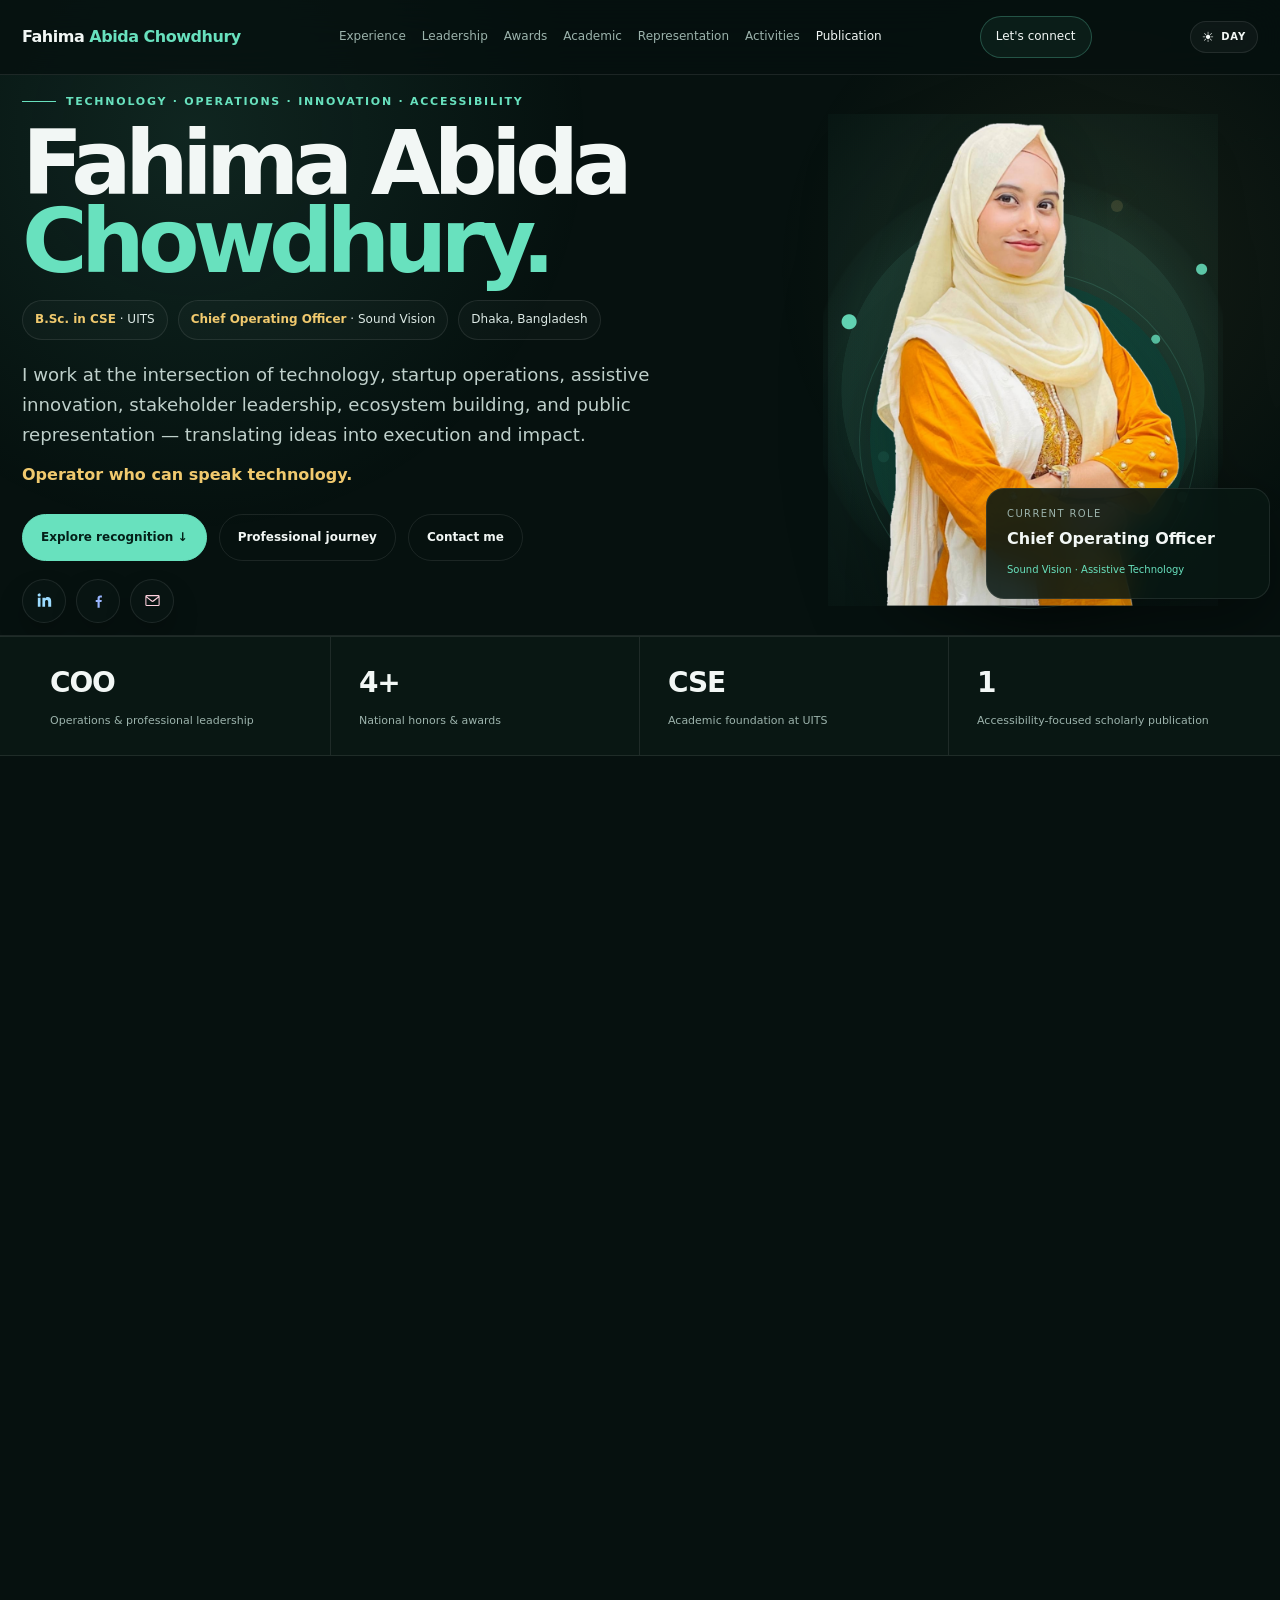
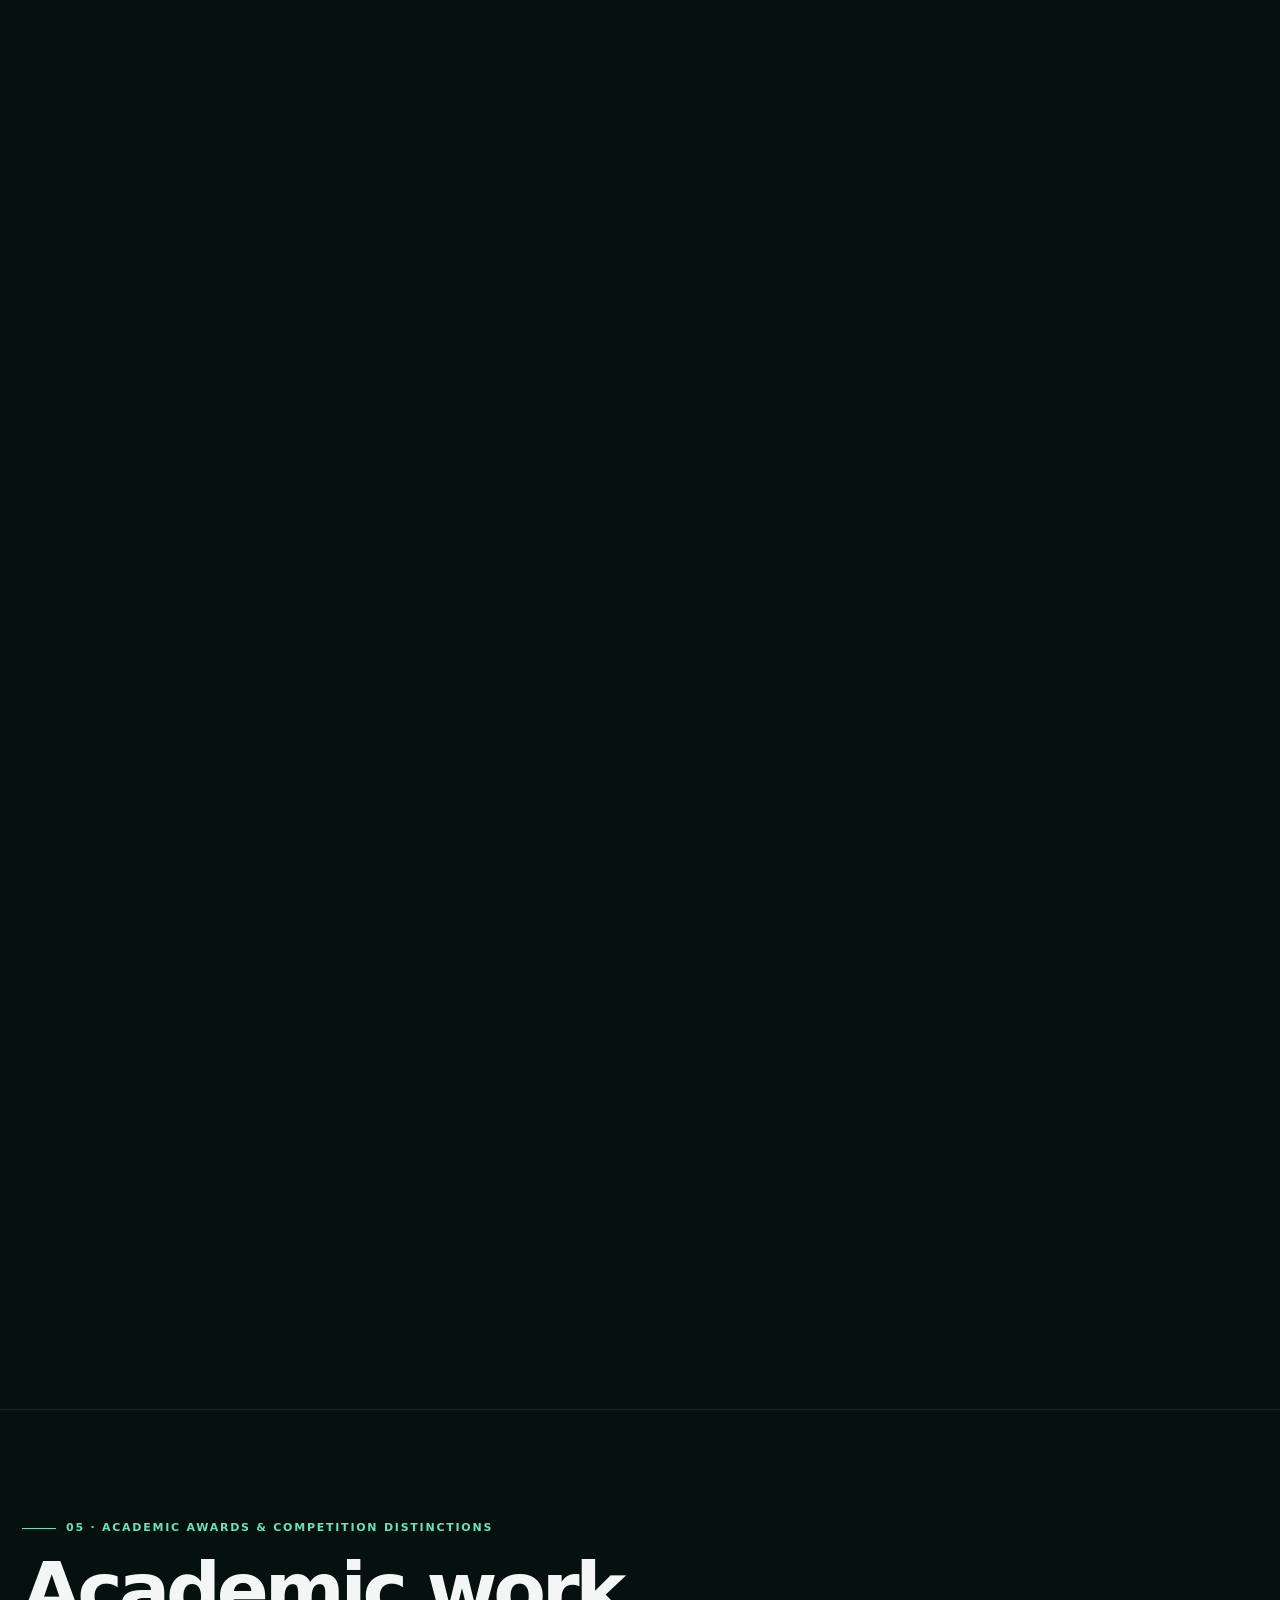
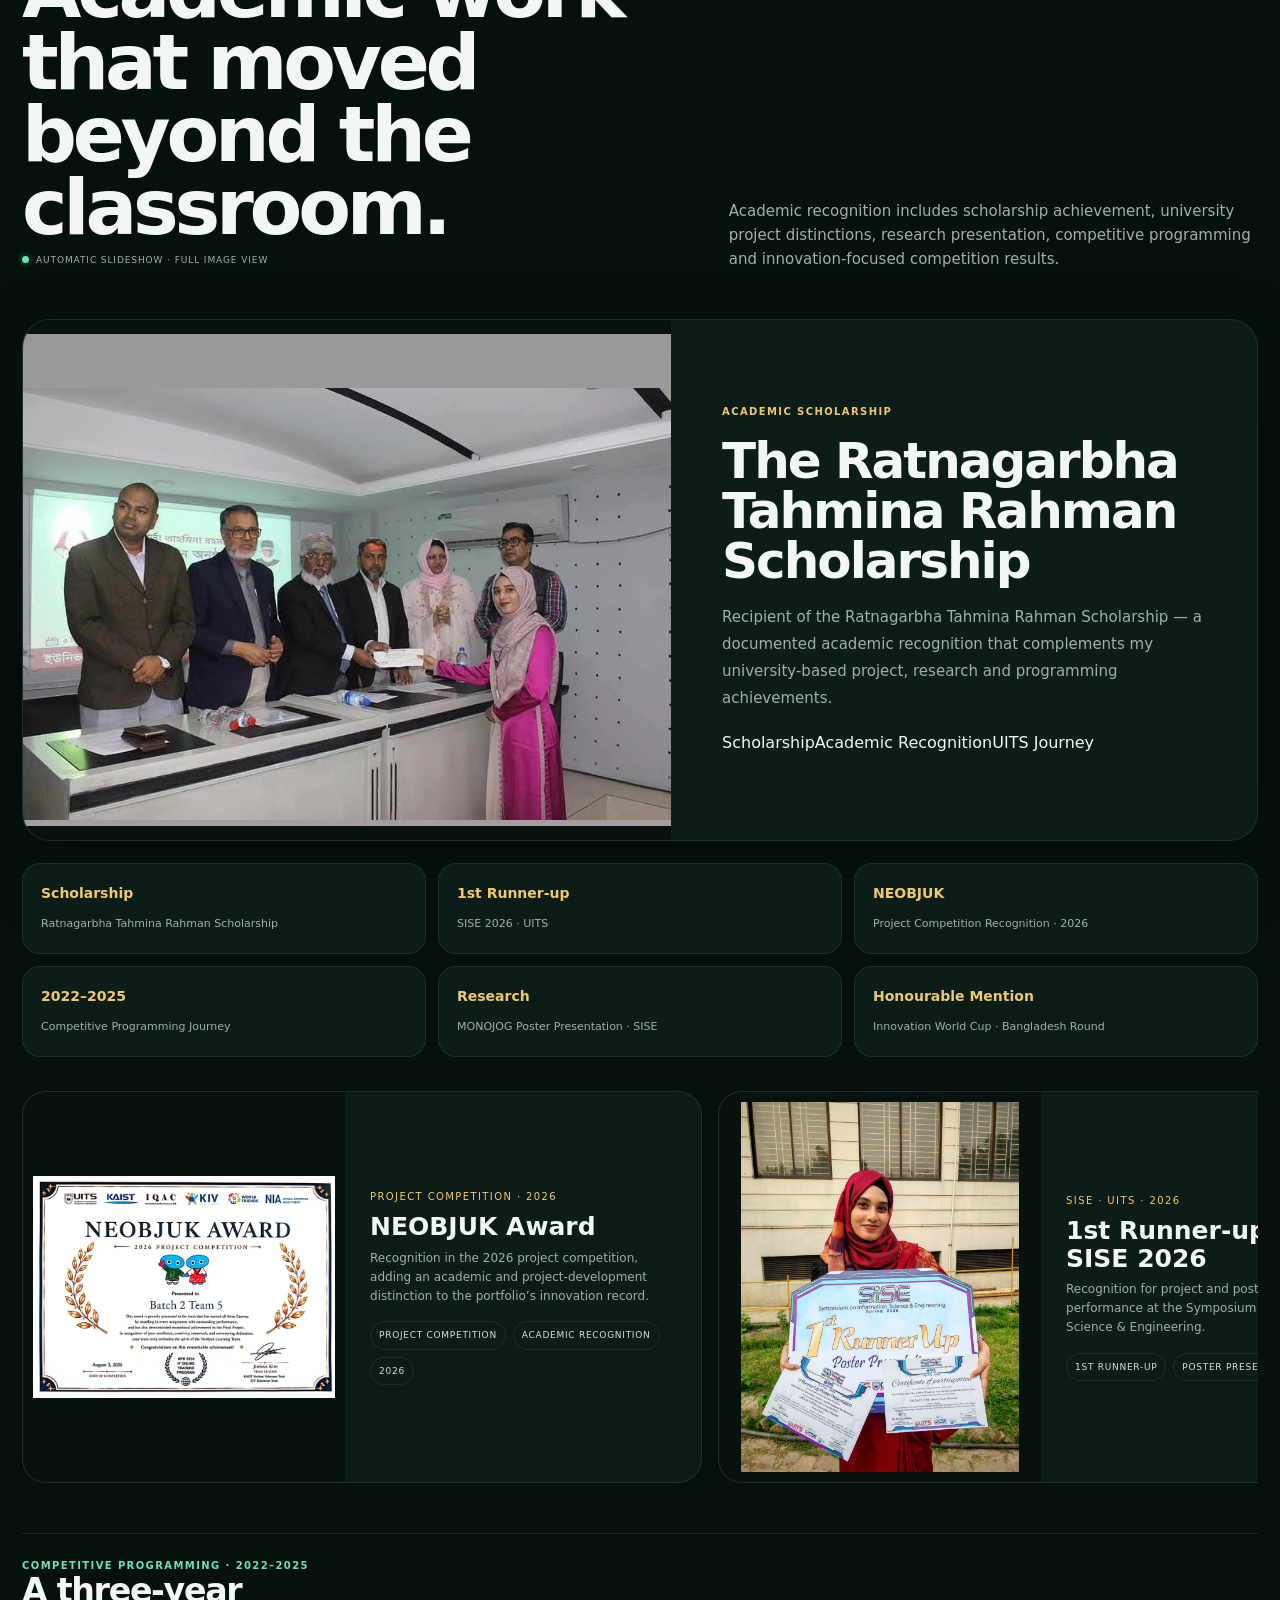
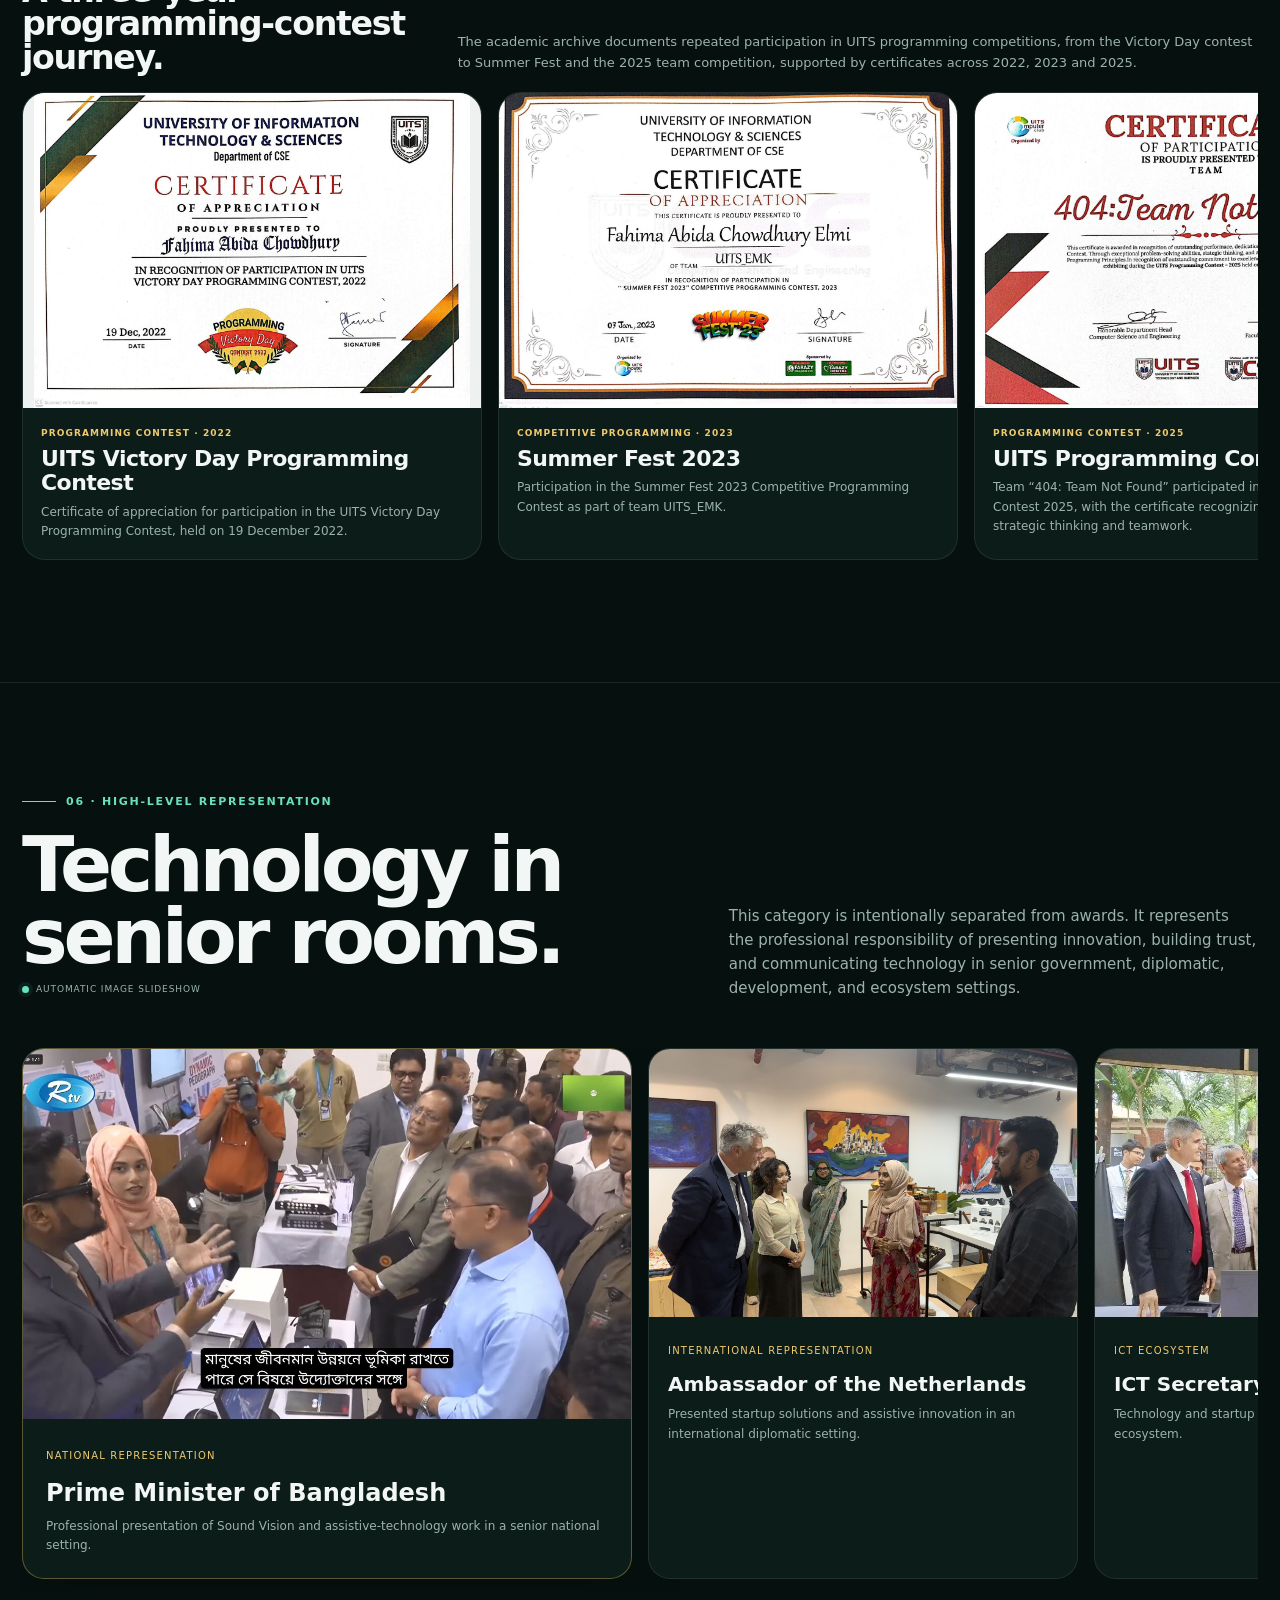
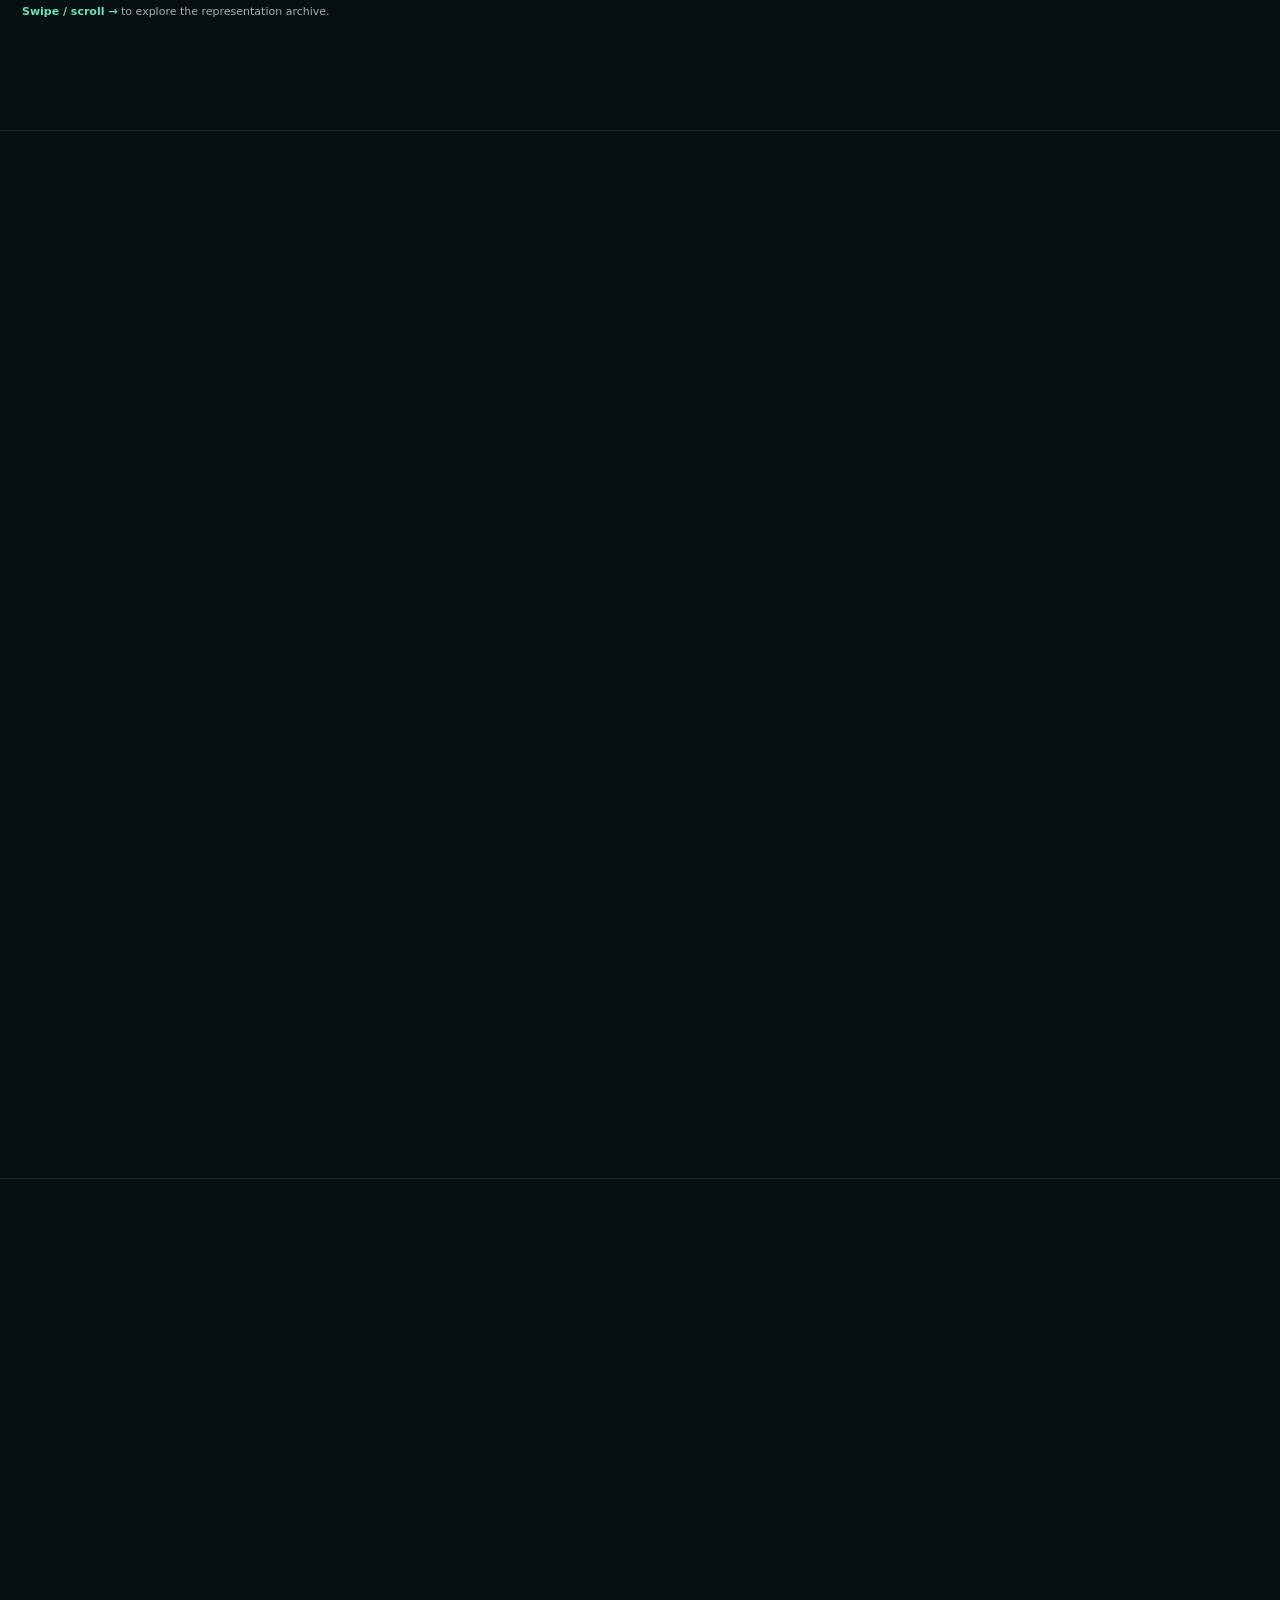
<file: index.html>
<!DOCTYPE html>

<html lang="en">
<head>
<meta charset="utf-8"/>
<meta content="width=device-width,initial-scale=1,viewport-fit=cover" name="viewport"/>
<meta content="#06110f" name="theme-color"/>
<meta name="color-scheme" content="dark light"/>
<title>Fahima Abida Chowdhury — Portfolio | COO · CSE · Innovation &amp; Accessibility</title>
<meta content="Fahima Abida Chowdhury — B.Sc. in CSE at UITS, Chief Operating Officer at Sound Vision; portfolio covering leadership, innovation awards, academic distinctions, startup programs, high-level representation, certificates and accessibility research." name="description"/>
<script>(function(){try{const saved=localStorage.getItem('fac-theme-v2');document.documentElement.dataset.theme=saved||'dark'}catch(e){document.documentElement.dataset.theme='dark'}})();</script>
<link href="styles.css" rel="stylesheet"/></head>
<body>
<div class="progress" id="progress"></div>
<header class="site-header"><div class="container nav"><a class="brand" href="#top">Fahima <span>Abida Chowdhury</span></a><nav aria-label="Primary" class="navlinks"><a href="#experience">Experience</a><a href="#ventures">Leadership</a><a href="#awards">Awards</a><a href="#academic-awards">Academic</a><a href="#representation">Representation</a><a href="#ecosystem">Activities</a><a href="#publication">Publication</a></nav><a class="nav-cta" href="#contact">Let's connect</a><button aria-label="Switch between day and night mode" class="theme-toggle" id="themeToggle" title="Day / Night mode" type="button"><span aria-hidden="true" class="theme-icon">☀</span><span class="theme-label">Day</span></button><button aria-label="Open menu" class="menu" id="menu">☰</button></div><nav class="mobile-nav" id="mobileNav"><a href="#experience">Professional Experience</a><a href="#ventures">Leadership &amp; Teams</a><a href="#awards">Awards, Grants &amp; Recognition</a><a href="#academic-awards">Academic Awards &amp; Distinctions</a><a href="#representation">High-Level Representation</a><a href="#ecosystem">Startup Ecosystem &amp; Events</a><a href="#activities">Co-curricular Leadership</a><a href="#credentials">Certificates &amp; Professional Learning</a><a href="#beyond">Beyond Work</a><a href="#publication">Publication</a><a href="#contact">Contact</a></nav></header>
<main id="top">
<section class="hero"><div class="hero-orbit"></div><div class="container hero-grid"><div><div class="eyebrow">Technology · Operations · Innovation · Accessibility</div><h1>Fahima Abida <span class="accent">Chowdhury.</span></h1><div class="identity"><span><b>B.Sc. in CSE</b> · UITS</span><span><b>Chief Operating Officer</b> · Sound Vision</span><span>Dhaka, Bangladesh</span></div><p class="hero-intro">I work at the intersection of technology, startup operations, assistive innovation, stakeholder leadership, ecosystem building, and public representation — translating ideas into execution and impact.</p><div class="rotate-wrap"><div class="rotate-list"><div>Operator who can speak technology.</div><div>Builder who can lead people.</div><div>Representative who can tell the story.</div><div>Researcher focused on inclusive AI.</div></div></div><div class="actions"><a class="btn primary" href="#awards">Explore recognition ↓</a><a class="btn" href="#experience">Professional journey</a><a class="btn" href="#contact">Contact me</a></div>
<div aria-label="Social links" class="hero-social">
<a aria-label="LinkedIn" class="hero-social-link linkedin" href="https://linkedin.com/in/fahima-chowdhury" rel="noopener noreferrer" target="_blank">
<svg aria-hidden="true" viewbox="0 0 24 24"><path d="M6.94 8.5H3.56V20h3.38V8.5ZM5.25 3A2 2 0 1 0 5.3 7a2 2 0 0 0-.05-4ZM20.44 12.73c0-3.47-1.85-5.08-4.32-5.08a3.74 3.74 0 0 0-3.37 1.85V8.5H9.37c.04.66 0 11.5 0 11.5h3.38v-6.42c0-.34.02-.68.12-.92.27-.68.88-1.38 1.91-1.38 1.35 0 1.89 1.03 1.89 2.54V20H20.44v-7.27Z" fill="currentColor"></path></svg>

</a>
<a aria-label="Facebook" class="hero-social-link facebook" href="https://www.facebook.com/elmi.chowdhury.58" rel="noopener noreferrer" target="_blank">
<svg aria-hidden="true" viewbox="0 0 24 24"><path d="M13.5 21v-7h2.3l.35-2.74H13.5V9.52c0-.79.22-1.33 1.36-1.33H16.3V5.74c-.25-.03-1.08-.1-2.06-.1-2.04 0-3.44 1.24-3.44 3.53v2.09H8.5V14h2.3v7h2.7Z" fill="currentColor"></path></svg>

</a>
<a aria-label="Email" class="hero-social-link email" href="mailto:hima64347@gmail.com">
<svg aria-hidden="true" viewbox="0 0 24 24"><path d="M3 6.75A1.75 1.75 0 0 1 4.75 5h14.5A1.75 1.75 0 0 1 21 6.75v10.5A1.75 1.75 0 0 1 19.25 19H4.75A1.75 1.75 0 0 1 3 17.25V6.75Zm1.79.2 6.66 5.15a.9.9 0 0 0 1.1 0l6.66-5.15a.25.25 0 0 0-.15-.45H4.94a.25.25 0 0 0-.15.45Zm14.71 1.66-5.9 4.56a2.4 2.4 0 0 1-3 0L4.7 8.61a.25.25 0 0 0-.4.2v8.19c0 .41.34.75.75.75h13.9c.41 0 .75-.34.75-.75V8.81a.25.25 0 0 0-.4-.2Z" fill="currentColor"></path></svg>

</a>
</div>
</div><div class="portrait-wrap"><span class="hero-petal petal-6"></span><span class="hero-petal petal-5"></span><span class="hero-petal petal-4"></span><span class="hero-petal petal-3"></span><span class="hero-petal petal-2"></span><span class="hero-petal petal-1"></span><div class="portrait hero-portrait-single"><img class="portrait-single-img" alt="Fahima Abida Chowdhury" decoding="async" loading="eager" fetchpriority="high" src="assets/formal-hero-final.png" width="774" height="1214"/></div><div class="float-card"><small>Current role</small><b>Chief Operating Officer</b><span>Sound Vision · Assistive Technology</span></div></div></div></section>
<div class="stats"><div class="container stats-grid"><div class="stat"><b>COO</b><span>Operations &amp; professional leadership</span></div><div class="stat"><b>4+</b><span>National honors &amp; awards</span></div><div class="stat"><b>CSE</b><span>Academic foundation at UITS</span></div><div class="stat"><b>1</b><span>Accessibility-focused scholarly publication</span></div></div></div>
<section><div class="container reveal"><div class="section-head"><div><div class="kicker">01 · Storyline</div><h2>A portfolio built as a journey.</h2></div><p>Rather than a long résumé page, the experience is organized around the roles I play: engineer, operator, team leader, award-winning innovator, ecosystem participant, representative, researcher, and person beyond work.</p></div><div class="journey"><article><small>01</small><b>Academic Foundation</b><span>B.Sc. CSE · UITS</span></article><article><small>02</small><b>Engineering</b><span>AI Lab Bangladesh</span></article><article><small>03</small><b>COO Leadership</b><span>Sound Vision</span></article><article><small>04</small><b>Recognition</b><span>Awards &amp; grants</span></article><article><small>05</small><b>Representation</b><span>National &amp; international</span></article><article><small>06</small><b>Research</b><span>Accessibility &amp; Agentic AI</span></article></div></div></section>
<section id="experience"><div class="container reveal"><div class="section-head"><div><div class="kicker">02 · Professional Journey</div><h2>From engineering practice to operating leadership.</h2></div><p>My career progression combines technical foundations with organizational execution, stakeholder management, partnerships, public representation, and team coordination.</p></div><div class="timeline"><article class="role"><div class="role-time">2025 — Present</div><div><div class="role-top"><div><div class="role-brand"><div class="logo"><img alt="Sound Vision logo" src="assets/sound-vision-logo.png"/ width="1196" height="171" loading="lazy" decoding="async" fetchpriority="low"></div><div><h3>Chief Operating Officer</h3><div class="org">Sound Vision</div></div></div></div></div><ul><li>Direct business operations, corporate governance, coordination, and strategic execution.</li><li>Manage relationships across government, ICT stakeholders, investors, NGOs, development partners, and the startup ecosystem.</li><li>Represent assistive-technology products at innovation exhibitions, startup programs, and official engagements.</li><li>Coordinate cross-functional teams around product, strategy, partnerships, and public-facing execution.</li></ul></div></article><article class="role"><div class="role-time">Jun 2025 — Jan 2026</div><div><div class="role-brand"><div class="logo"><img alt="AI Lab Bangladesh logo" src="assets/ai-lab-bangladesh-logo.png"/ width="1038" height="488" loading="lazy" decoding="async" fetchpriority="low"></div><div><h3>Assistant Engineer, Intern</h3><div class="org">AI Lab Bangladesh</div></div></div><ul><li>Collected, curated, and annotated structured computer-vision datasets for machine-learning applications.</li><li>Supported model testing, evaluation, and technical documentation with senior engineers.</li></ul></div></article></div>
<div class="subsection-head"><div class="program-label"><small>Workplace perspective</small><b>Operations, coordination &amp; execution</b></div></div>
<div aria-label="Workplace and team operations moments" class="moment-track workplace-grid"><article class="moment-card lightboxable"><img alt="Fahima Abida Chowdhury working in a professional office environment" loading="lazy" src="assets/image-04-a70cb6a974e5.jpg"/ width="1700" height="1275" decoding="async" fetchpriority="low"><div class="moment-copy"><small>Operations in practice</small><h3>From planning to execution</h3><p>A candid workplace moment reflecting day-to-day coordination, documentation, communication and operational execution.</p></div></article><article class="moment-card lightboxable"><img alt="Professional workplace team setting at Sound Vision" loading="lazy" src="assets/image-05-1e2f262a0be7.jpg"/ width="4160" height="2340" decoding="async" fetchpriority="low"><div class="moment-copy"><small>TEAM OPERATIONS</small><h3>Collaboration in practice</h3><p>A workplace team moment reflecting coordination, shared responsibility, and collaborative execution within the startup environment.</p></div></article></div>
</div></section>
<section id="ventures"><div class="container reveal"><div class="section-head"><div><div class="kicker">03 · Leadership &amp; Teams</div><h2>Leadership is visible in the teams behind the work.</h2></div><p>My portfolio is not only about individual recognition. It also documents the teams, initiatives and collaborative environments where I contribute through operations, coordination, technology execution, research and communication.</p></div>
<div class="venture-grid team-grid team-classic">
<article class="venture lightboxable"><img alt="Sound Vision team group photograph" src="assets/image-06-0d88ba065675.jpg"/ width="1080" height="810" loading="lazy" decoding="async" fetchpriority="low"><div class="venture-copy"><small>Startup leadership · Primary team photo</small><h3>Team Sound Vision</h3><p>Working across assistive technology, startup operations, product execution, partnerships, stakeholder coordination and public representation.</p></div></article><article class="venture lightboxable"><img alt="Sound Vision team at an innovation program" src="assets/image-07-f7d799b2539e.jpg"/ width="1600" height="900" loading="lazy" decoding="async" fetchpriority="low"><div class="venture-copy"><small>Sound Vision · Field &amp; ecosystem</small><h3>Building beyond the office</h3><p>Team presence across competitions, innovation programs, public demonstrations and ecosystem engagement.</p></div></article><article class="venture lightboxable"><img alt="Team Monojog" src="assets/team-monojog-new.png"/ width="1200" height="1600" loading="lazy" decoding="async" fetchpriority="low"><div class="venture-copy"><small>Research &amp; product initiative</small><h3>Team Monojog</h3><p>Team Monojog develops an attention monitoring system through collaborative technology and research, combining focus-aware monitoring with accessibility-oriented problem solving and academic presentation.</p></div></article><article class="venture lightboxable"><img alt="Team ProjuktiPro" src="assets/image-09-a0fc7a798883.jpg"/ width="1280" height="960" loading="lazy" decoding="async" fetchpriority="low"><div class="venture-copy"><small>Technology community</small><h3>Team ProjuktiPro</h3><p>Building, learning and contributing within technology-focused communities through teamwork, events and practical initiatives.</p></div></article></div></div></section>
<section id="awards"><div class="container reveal"><div class="section-head"><div><div class="kicker">04 · Awards, Grants &amp; Recognition</div><h2>Recognition backed by evidence.</h2></div><p>A curated recognition record combining national innovation awards, entrepreneurship competitions, project showcases, startup grants and structured innovation programs — now supported by additional evidence from the Drive archive.</p></div><div class="award-shell"><div class="award-stage" id="awardStage"><div class="award-controls"><button aria-label="Previous award" class="circle-btn" id="awardPrev">‹</button><button aria-label="Next award" class="circle-btn" id="awardNext">›</button></div><article class="award-slide active"><div class="award-media lightboxable"><img alt="Best Innovator recognition" src="assets/image-10-507ed2dc7f28.jpg"/ width="1200" height="1600" loading="lazy" decoding="async" fetchpriority="low"></div><div class="award-caption"><small>National Recognition · 2026</small><h3>Best Innovator Award</h3><p>Digital Device &amp; Innovation Expo — recognition for innovation and technology-focused impact.</p></div></article><article class="award-slide"><div class="award-media lightboxable"><img alt="Hult Prize Competition 2026 champion moment at UITS" src="assets/image-11-24147b5c83ad.jpg"/ width="725" height="407" loading="lazy" decoding="async" fetchpriority="low"></div><div class="award-caption"><small>Entrepreneurship Competition · 2026</small><h3>Hult Prize Competition Champion</h3><p>Champion at the Hult Prize Competition 2026 at the University of Information Technology &amp; Sciences (UITS).</p></div></article><article class="award-slide"><div class="award-media lightboxable"><img alt="SISE runner-up recognition" src="assets/image-12-0db9935e3db7.jpg"/ width="960" height="1280" loading="lazy" decoding="async" fetchpriority="low"></div><div class="award-caption"><small>Project Showcase · 2026</small><h3>1st Runner-up at SISE</h3><p>Recognition for technology presentation and project showcase performance.</p></div></article><article class="award-slide"><div class="award-media lightboxable"><img alt="UIHP pre-seed recognition" src="assets/image-13-0655c51d9792.jpg"/ width="864" height="564" loading="lazy" decoding="async" fetchpriority="low"></div><div class="award-caption"><small>Startup Grant &amp; Innovation Program</small><h3>UIHP Pre-seed &amp; Seed Winner</h3><p>Recognition through the University Innovation Hub Program (UIHP), including pre-seed and seed-round milestones within Bangladesh’s startup ecosystem.</p></div></article><article class="award-slide"><div class="award-media lightboxable"><img alt="Accelerating Bangladesh Bootcamp recognition" src="assets/image-14-e381652bc4db.jpg"/ width="1600" height="900" loading="lazy" decoding="async" fetchpriority="low"></div><div class="award-caption"><small>Innovation Bootcamp</small><h3>Accelerating Bangladesh Bootcamp</h3><p>Participation and recognition at the Accelerating Bangladesh Bootcamp, documenting structured startup development and ecosystem exposure.</p></div></article></div><div class="award-list" id="awardTabs"><button class="award-tab active"><span>01</span><b>Best Innovator</b><em>DDI Expo · 2026</em></button><button class="award-tab"><span>02</span><b>Hult Prize Competition</b><em>UITS · Champion · 2026</em></button><button class="award-tab"><span>03</span><b>SISE Runner-up</b><em>2026</em></button><button class="award-tab"><span>04</span><b>UIHP Pre-seed &amp; Seed</b><em>Grant &amp; startup program</em></button><button class="award-tab"><span>05</span><b>Accelerating Bangladesh</b><em>Bootcamp · recognition</em></button></div></div><div class="program-label"><div><h3>Competition &amp; Program Highlights</h3></div><p>More photographs from the Drive archive are grouped by program, so each recognition has a visual story instead of a single isolated image.</p></div><div class="program-highlights">
<article class="program-card lightboxable" data-program-slider="">
<div class="program-media">
<div class="program-frame active"><img alt="Hult Prize Competition 2026 winning moment" src="assets/image-15-fd7313ca4344.jpg"/ width="725" height="407" loading="lazy" decoding="async" fetchpriority="low"></div>
<div class="program-frame"><img alt="Hult Prize UITS 2026 competition photograph" src="assets/image-16-c53e1852f981.jpg"/ width="1600" height="1600" loading="lazy" decoding="async" fetchpriority="low"></div>
</div>
<div class="program-copy"><small>Entrepreneurship · 2026</small><h3>Hult Prize Competition</h3><p>UITS on-campus competition champion. The gallery now includes multiple photographs from the Hult Prize Competition 2026.</p><div class="program-dots"></div></div>
</article>
<article class="program-card lightboxable" data-program-slider="">
<div class="program-media">
<div class="program-frame active"><img alt="UIHP pre-seed winner recognition" src="assets/image-17-274ddeac33bc.jpg"/ width="864" height="564" loading="lazy" decoding="async" fetchpriority="low"></div>
<div class="program-frame"><img alt="UIHP seed round winner recognition" src="assets/image-18-8c48b82ecb50.jpg"/ width="1599" height="1186" loading="lazy" decoding="async" fetchpriority="low"></div>
<div class="program-frame"><img alt="UIHP pre-seed grant recognition" src="assets/image-19-6dc41d5db541.jpg"/ width="960" height="1280" loading="lazy" decoding="async" fetchpriority="low"></div>
</div>
<div class="program-copy"><small>Startup funding &amp; incubation</small><h3>University Innovation Hub Program (UIHP)</h3><p>Pre-seed and seed-round milestones documented across multiple images, reflecting progression through Bangladesh’s university innovation and startup ecosystem.</p><div class="program-dots"></div></div>
</article>
<article class="program-card lightboxable" data-program-slider="">
<div class="program-media">
<div class="program-frame active"><img alt="Award receiving moment at Accelerating Bangladesh Bootcamp" src="assets/image-20-80540f1d463e.jpg"/ width="1800" height="1012" loading="lazy" decoding="async" fetchpriority="low"></div>
<div class="program-frame"><img alt="Accelerating Bangladesh Bootcamp activity" src="assets/image-21-34aecd72f6c6.jpg"/ width="1440" height="810" loading="lazy" decoding="async" fetchpriority="low"></div>
<div class="program-frame"><img alt="Accelerating Bangladesh Bootcamp program photograph" src="assets/image-22-da013f3681a7.jpg"/ width="1600" height="1226" loading="lazy" decoding="async" fetchpriority="low"></div>
</div>
<div class="program-copy"><small>Startup development program</small><h3>Accelerating Bangladesh Bootcamp</h3><p>Bootcamp participation, ecosystem learning and a recognition moment shown through a dedicated three-photo automatic slideshow.</p><div class="program-dots"></div></div>
</article>
</div></div></section><section id="academic-awards"><div class="container reveal"><div class="section-head"><div><div class="kicker">05 · Academic Awards &amp; Competition Distinctions</div><h2>Academic work that moved beyond the classroom.</h2><div class="auto-status">Automatic slideshow · full image view</div></div><p>Academic recognition includes scholarship achievement, university project distinctions, research presentation, competitive programming and innovation-focused competition results.</p></div><div class="academic-feature scholarship-feature lightboxable">
<div class="academic-feature-media"><img alt="The Ratnagarbha Tahmina Rahman Scholarship recognition" loading="lazy" src="assets/image-23-0aac8153e9e5.jpg"/ width="1080" height="820" decoding="async" fetchpriority="low"></div>
<div class="academic-feature-copy">
<small>Academic Scholarship</small>
<h3>The Ratnagarbha Tahmina Rahman Scholarship</h3>
<p>Recipient of the Ratnagarbha Tahmina Rahman Scholarship — a documented academic recognition that complements my university-based project, research and programming achievements.</p>
<div class="cert-tags"><span>Scholarship</span><span>Academic Recognition</span><span>UITS Journey</span></div>
</div>
</div><div class="academic-summary">
<article><b>Scholarship</b><span>Ratnagarbha Tahmina Rahman Scholarship</span></article>
<article><b>1st Runner-up</b><span>SISE 2026 · UITS</span></article>
<article><b>NEOBJUK</b><span>Project Competition Recognition · 2026</span></article>
<article><b>2022–2025</b><span>Competitive Programming Journey</span></article>
<article><b>Research</b><span>MONOJOG Poster Presentation · SISE</span></article>
<article><b>Honourable Mention</b><span>Innovation World Cup · Bangladesh Round</span></article>
</div>
<div class="academic-grid auto-track" data-auto-scroll="true">
<article class="academic-card lightboxable"><div class="academic-media"><img alt="NEOBJUK Award 2026 project competition certificate" src="assets/image-24-905e7a2e483f.jpg"/ width="1700" height="1251" loading="lazy" decoding="async" fetchpriority="low"></div><div class="academic-copy"><small>Project Competition · 2026</small><h3>NEOBJUK Award</h3><p>Recognition in the 2026 project competition, adding an academic and project-development distinction to the portfolio’s innovation record.</p><div class="meta"><span>Project Competition</span><span>Academic Recognition</span><span>2026</span></div></div></article>
<article class="academic-card lightboxable"><div class="academic-media"><img alt="First Runner-up at SISE 2026" src="assets/image-25-662ef29bab53.jpg"/ width="960" height="1280" loading="lazy" decoding="async" fetchpriority="low"></div><div class="academic-copy"><small>SISE · UITS · 2026</small><h3>1st Runner-up at SISE 2026</h3><p>Recognition for project and poster presentation performance at the Symposium on Information Science &amp; Engineering.</p><div class="meta"><span>1st Runner-up</span><span>Poster Presentation</span><span>UITS</span></div></div></article>
<article class="academic-card lightboxable"><div class="academic-media"><img alt="Honourable Mention at Innovation World Cup 2026 Bangladesh National Round" src="assets/image-26-349a240a26e7.jpg"/ width="1700" height="1214" loading="lazy" decoding="async" fetchpriority="low"></div><div class="academic-copy"><small>Innovation World Cup · 2026</small><h3>Honourable Mention</h3><p>Academic and innovation distinction at the Innovation World Cup 2026 — Bangladesh National Round.</p><div class="meta"><span>Honourable Mention</span><span>Innovation</span><span>National Round</span></div></div></article>
<article class="academic-card lightboxable"><div class="academic-media"><img alt="SISE Spring 2026 poster presentation certificate for MONOJOG Smart Queue Assistance" src="assets/image-27-3b5aff7555da.jpg"/ width="1699" height="1215" loading="lazy" decoding="async" fetchpriority="low"></div><div class="academic-copy"><small>Research Presentation · 2026</small><h3>MONOJOG: Smart Queue Assistance</h3><p>Poster presentation at SISE Spring 2026, documenting collaborative research and academic communication around the MONOJOG project.</p><div class="meta"><span>Poster</span><span>Research</span><span>Team Monojog</span></div></div></article>
</div>
<div class="subsection-head programming-head">
<div><small>Competitive Programming · 2022–2025</small><h3>A three-year programming-contest journey.</h3></div>
<p>The academic archive documents repeated participation in UITS programming competitions, from the Victory Day contest to Summer Fest and the 2025 team competition, supported by certificates across 2022, 2023 and 2025.</p>
</div>
<div aria-label="Competitive programming slideshow" class="programming-track auto-track" data-auto-scroll="true"><article class="moment-card lightboxable programming-card"><img alt="UITS Victory Day Programming Contest 2022 certificate" loading="lazy" src="assets/image-28-804a1a637486.jpg"/ width="1500" height="1082" decoding="async" fetchpriority="low"><div class="moment-copy"><small>Programming Contest · 2022</small><h3>UITS Victory Day Programming Contest</h3><p>Certificate of appreciation for participation in the UITS Victory Day Programming Contest, held on 19 December 2022.</p></div></article><article class="moment-card lightboxable programming-card"><img alt="Summer Fest 2023 Competitive Programming Contest certificate" loading="lazy" src="assets/image-29-224171b655b2.jpg"/ width="1500" height="1069" decoding="async" fetchpriority="low"><div class="moment-copy"><small>Competitive Programming · 2023</small><h3>Summer Fest 2023</h3><p>Participation in the Summer Fest 2023 Competitive Programming Contest as part of team UITS_EMK.</p></div></article><article class="moment-card lightboxable programming-card"><img alt="UITS Programming Contest 2025 certificate for team 404 Team Not Found" loading="lazy" src="assets/image-30-a7771306b9c4.jpg"/ width="1500" height="1084" decoding="async" fetchpriority="low"><div class="moment-copy"><small>Programming Contest · 2025</small><h3>UITS Programming Contest 2025</h3><p>Team “404: Team Not Found” participated in the UITS Programming Contest 2025, with the certificate recognizing problem-solving, strategic thinking and teamwork.</p></div></article></div>
</div></section>
<section id="representation"><div class="container reveal"><div class="section-head"><div><div class="kicker">06 · High-Level Representation</div><h2>Technology in senior rooms.</h2><div class="auto-status">Automatic image slideshow</div></div><p>This category is intentionally separated from awards. It represents the professional responsibility of presenting innovation, building trust, and communicating technology in senior government, diplomatic, development, and ecosystem settings.</p></div><div class="rep-track auto-track" data-auto-scroll="true"><article class="rep-card rep-card-featured lightboxable"><img alt="High-level government engagement" src="assets/image-31-a2ad22cba8ee.jpg"/ width="1600" height="720" loading="lazy" decoding="async" fetchpriority="low"><div class="rep-copy"><small>National representation</small><h3>Prime Minister of Bangladesh</h3><p>Professional presentation of Sound Vision and assistive-technology work in a senior national setting.</p></div></article><article class="rep-card lightboxable"><img alt="International diplomatic engagement" src="assets/image-32-f7f89910b8a0.jpg"/ width="1600" height="1200" loading="lazy" decoding="async" fetchpriority="low"><div class="rep-copy"><small>International representation</small><h3>Ambassador of the Netherlands</h3><p>Presented startup solutions and assistive innovation in an international diplomatic setting.</p></div></article><article class="rep-card lightboxable"><img alt="ICT leadership engagement" src="assets/image-33-846ad56b0047.jpg"/ width="1600" height="1205" loading="lazy" decoding="async" fetchpriority="low"><div class="rep-copy"><small>ICT ecosystem</small><h3>ICT Secretary Engagement</h3><p>Technology and startup representation within Bangladesh's ICT ecosystem.</p></div></article><article class="rep-card lightboxable"><img alt="DEIED project leadership engagement" src="assets/image-34-cbb8c1eec9e8.jpg"/ width="1600" height="900" loading="lazy" decoding="async" fetchpriority="low"><div class="rep-copy"><small>Innovation ecosystem</small><h3>DEIED Project Leadership</h3><p>Engagement with national innovation-program leadership.</p></div></article><article class="rep-card lightboxable"><img alt="JICA expert engagement" src="assets/image-35-aab0fb18701b.jpg"/ width="1200" height="1600" loading="lazy" decoding="async" fetchpriority="low"><div class="rep-copy"><small>Development partner</small><h3>JICA Expert Engagement</h3><p>Professional exchange around technology, innovation, and development collaboration.</p></div></article></div><div class="scroll-note"><b>Swipe / scroll →</b> to explore the representation archive.</div></div></section>
<section class="ecosystem" id="ecosystem"><div class="container reveal"><div class="section-head"><div><div class="kicker">07 · Startup Ecosystem &amp; Events</div><h2>Showing up where ideas move.</h2></div><p>Events are not filler: they show active participation in innovation networks, startup learning, community building, partnerships, and public-facing technology ecosystems.</p></div><div class="event-track"><article class="event-card lightboxable orange-compact"><img alt="Orange Corners Bangladesh 5.0" loading="lazy" src="assets/image-36-ac3a9d263bc4.jpg"/ width="864" height="1075" decoding="async" fetchpriority="low"><div class="event-copy"><small>Startup ecosystem · Orange Corners Bangladesh</small><h3>Orange Corners Bangladesh 5.0</h3><p>Entrepreneurship learning, business-model development, networking, and structured startup ecosystem engagement.</p></div></article><article class="event-card lightboxable"><img alt="Digital Device and Innovation Expo" src="assets/image-37-495d90eac042.jpg"/ width="960" height="1280" loading="lazy" decoding="async" fetchpriority="low"><div class="event-copy"><small>Innovation exhibition</small><h3>Digital Device &amp; Innovation Expo</h3><p>Technology exhibition, networking, and innovation representation.</p></div></article><article class="event-card lightboxable"><img alt="DDI Expo gala night" src="assets/image-38-5e0067e78155.jpg"/ width="1600" height="1200" loading="lazy" decoding="async" fetchpriority="low"><div class="event-copy"><small>Community &amp; networking</small><h3>DDI Expo Gala Night</h3><p>Professional networking and ecosystem engagement.</p></div></article></div><div class="scroll-note"><b>Swipe / scroll →</b> for selected ecosystem moments.</div></div></section>
<section id="activities"><div class="container reveal"><div class="section-head"><div><div class="kicker">08 · Co-curricular Leadership</div><h2>Leadership beyond the job description.</h2><div class="auto-status">Automatic image slideshow</div></div><p>Selected roles show initiative outside formal employment — organizing, volunteering, representing communities, and participating in media and career ecosystems.</p></div><div class="activity-grid auto-track" data-auto-scroll="true"><article class="activity lightboxable"><img alt="Innovation World Cup organizer" src="assets/image-39-9a02e3876dcb.jpg"/ width="1280" height="963" loading="lazy" decoding="async" fetchpriority="low"><div><small>Organizer</small><h3>Innovation World Cup</h3><p>Event organization and innovation-community coordination.</p></div></article><article class="activity lightboxable"><img alt="InfoSec Con volunteer" src="assets/image-40-3a3816bac420.jpg"/ width="1600" height="1200" loading="lazy" decoding="async" fetchpriority="low"><div><small>Volunteer · 2025</small><h3>InfoSec Con</h3><p>Community volunteering in a cybersecurity-focused event environment.</p></div></article><article class="activity lightboxable"><img alt="Nextjobz campus ambassador" src="assets/image-41-d28f7477dde4.jpg"/ width="864" height="864" loading="lazy" decoding="async" fetchpriority="low"><div><small>Campus Ambassador</small><h3>Nextjobz</h3><p>Student outreach, community representation, and career ecosystem engagement.</p></div></article><article class="activity lightboxable"><img alt="Podcast participation" src="assets/image-42-e37f649ee83a.jpg"/ width="864" height="855" loading="lazy" decoding="async" fetchpriority="low"><div><small>Media &amp; conversation</small><h3>Podcast Participation</h3><p>Participation in public-facing conversation and knowledge exchange.</p></div></article></div></div></section>
<section id="credentials"><div class="container reveal"><div class="section-head"><div><div class="kicker">09 · Certificates &amp; Professional Learning</div><h2>A growing record of learning, participation and leadership.</h2></div><p>The Drive archive spans multiple years and domains. This automatic slideshow now includes competitive programming certificates alongside academic research, innovation programs, professional learning, international training and leadership credentials.</p></div>
<div class="cert-carousel lightboxable" id="certCarousel"><div class="cert-stage" id="certStage"><article class="cert-slide active"><div class="cert-media"><img alt="Global Corporate and Business Compliance Certificate of Excellence" src="assets/image-43-6e81f07006bf.jpg"/ width="1700" height="1217" loading="lazy" decoding="async" fetchpriority="low"></div><div class="cert-info"><small>Professional Excellence · 2026</small><h3>Certificate of Excellence — Global Corporate &amp; Business Compliance</h3><p>Completed the Global Corporate &amp; Business Compliance Certification Exam with a documented score of 95/100.</p><div class="cert-tags"><span>Professional Learning</span><span>Compliance</span><span>2026</span></div></div></article><article class="cert-slide"><div class="cert-media"><img alt="SISE Spring 2026 MONOJOG Smart Queue Assistance certificate" src="assets/image-27-3b5aff7555da.jpg"/ width="1699" height="1215" loading="lazy" decoding="async" fetchpriority="low"></div><div class="cert-info"><small>Academic Presentation · 2026</small><h3>SISE Spring 2026 — MONOJOG: Smart Queue Assistance</h3><p>Certificate of participation for the MONOJOG poster presentation at the Symposium on Information Science &amp; Engineering, UITS.</p><div class="cert-tags"><span>SISE</span><span>Poster Presentation</span><span>UITS</span></div></div></article><article class="cert-slide"><div class="cert-media"><img alt="3rd Symposium on Information Science and Engineering certificate" src="assets/image-44-c67e4d6d96bb.jpg"/ width="1700" height="1229" loading="lazy" decoding="async" fetchpriority="low"></div><div class="cert-info"><small>Academic Participation · 2026</small><h3>3rd Symposium on Information Science &amp; Engineering</h3><p>Participation certificate from the 3rd SISE, strengthening the academic research and presentation record.</p><div class="cert-tags"><span>Academic</span><span>Research</span><span>2026</span></div></div></article><article class="cert-slide"><div class="cert-media"><img alt="Innovation Bangladesh certificate of appreciation" src="assets/image-45-53a4eb0c7a10.jpg"/ width="1700" height="1350" loading="lazy" decoding="async" fetchpriority="low"></div><div class="cert-info"><small>Innovation Ecosystem · 2025</small><h3>Innovation Bangladesh — Certificate of Appreciation</h3><p>Recognition for active participation across innovation-focused competitive activities and ecosystem programming.</p><div class="cert-tags"><span>Innovation Bangladesh</span><span>Participation</span><span>2025</span></div></div></article><article class="cert-slide"><div class="cert-media"><img alt="Innovation World Cup organizer certificate" src="assets/image-46-362c02befddc.jpg"/ width="1700" height="1229" loading="lazy" decoding="async" fetchpriority="low"></div><div class="cert-info"><small>Leadership · 2026</small><h3>Innovation World Cup — Organizer</h3><p>Certificate of appreciation for serving as an organizer in the Innovation World Cup 2026 — Bangladesh National Round.</p><div class="cert-tags"><span>Organizer</span><span>Leadership</span><span>Innovation World Cup</span></div></div></article><article class="cert-slide"><div class="cert-media"><img alt="Innovation World Cup honourable mention certificate" src="assets/image-26-349a240a26e7.jpg"/ width="1700" height="1214" loading="lazy" decoding="async" fetchpriority="low"></div><div class="cert-info"><small>Competition Recognition · 2026</small><h3>Innovation World Cup — Honourable Mention</h3><p>Honourable Mention at the Innovation World Cup 2026 — Bangladesh National Round.</p><div class="cert-tags"><span>Honourable Mention</span><span>Competition</span><span>2026</span></div></div></article><article class="cert-slide"><div class="cert-media"><img alt="World Invention Competition and Exhibition participation certificate" src="assets/image-47-1f631976e5ab.jpg"/ width="1700" height="1208" loading="lazy" decoding="async" fetchpriority="low"></div><div class="cert-info"><small>International Competition · 2025</small><h3>7th World Invention Competition &amp; Exhibition</h3><p>Certificate of participation in the Tech Startup category at WICE 2025, expanding the portfolio’s international innovation exposure.</p><div class="cert-tags"><span>WICE</span><span>Tech Startup</span><span>International</span></div></div></article><article class="cert-slide"><div class="cert-media"><img alt="University Activation Programme certificate of completion" src="assets/university-activation-certificate-new.png"/ width="1145" height="1700" loading="lazy" decoding="async" fetchpriority="low"></div><div class="cert-info"><small>Government Innovation Program · 2025</small><h3>University Activation Programme</h3><p>Certificate of completion for active participation in the University Activation Programme 2025.</p><div class="cert-tags"><span>University Program</span><span>Innovation</span><span>2025</span></div></div></article><article class="cert-slide"><div class="cert-media"><img alt="KAIST UITS WFK IT Online Training Program certificate" src="assets/image-49-3a241d540631.jpg"/ width="1434" height="1088" loading="lazy" decoding="async" fetchpriority="low"></div><div class="cert-info"><small>International Training · 2026</small><h3>WFK IT Online Training Program — KAIST / UITS</h3><p>Certificate of completion for the 2026 WFK IT Online Training Program involving UITS, KAIST, KIV and international knowledge-exchange partners.</p><div class="cert-tags"><span>KAIST</span><span>IT Training</span><span>2026</span></div></div></article><article class="cert-slide"><div class="cert-media"><img alt="UITS Victory Day Programming Contest 2022 certificate" loading="lazy" src="assets/image-28-804a1a637486.jpg"/ width="1500" height="1082" decoding="async" fetchpriority="low"></div><div class="cert-info"><small>Competitive Programming · 2022</small><h3>UITS Victory Day Programming Contest 2022</h3><p>Certificate of appreciation for participation in the UITS Victory Day Programming Contest on 19 December 2022.</p><div class="cert-tags"><span>Programming</span><span>UITS CSE</span><span>2022</span></div></div></article><article class="cert-slide"><div class="cert-media"><img alt="Summer Fest 2023 Competitive Programming Contest certificate" loading="lazy" src="assets/image-29-224171b655b2.jpg"/ width="1500" height="1069" decoding="async" fetchpriority="low"></div><div class="cert-info"><small>Competitive Programming · 2023</small><h3>Summer Fest 2023 Competitive Programming Contest</h3><p>Participation in the UITS Summer Fest 2023 competitive programming contest as part of team UITS_EMK.</p><div class="cert-tags"><span>Competitive Programming</span><span>Team UITS_EMK</span><span>2023</span></div></div></article><article class="cert-slide"><div class="cert-media"><img alt="UITS Programming Contest 2025 participation certificate" loading="lazy" src="assets/image-30-a7771306b9c4.jpg"/ width="1500" height="1084" decoding="async" fetchpriority="low"></div><div class="cert-info"><small>Competitive Programming · 2025</small><h3>UITS Programming Contest 2025</h3><p>Team “404: Team Not Found” participated in the UITS Programming Contest 2025, with recognition of problem-solving, strategic thinking and teamwork.</p><div class="cert-tags"><span>Programming Contest</span><span>Teamwork</span><span>2025</span></div></div></article><article class="cert-slide"><div class="cert-media"><img alt="University Innovation Hub Program BRAC Innovation Cohort 4 completion certificate" loading="lazy" src="assets/image-51-8a623b9bc926.jpg"/ width="1061" height="1500" decoding="async" fetchpriority="low"></div><div class="cert-info"><small>Innovation Cohort · 2025</small><h3>University Innovation Hub Program — BRAC Innovation Cohort 4</h3><p>Certificate of completion for the Innovation Cohort under the University Innovation Hub Program, organized through DEIED, Bangladesh Hi-Tech Park Authority and the ICT Division.</p><div class="cert-tags"><span>UIHP</span><span>Innovation Cohort</span><span>DEIED · BHTPA · ICT Division</span></div></div></article></div><div class="cert-controls"><div class="cert-nav"><button aria-label="Previous certificate" class="cert-btn" id="certPrev" type="button">‹</button><div aria-label="Choose certificate slide" class="cert-dots" id="certDots"></div><button aria-label="Next certificate" class="cert-btn" id="certNext" type="button">›</button></div><div class="cert-count" id="certCount">01 / 13</div></div></div>
<div class="credential-summary"><article><b>14</b><span>Curated certificates in the automatic gallery</span></article><article><b>2022–2026</b><span>Programming, academic, professional, innovation and international learning</span></article><article><b>Multi-domain</b><span>Programming · Academic · Professional · Innovation · Leadership · International training</span></article></div>
</div></section>
<section id="beyond"><div class="container reveal"><div class="section-head"><div><div class="kicker">10 · Beyond Work</div><h2>A professional portfolio can still feel human.</h2></div><p>A small personal layer makes the portfolio more memorable without diluting the professional story. These interests stay visual and concise.</p></div><div class="beyond beyond-clean"><article class="life-card lightboxable"><img alt="Travel" src="assets/image-52-69b4d4cfe8ff.jpg"/ width="1200" height="1600" loading="lazy" decoding="async" fetchpriority="low"><div><small>Beyond work</small><h3>Travelling</h3><p>Curiosity, new environments, and perspective beyond the office.</p></div></article><article class="life-card lightboxable"><img alt="Cooking" src="assets/image-53-cb80252f7571.jpg"/ width="720" height="1600" loading="lazy" decoding="async" fetchpriority="low"><div><small>Beyond work</small><h3>Cooking</h3><p>Creative focus, experimentation, and the joy of making things.</p></div></article><article class="life-card lightboxable"><img alt="Animal lover" src="assets/image-54-f31af9cff709.jpg"/ width="1200" height="1600" loading="lazy" decoding="async" fetchpriority="low"><div><small>Beyond work</small><h3>Animal Lover</h3><p>A personal interest that brings warmth to the portfolio story.</p></div></article></div></div></section>
<section id="publication"><div class="container reveal"><div class="section-head"><div><div class="kicker">11 · Scholarly Publication</div><h2>Research for accessible technology.</h2></div><p>My professional work extends into accessibility-focused research and inclusive AI.</p></div><article class="publication"><div class="pub-icon">AI</div><div><h3>“Empowering Blind and Low-Vision Learners through an Agentic AI Journalist…”</h3><p>A scholarly publication centered on accessibility, inclusive information access, and the potential of agentic AI to support blind and low-vision learners.</p><div class="tags"><span>Scholarly Publication</span><span>Accessibility</span><span>Agentic AI</span><span>Blind &amp; Low-Vision Learners</span></div></div></article></div></section>
<section id="education"><div class="container reveal"><div class="section-head"><div><div class="kicker">12 · Education &amp; Skills</div><h2>The foundation behind the work.</h2></div><p>Academic credentials, results, and practical capabilities that support my professional and technical journey.</p></div><div class="edu-grid"><div class="education-list"><div class="edu-row"><div><b>B.Sc. in Computer Science &amp; Engineering</b><p>University of Information Technology &amp; Sciences (UITS)</p><span class="edu-result">CGPA 3.90 out of 4.00</span></div><time>2026</time></div><div class="edu-row"><div><b>HSC · Science Group</b><p>Dhaka City College · Dhaka Board</p><span class="edu-result">GPA 5.00 out of 5.00</span></div><time>2020</time></div><div class="edu-row"><div><b>SSC · Science Group</b><p>Motijheel Govt. Girls' High School · Dhaka Board</p><span class="edu-result">GPA 5.00 out of 5.00</span></div><time>2018</time></div></div><div class="skill-groups"><div class="skill-group"><h3>Leadership &amp; Operations</h3><div class="skills"><span>Strategic planning</span><span>Stakeholder management</span><span>Team leadership</span><span>Operations</span><span>Public relations</span><span>Partnerships</span></div></div><div class="skill-group"><h3>Technical</h3><div class="skills"><span>HTML / CSS / JS</span><span>Basic Flutter</span><span>GitHub</span><span>IoT fundamentals</span><span>CV data annotation</span><span>AI workflows</span></div></div><div class="skill-group"><h3>Tools &amp; Communication</h3><div class="skills"><span>Microsoft Office</span><span>Google Workspace</span><span>Canva</span><span>Bangla · Native</span><span>English · Professional</span></div></div></div></div></div></section>
<section id="contact"><div class="container reveal"><div class="contact-box"><div><div class="kicker">13 · Contact</div><h2>Let's build something meaningful.</h2><p>Open to partnerships, professional opportunities, speaking invitations, startup collaborations, and conversations around technology, accessibility, innovation, and ecosystem building.</p></div><div class="contact-links"><a href="mailto:hima64347@gmail.com"><b>hima64347@gmail.com</b><span>Email</span></a><a href="tel:+8801630984163"><b>+880 1630-984163</b><span>Phone</span></a><a href="https://linkedin.com/in/fahima-chowdhury" rel="noopener" target="_blank"><b>LinkedIn ↗</b><span>Profile</span></a><a href="https://www.facebook.com/elmi.chowdhury.58" rel="noopener" target="_blank"><b>Facebook ↗</b><span>Profile</span></a><a href="#top"><b>Dhaka, Bangladesh</b><span>Location</span></a></div></div></div></section>
</main><footer><div class="container">Fahima Abida Chowdhury · B.Sc. in CSE, UITS · Chief Operating Officer, Sound Vision · © 2026</div></footer>
<div aria-hidden="true" class="lightbox" id="lightbox"><button aria-label="Close" id="lightboxClose">×</button><img alt="Expanded portfolio image" id="lightboxImg"/></div>
<script>
const menu=document.getElementById('menu'),mobileNav=document.getElementById('mobileNav');menu.addEventListener('click',()=>mobileNav.classList.toggle('open'));mobileNav.querySelectorAll('a').forEach(a=>a.addEventListener('click',()=>mobileNav.classList.remove('open')));
const io=new IntersectionObserver(es=>es.forEach(e=>{if(e.isIntersecting)e.target.classList.add('show')}),{threshold:.12});document.querySelectorAll('.reveal').forEach(x=>io.observe(x));
const prog=document.getElementById('progress');addEventListener('scroll',()=>{const h=document.documentElement.scrollHeight-innerHeight;prog.style.width=(h?scrollY/h*100:0)+'%'});
const sections=[...document.querySelectorAll('section[id]')],navs=[...document.querySelectorAll('.navlinks a')];const navIO=new IntersectionObserver(es=>es.forEach(e=>{if(e.isIntersecting){navs.forEach(a=>a.classList.toggle('active',a.getAttribute('href')==='#'+e.target.id))}}),{rootMargin:'-35% 0px -55%'});sections.forEach(s=>navIO.observe(s));
const slides=[...document.querySelectorAll('.award-slide')],tabs=[...document.querySelectorAll('.award-tab')];let ai=0,atimer;function showAward(i,reset=true){ai=(i+slides.length)%slides.length;slides.forEach((s,n)=>s.classList.toggle('active',n===ai));tabs.forEach((t,n)=>t.classList.toggle('active',n===ai));if(reset)startAwards()}function startAwards(){clearInterval(atimer);if(!matchMedia('(prefers-reduced-motion: reduce)').matches)atimer=setInterval(()=>showAward(ai+1,false),6000)}tabs.forEach((t,i)=>t.addEventListener('click',()=>showAward(i)));document.getElementById('awardPrev').addEventListener('click',()=>showAward(ai-1));document.getElementById('awardNext').addEventListener('click',()=>showAward(ai+1));document.getElementById('awardStage').addEventListener('mouseenter',()=>clearInterval(atimer));document.getElementById('awardStage').addEventListener('mouseleave',startAwards);startAwards();
let sx=0;document.getElementById('awardStage').addEventListener('touchstart',e=>sx=e.changedTouches[0].clientX,{passive:true});document.getElementById('awardStage').addEventListener('touchend',e=>{const dx=e.changedTouches[0].clientX-sx;if(Math.abs(dx)>45)showAward(ai+(dx<0?1:-1))},{passive:true});
const lb=document.getElementById('lightbox'),lbi=document.getElementById('lightboxImg');document.querySelectorAll('.lightboxable img').forEach(im=>{im.style.cursor='zoom-in';im.addEventListener('click',()=>{lbi.src=im.src;lbi.alt=im.alt;lb.classList.add('open');lb.setAttribute('aria-hidden','false')})});function closeLB(){lb.classList.remove('open');lb.setAttribute('aria-hidden','true');lbi.src=''}document.getElementById('lightboxClose').addEventListener('click',closeLB);lb.addEventListener('click',e=>{if(e.target===lb)closeLB()});addEventListener('keydown',e=>{if(e.key==='Escape')closeLB()});


// Program mini-sliders: Hult Prize Competition, UIHP, Accelerating Bangladesh
[...document.querySelectorAll('[data-program-slider]')].forEach((card,cardIndex)=>{
  const frames=[...card.querySelectorAll('.program-frame')];
  const dotsWrap=card.querySelector('.program-dots');
  if(!frames.length||!dotsWrap)return;
  let idx=0,timer=null;
  frames.forEach((_,i)=>{const b=document.createElement('button');b.type='button';b.className='program-dot'+(i===0?' active':'');b.setAttribute('aria-label','Show image '+(i+1));b.addEventListener('click',()=>show(i,true));dotsWrap.appendChild(b)});
  const dots=[...dotsWrap.querySelectorAll('.program-dot')];
  function show(i,reset=false){idx=(i+frames.length)%frames.length;frames.forEach((f,n)=>f.classList.toggle('active',n===idx));dots.forEach((d,n)=>d.classList.toggle('active',n===idx));if(reset)start()}
  function start(){clearInterval(timer);if(frames.length>1&&!matchMedia('(prefers-reduced-motion: reduce)').matches)timer=setInterval(()=>show(idx+1),4200+cardIndex*500)}
  card.addEventListener('mouseenter',()=>clearInterval(timer));card.addEventListener('mouseleave',start);start();
});

// Certificates automatic slideshow
(()=>{
  const slides=[...document.querySelectorAll('#certStage .cert-slide')],dotsWrap=document.getElementById('certDots'),count=document.getElementById('certCount'),prev=document.getElementById('certPrev'),next=document.getElementById('certNext'),stage=document.getElementById('certStage');
  if(!slides.length||!dotsWrap||!prev||!next||!stage)return;
  let idx=0,timer=null,touchX=0;
  slides.forEach((_,i)=>{const b=document.createElement('button');b.type='button';b.className='cert-dot'+(i===0?' active':'');b.setAttribute('aria-label','Show certificate '+(i+1));b.addEventListener('click',()=>show(i,true));dotsWrap.appendChild(b)});
  const dots=[...dotsWrap.querySelectorAll('.cert-dot')];
  function show(i,reset=false){idx=(i+slides.length)%slides.length;slides.forEach((s,n)=>s.classList.toggle('active',n===idx));dots.forEach((d,n)=>d.classList.toggle('active',n===idx));if(count)count.textContent=String(idx+1).padStart(2,'0')+' / '+String(slides.length).padStart(2,'0');if(reset)start()}
  function start(){clearInterval(timer);if(!matchMedia('(prefers-reduced-motion: reduce)').matches)timer=setInterval(()=>show(idx+1),5200)}
  prev.addEventListener('click',()=>show(idx-1,true));next.addEventListener('click',()=>show(idx+1,true));stage.addEventListener('mouseenter',()=>clearInterval(timer));stage.addEventListener('mouseleave',start);stage.addEventListener('touchstart',e=>touchX=e.changedTouches[0].clientX,{passive:true});stage.addEventListener('touchend',e=>{const dx=e.changedTouches[0].clientX-touchX;if(Math.abs(dx)>45)show(idx+(dx<0?1:-1),true)},{passive:true});show(0);start();
})();


// Day / Night mode
(()=>{
  const btn=document.getElementById('themeToggle');
  const meta=document.querySelector('meta[name="theme-color"]');
  if(!btn)return;
  const icon=btn.querySelector('.theme-icon'),label=btn.querySelector('.theme-label');
  function apply(theme){
    document.documentElement.dataset.theme=theme;
    try{localStorage.setItem('fac-theme-v2',theme)}catch(e){}
    const light=theme==='light';
    if(icon)icon.textContent=light?'☾':'☀';
    if(label)label.textContent=light?'Night':'Day';
    btn.setAttribute('aria-label',light?'Switch to night mode':'Switch to day mode');
    if(meta)meta.setAttribute('content',light?'#f4f7f6':'#06110f');
  }
  apply(document.documentElement.dataset.theme||'dark');
  btn.addEventListener('click',()=>apply(document.documentElement.dataset.theme==='light'?'dark':'light'));
})();

// Generic automatic horizontal galleries used for teams, academic awards, representation,
// ecosystem events, co-curricular activities, workplace moments and beyond-work images.
[...document.querySelectorAll('[data-auto-scroll]')].forEach((track,trackIndex)=>{
  const items=[...track.children];
  if(items.length<2)return;

  let idx=0,timer=null,touching=false,inView=false;

  function resetToFirst(){
    idx=0;
    track.scrollLeft=0;
  }

  function show(i){
    idx=(i+items.length)%items.length;
    const item=items[idx];
    track.scrollTo({left:item.offsetLeft-track.offsetLeft,behavior:'smooth'});
  }

  function stop(){
    clearInterval(timer);
    timer=null;
  }

  function start(){
    stop();
    if(
      inView &&
      !matchMedia('(prefers-reduced-motion: reduce)').matches &&
      !touching
    ){
      timer=setInterval(()=>show(idx+1),4400+(trackIndex%4)*350);
    }
  }

  /* Always enter every gallery from its first card, never from the middle. */
  resetToFirst();

  const observer=new IntersectionObserver(entries=>{
    entries.forEach(entry=>{
      inView=entry.isIntersecting;
      if(inView){
        /* If the section is being entered through navigation, show its first card first. */
        if(track.closest('#academic-awards, #representation')){
          resetToFirst();
        }
        start();
      }else{
        stop();
      }
    });
  },{threshold:.18});

  observer.observe(track);

  track.addEventListener('mouseenter',stop);
  track.addEventListener('mouseleave',start);
  track.addEventListener('touchstart',()=>{touching=true;stop()},{passive:true});
  track.addEventListener('touchend',()=>{touching=false;start()},{passive:true});

  track.addEventListener('scroll',()=>{
    let best=0,bestDist=Infinity;
    items.forEach((it,i)=>{
      const d=Math.abs((it.offsetLeft-track.offsetLeft)-track.scrollLeft);
      if(d<bestDist){bestDist=d;best=i}
    });
    idx=best;
  },{passive:true});
});

/* Prevent browser scroll restoration from reopening horizontal galleries midway. */
window.addEventListener('pageshow',()=>{
  document.querySelectorAll('#academic-awards [data-auto-scroll], #representation [data-auto-scroll]')
    .forEach(track=>{track.scrollLeft=0});
});

/* Anchor navigation: render the section first, then align its true top below the sticky header. */
document.querySelectorAll('a[href="#academic-awards"],a[href="#representation"]').forEach(link=>{
  link.addEventListener('click',e=>{
    const id=link.getAttribute('href');
    const target=document.querySelector(id);
    if(!target)return;
    e.preventDefault();

    target.style.contentVisibility='visible';

    requestAnimationFrame(()=>{
      const header=document.querySelector('.site-header');
      const offset=(header?.offsetHeight||74)+12;
      const top=target.getBoundingClientRect().top+window.scrollY-offset;
      window.scrollTo({top,behavior:'smooth'});

      const track=target.querySelector('[data-auto-scroll]');
      if(track)track.scrollLeft=0;
    });
  });
});
</script>
</body>
</html>
</file>
<file: styles.css>
:root{--bg:#06110f;--bg2:#091713;--panel:#0c1c18;--panel2:#10241f;--text:#f2f7f5;--muted:#9cb3ac;--mint:#68e1be;--mint2:#a4f2dc;--gold:#f0c96e;--line:rgba(255,255,255,.09);--shadow:0 24px 70px rgba(0,0,0,.28);--r:26px;--max:1240px}
*{box-sizing:border-box}html{scroll-behavior:smooth;scroll-padding-top:84px}body{margin:0;background:var(--bg);color:var(--text);font-family:Inter,ui-sans-serif,system-ui,-apple-system,BlinkMacSystemFont,"Segoe UI",sans-serif;line-height:1.6;overflow-x:hidden}body:before{content:"";position:fixed;inset:0;pointer-events:none;background:radial-gradient(circle at 15% 15%,rgba(104,225,190,.10),transparent 30%),radial-gradient(circle at 85% 30%,rgba(240,201,110,.07),transparent 25%);z-index:-2}a{color:inherit;text-decoration:none}img{display:block;max-width:100%}button{font:inherit}.container{width:min(var(--max),calc(100% - 44px));margin:auto}.progress{position:fixed;top:0;left:0;height:2px;width:0;background:linear-gradient(90deg,var(--mint),var(--gold));z-index:9999}.site-header{position:sticky;top:0;z-index:1000;background:rgba(6,17,15,.76);backdrop-filter:blur(18px);border-bottom:1px solid var(--line)}.nav{height:74px;display:flex;align-items:center;justify-content:space-between;gap:22px}.brand{font-weight:800;letter-spacing:-.03em}.brand span{color:var(--mint)}.navlinks{display:flex;gap:20px;align-items:center}.navlinks a{font-size:12px;color:var(--muted);transition:.25s}.navlinks a:hover,.navlinks a.active{color:var(--text)}.nav-cta{font-size:12px;padding:10px 15px;border:1px solid rgba(104,225,190,.28);border-radius:999px;background:rgba(104,225,190,.06)}.menu{display:none;width:42px;height:42px;border:1px solid var(--line);background:transparent;border-radius:12px;color:var(--text)}.mobile-nav{display:none;border-top:1px solid var(--line);padding:12px 22px 20px}.mobile-nav.open{display:grid}.mobile-nav a{padding:10px 0;color:var(--muted);border-bottom:1px solid var(--line)}
.hero{min-height:calc(100vh - 74px);display:grid;align-items:center;position:relative;overflow:hidden}.hero-grid{display:grid;grid-template-columns:1.12fr .88fr;gap:70px;align-items:center;padding:70px 0 90px}.eyebrow,.kicker{display:flex;align-items:center;gap:10px;color:var(--mint);font-size:11px;font-weight:800;letter-spacing:.16em;text-transform:uppercase}.eyebrow:before,.kicker:before{content:"";width:34px;height:1px;background:var(--mint)}h1{font-size:clamp(62px,8vw,118px);line-height:.86;letter-spacing:-.075em;margin:25px 0 28px;font-weight:790}.accent{color:var(--mint)}.hero-intro{font-size:clamp(17px,2vw,21px);max-width:710px;color:#bfd0cb}.identity{display:flex;flex-wrap:wrap;gap:10px;margin:28px 0}.identity span{padding:9px 12px;border:1px solid var(--line);border-radius:999px;background:rgba(255,255,255,.025);font-size:12px;color:#dce9e5}.identity b{color:var(--gold)}.rotate-wrap{height:30px;overflow:hidden;margin:16px 0 0;color:var(--gold);font-weight:700}.rotate-list{animation:roles 12s infinite}.rotate-list div{height:30px}@keyframes roles{0%,18%{transform:translateY(0)}25%,43%{transform:translateY(-30px)}50%,68%{transform:translateY(-60px)}75%,93%{transform:translateY(-90px)}100%{transform:translateY(0)}}.actions{display:flex;flex-wrap:wrap;gap:12px;margin-top:32px}.btn{padding:13px 18px;border-radius:999px;border:1px solid var(--line);font-size:12px;font-weight:800;transition:.25s}.btn.primary{background:var(--mint);color:#042019;border-color:var(--mint)}.btn:hover{transform:translateY(-2px)}.portrait-wrap{position:relative}.portrait{width:min(480px,100%);margin-left:auto;aspect-ratio:4/5;border-radius:34px;overflow:hidden;border:1px solid var(--line);box-shadow:var(--shadow);background:var(--panel)}.portrait img{width:100%;height:100%;object-fit:cover}.float-card{position:absolute;left:-42px;bottom:30px;background:rgba(9,23,19,.92);border:1px solid var(--line);backdrop-filter:blur(15px);padding:18px 20px;border-radius:18px;box-shadow:var(--shadow);max-width:270px}.float-card small{display:block;color:var(--muted);font-size:10px;text-transform:uppercase;letter-spacing:.14em}.float-card b{display:block;font-size:18px;margin:4px 0}.float-card span{color:var(--mint);font-size:12px}.hero-orbit{position:absolute;width:420px;height:420px;border:1px solid rgba(104,225,190,.09);border-radius:50%;right:-210px;top:50px;animation:spin 22s linear infinite}.hero-orbit:after{content:"";position:absolute;width:12px;height:12px;background:var(--gold);border-radius:50%;left:40px;top:62px;box-shadow:0 0 30px var(--gold)}@keyframes spin{to{transform:rotate(360deg)}}
.stats{border-top:1px solid var(--line);border-bottom:1px solid var(--line);background:var(--bg2)}.stats-grid{display:grid;grid-template-columns:repeat(4,1fr)}.stat{padding:24px 28px;border-right:1px solid var(--line)}.stat:last-child{border-right:0}.stat b{display:block;font-size:28px;letter-spacing:-.04em}.stat span{font-size:11px;color:var(--muted)}
section{padding:110px 0;border-bottom:1px solid var(--line)}.section-head{display:grid;grid-template-columns:1.1fr .9fr;gap:60px;align-items:end;margin-bottom:48px}.section-head h2{font-size:clamp(42px,6vw,78px);line-height:.94;letter-spacing:-.055em;margin:18px 0 0}.section-head p{margin:0;color:var(--muted);font-size:15px;max-width:560px}.reveal{opacity:0;transform:translateY(24px);transition:opacity .7s ease,transform .7s ease}.reveal.show{opacity:1;transform:none}
.journey{display:grid;grid-template-columns:repeat(6,1fr);border:1px solid var(--line);border-radius:22px;overflow:hidden}.journey article{padding:22px;min-height:145px;border-right:1px solid var(--line);background:linear-gradient(180deg,rgba(255,255,255,.025),transparent);transition:.28s}.journey article:last-child{border-right:0}.journey article:hover{background:rgba(104,225,190,.05);transform:translateY(-4px)}.journey small{color:var(--gold);font-size:10px}.journey b{display:block;margin:18px 0 5px;font-size:14px}.journey span{font-size:11px;color:var(--muted)}
.timeline{display:grid;gap:16px}.role{display:grid;grid-template-columns:180px 1fr;gap:34px;padding:28px;border:1px solid var(--line);border-radius:22px;background:var(--panel);transition:.3s}.role:hover{border-color:rgba(104,225,190,.24);transform:translateY(-3px)}.role-time{color:var(--gold);font-size:12px;font-weight:800}.role-top{display:flex;align-items:center;justify-content:space-between;gap:18px}.role-brand{display:flex;align-items:center;gap:14px}.logo{width:64px;height:52px;border:1px solid var(--line);border-radius:14px;background:#fff;display:grid;place-items:center;padding:9px}.logo img{max-height:100%;max-width:100%;object-fit:contain}.role h3{font-size:26px;margin:0;letter-spacing:-.03em}.role .org{color:var(--mint);font-weight:700}.role ul{padding-left:18px;color:var(--muted);margin-bottom:0}.role li{margin:6px 0}
.venture-grid{display:grid;grid-template-columns:1.3fr .85fr .85fr;gap:18px}.venture{position:relative;border-radius:24px;overflow:hidden;border:1px solid var(--line);background:var(--panel);min-height:370px}.venture img{width:100%;height:100%;object-fit:cover;transition:transform .6s}.venture:hover img{transform:scale(1.035)}.venture:after{content:"";position:absolute;inset:0;background:linear-gradient(180deg,transparent 32%,rgba(4,13,11,.92) 90%)}.venture-copy{position:absolute;left:22px;right:22px;bottom:20px;z-index:2}.venture-copy small{color:var(--gold);font-size:10px;text-transform:uppercase;letter-spacing:.12em}.venture-copy h3{margin:7px 0 5px;font-size:25px}.venture-copy p{margin:0;color:#c5d4cf;font-size:12px}
.award-shell{display:grid;grid-template-columns:1.12fr .88fr;gap:22px;align-items:stretch}.award-stage{border:1px solid var(--line);border-radius:26px;overflow:hidden;background:var(--panel);position:relative;min-height:620px}.award-slide{display:none;height:100%}.award-slide.active{display:grid;grid-template-rows:1fr auto;animation:fade .55s ease}.award-media{min-height:480px;background:#06100f;display:grid;place-items:center}.award-media img{width:100%;height:100%;max-height:520px;object-fit:contain;padding:12px}.award-caption{padding:24px 26px;border-top:1px solid var(--line)}.award-caption small{color:var(--gold);font-size:10px;letter-spacing:.14em;text-transform:uppercase}.award-caption h3{font-size:28px;margin:7px 0 6px}.award-caption p{margin:0;color:var(--muted);font-size:13px}.award-list{display:grid;gap:10px}.award-tab{border:1px solid var(--line);border-radius:18px;background:var(--panel);padding:18px;text-align:left;color:var(--text);cursor:pointer;transition:.25s}.award-tab.active,.award-tab:hover{background:rgba(104,225,190,.06);border-color:rgba(104,225,190,.26);transform:translateX(-4px)}.award-tab span{color:var(--gold);font-size:10px}.award-tab b{display:block;font-size:15px;margin:4px 0}.award-tab em{font-style:normal;color:var(--muted);font-size:11px}.award-controls{position:absolute;right:16px;top:16px;display:flex;gap:8px;z-index:5}.circle-btn{width:40px;height:40px;border-radius:50%;border:1px solid var(--line);background:rgba(6,17,15,.82);color:var(--text);cursor:pointer}.circle-btn:hover{color:var(--gold)}@keyframes fade{from{opacity:.25;transform:translateX(8px)}to{opacity:1;transform:none}}
.rep-track,.event-track,.credential-track{display:grid;grid-auto-flow:column;grid-auto-columns:minmax(320px,38%);gap:16px;overflow-x:auto;scroll-snap-type:x mandatory;padding-bottom:12px;scrollbar-width:none}.rep-track::-webkit-scrollbar,.event-track::-webkit-scrollbar,.credential-track::-webkit-scrollbar{display:none}.rep-card,.event-card,.cred-card{scroll-snap-align:start;border:1px solid var(--line);border-radius:22px;background:var(--panel);overflow:hidden}.rep-card img,.event-card img{width:100%;aspect-ratio:16/10;object-fit:cover}.rep-copy,.event-copy,.cred-copy{padding:19px}.rep-copy small,.event-copy small,.cred-copy small{color:var(--gold);text-transform:uppercase;font-size:10px;letter-spacing:.12em}.rep-copy h3,.event-copy h3,.cred-copy h3{font-size:20px;margin:7px 0 5px}.rep-copy p,.event-copy p,.cred-copy p{font-size:12px;color:var(--muted);margin:0}.scroll-note{font-size:11px;color:var(--muted);margin-top:12px}.scroll-note b{color:var(--mint)}
.ecosystem{position:relative}.event-track{grid-auto-columns:minmax(300px,31%)}.event-card{transition:.3s}.event-card:hover{transform:translateY(-5px);border-color:rgba(240,201,110,.28)}.event-card img{aspect-ratio:4/3}.activity-grid{display:grid;grid-template-columns:repeat(4,1fr);gap:16px}.activity{border:1px solid var(--line);border-radius:22px;overflow:hidden;background:var(--panel);transition:.3s}.activity:hover{transform:translateY(-5px);border-color:rgba(104,225,190,.25)}.activity img{width:100%;aspect-ratio:4/3;object-fit:cover}.activity div{padding:18px}.activity small{color:var(--gold);font-size:10px;text-transform:uppercase;letter-spacing:.12em}.activity h3{font-size:18px;margin:6px 0 4px}.activity p{font-size:11px;color:var(--muted);margin:0}
.credential-track{grid-auto-columns:minmax(300px,32%)}.cred-card img{width:100%;aspect-ratio:4/3;object-fit:contain;background:#e8eceb;padding:8px}.beyond{display:grid;grid-template-columns:repeat(3,1fr);gap:16px}.life-card{position:relative;overflow:hidden;border-radius:24px;border:1px solid var(--line);min-height:420px}.life-card img{width:100%;height:100%;object-fit:cover;transition:.55s}.life-card:hover img{transform:scale(1.045)}.life-card:after{content:"";position:absolute;inset:0;background:linear-gradient(180deg,transparent 50%,rgba(4,13,11,.9))}.life-card div{position:absolute;left:20px;right:20px;bottom:18px;z-index:2}.life-card small{color:var(--gold);text-transform:uppercase;letter-spacing:.12em;font-size:10px}.life-card h3{font-size:24px;margin:4px 0}.life-card p{margin:0;color:#c6d5d0;font-size:12px}
.publication{display:grid;grid-template-columns:150px 1fr;gap:30px;padding:34px;border:1px solid rgba(104,225,190,.22);background:linear-gradient(135deg,rgba(104,225,190,.08),rgba(240,201,110,.04)),var(--panel);border-radius:26px}.pub-icon{width:130px;aspect-ratio:1;border-radius:24px;border:1px solid rgba(104,225,190,.22);display:grid;place-items:center;color:var(--mint);font-size:38px;font-weight:800}.publication h3{font-size:clamp(26px,3.2vw,42px);line-height:1.14;letter-spacing:-.04em;margin:0}.publication p{color:var(--muted);max-width:830px}.tags{display:flex;flex-wrap:wrap;gap:8px}.tags span{font-size:10px;border:1px solid var(--line);border-radius:999px;padding:7px 10px;color:#d6e2de}
.edu-grid{display:grid;grid-template-columns:1fr 1fr;gap:24px}.education-list,.skill-groups{display:grid;gap:12px}.edu-row,.skill-group{padding:20px;border:1px solid var(--line);border-radius:18px;background:var(--panel)}.edu-row{display:flex;justify-content:space-between;gap:18px}.edu-row b{display:block}.edu-row span,.edu-row p{color:var(--muted);font-size:12px;margin:3px 0 0}.edu-row time{color:var(--gold);font-size:11px}.skill-group h3{font-size:14px;margin:0 0 10px}.skills{display:flex;gap:8px;flex-wrap:wrap}.skills span{padding:7px 9px;background:rgba(255,255,255,.025);border:1px solid var(--line);border-radius:999px;color:#cbdad5;font-size:10px}
.contact-box{display:grid;grid-template-columns:1fr .8fr;gap:40px;padding:42px;border:1px solid var(--line);border-radius:28px;background:linear-gradient(135deg,rgba(104,225,190,.08),transparent),var(--panel)}.contact-box h2{font-size:clamp(44px,6vw,76px);line-height:.94;letter-spacing:-.055em;margin:14px 0}.contact-box p{color:var(--muted);max-width:600px}.contact-links{display:grid;align-content:center;gap:10px}.contact-links a{display:flex;justify-content:space-between;gap:16px;padding:15px 0;border-bottom:1px solid var(--line);font-size:13px}.contact-links span{color:var(--muted)}footer{padding:34px 0 55px;color:var(--muted);font-size:11px}.lightbox{position:fixed;inset:0;z-index:2000;background:rgba(0,0,0,.9);display:none;align-items:center;justify-content:center;padding:24px}.lightbox.open{display:flex}.lightbox img{max-width:min(1200px,94vw);max-height:90vh;object-fit:contain;border-radius:16px}.lightbox button{position:absolute;top:20px;right:20px;width:44px;height:44px;border-radius:50%;border:1px solid rgba(255,255,255,.2);background:#0a1512;color:#fff;font-size:24px}
@media(max-width:1100px){.navlinks{gap:13px}.venture-grid{grid-template-columns:1fr 1fr}.venture:first-child{grid-column:1/-1}.activity-grid{grid-template-columns:1fr 1fr}.journey{grid-template-columns:repeat(3,1fr)}.journey article:nth-child(3){border-right:0}.journey article:nth-child(-n+3){border-bottom:1px solid var(--line)}.award-shell{grid-template-columns:1fr}.award-list{grid-template-columns:repeat(5,1fr)}.award-tab{padding:13px}.award-tab em{display:none}.award-tab b{font-size:12px}}
@media(max-width:860px){.navlinks{display:none}.menu{display:block}.nav-cta{display:none}.hero{min-height:auto}.hero-grid{grid-template-columns:1fr;padding:55px 0 75px;gap:42px}.portrait-wrap{order:-1}.portrait{width:min(390px,88vw);margin:0 auto}.float-card{left:50%;transform:translateX(-50%);bottom:-22px;width:min(300px,86%)}h1{font-size:clamp(56px,14vw,82px)}.section-head{grid-template-columns:1fr;gap:18px}.role{grid-template-columns:1fr}.role-top{align-items:flex-start}.stats-grid{grid-template-columns:1fr 1fr}.stat:nth-child(2){border-right:0}.stat:nth-child(-n+2){border-bottom:1px solid var(--line)}.rep-track,.event-track,.credential-track{grid-auto-columns:minmax(290px,78%)}.publication,.edu-grid,.contact-box{grid-template-columns:1fr}.pub-icon{width:90px}.award-list{grid-template-columns:1fr 1fr 1fr}.beyond{grid-template-columns:1fr}.life-card{min-height:360px}}
@media(max-width:580px){.container{width:calc(100% - 26px)}.nav{height:66px}section{padding:76px 0}.hero-grid{padding:38px 0 62px}.portrait{width:min(320px,91vw);border-radius:24px}h1{font-size:clamp(47px,16vw,66px);margin-top:19px}.hero-intro{font-size:14px}.identity{display:grid}.identity span{font-size:11px}.actions{display:grid}.btn{text-align:center}.stats-grid{grid-template-columns:1fr 1fr}.stat{padding:17px 14px}.stat b{font-size:22px}.section-head h2{font-size:clamp(37px,12vw,51px)}.journey{grid-template-columns:1fr}.journey article{border-right:0!important;border-bottom:1px solid var(--line)!important;min-height:auto}.journey article:last-child{border-bottom:0!important}.venture-grid{grid-template-columns:1fr}.venture:first-child{grid-column:auto}.venture{min-height:330px}.role{padding:20px}.role-top{display:grid}.role h3{font-size:22px}.award-stage{min-height:0}.award-media{min-height:0;aspect-ratio:4/3}.award-media img{max-height:none;padding:7px}.award-caption{padding:18px}.award-caption h3{font-size:22px}.award-list{display:flex;overflow-x:auto;gap:8px;padding-bottom:6px}.award-tab{min-width:190px}.rep-track,.event-track,.credential-track{grid-auto-columns:88%}.activity-grid{grid-template-columns:1fr}.publication{padding:24px}.publication h3{font-size:25px}.edu-row{display:grid}.contact-box{padding:25px}.contact-links a{flex-direction:column;gap:3px}.beyond .life-card{min-height:320px}.hero-orbit{display:none}}
@media(prefers-reduced-motion:reduce){html{scroll-behavior:auto}*,*:before,*:after{animation-duration:.001ms!important;animation-iteration-count:1!important;transition:none!important}.reveal{opacity:1;transform:none}}


/* Expanded Drive-based portfolio enhancements */
.navlinks{gap:16px}.navlinks a{white-space:nowrap}
.venture-grid.team-grid{grid-template-columns:repeat(2,1fr)}
.venture-grid.team-grid .venture{min-height:400px}
.program-label{display:flex;align-items:center;justify-content:space-between;gap:20px;margin:34px 0 16px}.program-label h3{margin:0;font-size:24px;letter-spacing:-.03em}.program-label p{margin:0;color:var(--muted);font-size:12px;max-width:600px}
.program-highlights{display:grid;grid-template-columns:repeat(3,1fr);gap:16px}.program-card{border:1px solid var(--line);border-radius:24px;overflow:hidden;background:var(--panel);transition:.3s}.program-card:hover{transform:translateY(-5px);border-color:rgba(104,225,190,.24)}.program-media{position:relative;aspect-ratio:4/3;overflow:hidden;background:#06100f}.program-frame{position:absolute;inset:0;opacity:0;transform:scale(1.015);transition:opacity .6s ease,transform .8s ease;pointer-events:none}.program-frame.active{opacity:1;transform:none;pointer-events:auto}.program-frame img{width:100%;height:100%;object-fit:contain;background:#06100f;padding:6px}.program-copy{padding:20px}.program-copy small{color:var(--gold);font-size:10px;text-transform:uppercase;letter-spacing:.13em}.program-copy h3{font-size:22px;line-height:1.1;margin:7px 0}.program-copy p{margin:0;color:var(--muted);font-size:12px}.program-dots{display:flex;gap:6px;margin-top:15px}.program-dot{width:8px;height:8px;border-radius:50%;border:0;padding:0;background:rgba(255,255,255,.18);cursor:pointer}.program-dot.active{background:var(--gold);box-shadow:0 0 0 3px rgba(240,201,110,.10)}
.academic-grid{display:grid;grid-template-columns:repeat(2,1fr);gap:18px}.academic-card{display:grid;grid-template-columns:.95fr 1.05fr;border:1px solid var(--line);border-radius:24px;overflow:hidden;background:var(--panel);min-height:330px;transition:.3s}.academic-card:hover{transform:translateY(-5px);border-color:rgba(240,201,110,.28)}.academic-media{background:#07120f;display:grid;place-items:center;min-height:300px}.academic-media img{width:100%;height:100%;max-height:390px;object-fit:contain;padding:10px}.academic-copy{padding:25px;display:flex;flex-direction:column;justify-content:center}.academic-copy small{color:var(--gold);font-size:10px;text-transform:uppercase;letter-spacing:.14em}.academic-copy h3{font-size:25px;line-height:1.1;margin:8px 0}.academic-copy p{font-size:12px;color:var(--muted);margin:0}.academic-copy .meta{display:flex;gap:7px;flex-wrap:wrap;margin-top:15px}.academic-copy .meta span{font-size:9px;text-transform:uppercase;letter-spacing:.08em;border:1px solid var(--line);padding:6px 8px;border-radius:999px;color:#d6e4df}
.cert-carousel{border:1px solid var(--line);border-radius:26px;background:var(--panel);overflow:hidden;position:relative}.cert-stage{position:relative;min-height:560px}.cert-slide{display:none;min-height:560px}.cert-slide.active{display:grid;grid-template-columns:1.15fr .85fr;animation:certFade .55s ease}.cert-media{background:#e8eceb;display:grid;place-items:center;padding:14px;min-height:560px}.cert-media img{width:100%;height:100%;max-height:530px;object-fit:contain}.cert-info{padding:42px 34px;display:flex;flex-direction:column;justify-content:center}.cert-info small{color:var(--gold);font-size:10px;text-transform:uppercase;letter-spacing:.14em}.cert-info h3{font-size:32px;line-height:1.08;margin:9px 0 10px;letter-spacing:-.035em}.cert-info p{margin:0;color:var(--muted);font-size:13px}.cert-info .cert-tags{display:flex;flex-wrap:wrap;gap:7px;margin-top:18px}.cert-info .cert-tags span{font-size:9px;border:1px solid var(--line);border-radius:999px;padding:6px 8px;color:#d9e5e1}.cert-controls{display:flex;align-items:center;justify-content:space-between;gap:18px;padding:14px 18px;border-top:1px solid var(--line);background:rgba(255,255,255,.015)}.cert-nav{display:flex;align-items:center;gap:8px}.cert-btn{width:38px;height:38px;border-radius:50%;border:1px solid var(--line);background:#091713;color:var(--text);cursor:pointer}.cert-btn:hover{color:var(--gold);border-color:rgba(240,201,110,.3)}.cert-dots{display:flex;gap:7px;flex-wrap:wrap}.cert-dot{width:9px;height:9px;border:0;border-radius:50%;background:rgba(255,255,255,.17);padding:0;cursor:pointer}.cert-dot.active{background:var(--mint);box-shadow:0 0 0 3px rgba(104,225,190,.10)}.cert-count{font-size:10px;color:var(--muted);text-transform:uppercase;letter-spacing:.1em}.credential-summary{display:grid;grid-template-columns:repeat(3,1fr);gap:12px;margin-top:14px}.credential-summary article{padding:17px 18px;border:1px solid var(--line);border-radius:17px;background:rgba(255,255,255,.018)}.credential-summary b{display:block;color:var(--gold);font-size:18px}.credential-summary span{font-size:10px;color:var(--muted)}
@keyframes certFade{from{opacity:.25;transform:translateX(10px)}to{opacity:1;transform:none}}
@media(max-width:1180px){.navlinks{gap:10px}.navlinks a{font-size:11px}.program-highlights{grid-template-columns:1fr 1fr}.program-card:last-child{grid-column:1/-1}.academic-card{grid-template-columns:1fr}.academic-media{min-height:320px}}
@media(max-width:860px){.venture-grid.team-grid{grid-template-columns:1fr}.program-highlights{grid-template-columns:1fr}.program-card:last-child{grid-column:auto}.academic-grid{grid-template-columns:1fr}.cert-slide.active{grid-template-columns:1fr}.cert-stage,.cert-slide{min-height:0}.cert-media{min-height:0;aspect-ratio:4/3;padding:8px}.cert-media img{max-height:none}.cert-info{padding:28px 24px}.credential-summary{grid-template-columns:1fr 1fr 1fr}}
@media(max-width:580px){.venture-grid.team-grid .venture{min-height:330px}.program-label{display:grid;gap:6px}.program-copy{padding:17px}.program-copy h3{font-size:20px}.academic-card{min-height:0}.academic-media{min-height:0;aspect-ratio:4/3}.academic-copy{padding:20px}.academic-copy h3{font-size:22px}.cert-info{padding:22px 18px}.cert-info h3{font-size:24px}.cert-controls{display:grid;grid-template-columns:1fr;gap:10px}.cert-count{order:-1}.credential-summary{grid-template-columns:1fr}}

/* Day / Night theme + automatic gallery system */
html[data-theme="light"]{--bg:#f4f7f6;--bg2:#edf2f0;--panel:#ffffff;--panel2:#f7faf9;--text:#0b1c18;--muted:#60746e;--line:rgba(6,17,15,.11);--shadow:0 22px 65px rgba(13,39,32,.10)}
html[data-theme="light"] body:before{background:radial-gradient(circle at 15% 15%,rgba(36,165,132,.08),transparent 34%),radial-gradient(circle at 88% 18%,rgba(207,155,49,.08),transparent 28%)}
html[data-theme="light"] .site-header{background:rgba(244,247,246,.82)}
html[data-theme="light"] .award-media,html[data-theme="light"] .program-media,html[data-theme="light"] .academic-media,html[data-theme="light"] .moment-card img{background:#eef3f1}
html[data-theme="light"] .cert-btn{background:#fff}
html[data-theme="light"] .cert-info .cert-tags span{color:#344a44}
html[data-theme="light"] .theme-toggle{background:#fff}
html[data-theme="light"] .mobile-nav{background:rgba(244,247,246,.98)}
.theme-toggle{display:inline-flex;align-items:center;gap:7px;border:1px solid var(--line);background:rgba(255,255,255,.035);color:var(--text);border-radius:999px;padding:8px 11px;font:700 10px/1 Inter,system-ui;cursor:pointer;transition:.25s;white-space:nowrap}
.theme-toggle:hover{border-color:rgba(104,225,190,.34);transform:translateY(-1px)}
.theme-icon{font-size:14px;line-height:1}.theme-label{letter-spacing:.08em;text-transform:uppercase}
.subsection-head{display:grid;grid-template-columns:1fr .8fr;gap:34px;align-items:end;margin:46px 0 18px;padding-top:30px;border-top:1px solid var(--line)}
.subsection-head small{display:block;color:var(--mint);font-weight:800;text-transform:uppercase;letter-spacing:.14em;font-size:10px;margin-bottom:7px}.subsection-head h3{margin:0;font-size:clamp(28px,4vw,44px);line-height:1;letter-spacing:-.04em}.subsection-head p{margin:0;color:var(--muted);font-size:13px}
.auto-track{display:flex!important;gap:16px!important;overflow-x:auto!important;scroll-snap-type:x mandatory;padding-bottom:12px;scrollbar-width:none;-webkit-overflow-scrolling:touch}.auto-track::-webkit-scrollbar{display:none}.auto-track>*{scroll-snap-align:start;flex-shrink:0}
.team-grid.auto-track .venture{flex-basis:min(520px,86vw);min-height:410px}.academic-grid.auto-track .academic-card{flex-basis:min(680px,90vw)}.rep-track.auto-track .rep-card{flex-basis:min(430px,86vw)}.event-track.auto-track .event-card{flex-basis:min(390px,84vw)}.activity-grid.auto-track .activity{flex-basis:min(350px,84vw)}.beyond.auto-track .life-card{flex-basis:min(390px,84vw)}
.moment-track,.programming-track{display:flex;gap:16px;overflow-x:auto;scroll-snap-type:x mandatory;padding-bottom:12px;scrollbar-width:none}.moment-track::-webkit-scrollbar,.programming-track::-webkit-scrollbar{display:none}
.moment-card{flex:0 0 min(410px,86vw);scroll-snap-align:start;border:1px solid var(--line);border-radius:23px;overflow:hidden;background:var(--panel);transition:.3s;min-height:430px}.moment-card:hover{transform:translateY(-4px);border-color:rgba(104,225,190,.26)}.moment-card img{width:100%;height:300px;object-fit:cover;background:#07120f}.moment-copy{padding:18px}.moment-copy small{display:block;color:var(--gold);font-size:9px;text-transform:uppercase;letter-spacing:.12em;font-weight:800}.moment-copy h3{font-size:22px;line-height:1.1;letter-spacing:-.025em;margin:7px 0}.moment-copy p{margin:0;color:var(--muted);font-size:12px}.programming-card{flex-basis:min(460px,88vw)}.programming-card img{height:315px;object-fit:contain;background:#eef1f0}.programming-card:nth-last-child(-n+2) img{object-fit:cover;background:#07120f}
.auto-status{display:inline-flex;align-items:center;gap:7px;color:var(--muted);font-size:9px;text-transform:uppercase;letter-spacing:.1em;margin-top:9px}.auto-status:before{content:"";width:7px;height:7px;border-radius:50%;background:var(--mint);box-shadow:0 0 0 4px rgba(104,225,190,.08);animation:autoPulse 1.8s infinite}@keyframes autoPulse{50%{opacity:.45;transform:scale(.8)}}
@media(max-width:860px){.theme-label{display:none}.theme-toggle{padding:8px 10px}.subsection-head{grid-template-columns:1fr;gap:10px}.moment-card{min-height:390px}.moment-card img{height:270px}}
@media(max-width:580px){.theme-toggle{margin-left:auto}.moment-card,.programming-card{flex-basis:88vw}.moment-card img,.programming-card img{height:245px}.subsection-head{margin-top:34px;padding-top:24px}}





/* Final refinement pass */
.portrait{aspect-ratio:3/4;max-width:500px}
.portrait img{object-fit:cover;object-position:center 38%}
.float-card{left:18px;bottom:18px;max-width:285px}

.academic-feature{display:grid;grid-template-columns:minmax(0,1.05fr) minmax(320px,.95fr);border:1px solid var(--line);border-radius:28px;overflow:hidden;background:var(--panel);margin:0 0 22px;box-shadow:var(--shadow)}
.academic-feature-media{min-height:520px;background:var(--bg2);display:grid;place-items:center;overflow:hidden}
.academic-feature-media img{width:100%;height:100%;object-fit:contain;background:#07120f}
.academic-feature-copy{padding:clamp(28px,4vw,54px);display:flex;flex-direction:column;justify-content:center}
.academic-feature-copy small{color:var(--gold);text-transform:uppercase;letter-spacing:.14em;font-weight:800;font-size:10px}
.academic-feature-copy h3{font-size:clamp(30px,4vw,50px);line-height:1;margin:16px 0 18px;letter-spacing:-.04em}
.academic-feature-copy p{color:var(--muted);font-size:15px;line-height:1.8;margin:0 0 18px}
.academic-summary{display:grid;grid-template-columns:repeat(3,1fr);gap:12px;margin:0 0 34px}
.academic-summary article{border:1px solid var(--line);border-radius:18px;padding:18px;background:var(--panel)}
.academic-summary b{display:block;color:var(--gold);font-size:14px;margin-bottom:5px}
.academic-summary span{color:var(--muted);font-size:11px;line-height:1.5}
.orange-feature{display:grid!important;grid-template-columns:minmax(0,1.15fr) minmax(320px,.85fr)!important;margin:0 0 28px!important;min-height:560px!important}
.orange-feature .program-media{min-height:560px!important}
.orange-feature .program-frame img{object-fit:contain!important;background:#07120f!important}
.orange-feature .program-copy{padding:clamp(28px,4vw,50px)!important;display:flex;flex-direction:column;justify-content:center}
.orange-feature .program-copy h3{font-size:clamp(34px,4vw,52px)!important;line-height:1!important}

html[data-theme="light"] h1{color:#10251f}
html[data-theme="light"] .hero-intro{color:#405a52}
html[data-theme="light"] .accent{color:#087c5d}
html[data-theme="light"] .identity span{color:#29463e;background:#fff;border-color:rgba(15,70,55,.16)}
html[data-theme="light"] .identity b{color:#9a6800}
html[data-theme="light"] .rotate-wrap{color:#946500}
html[data-theme="light"] .float-card{background:rgba(255,255,255,.94);border-color:rgba(15,70,55,.16);box-shadow:0 18px 50px rgba(16,50,40,.16)}
html[data-theme="light"] .float-card small{color:#61746e}
html[data-theme="light"] .float-card b{color:#10251f}
html[data-theme="light"] .float-card span{color:#087c5d}
html[data-theme="light"] .academic-feature-media img,
html[data-theme="light"] .orange-feature .program-frame img{background:#eef4f1!important}

@media(max-width:900px){
  .academic-feature,.orange-feature{grid-template-columns:1fr!important}
  .academic-feature-media,.orange-feature .program-media{min-height:0!important;aspect-ratio:4/3}
  .academic-summary{grid-template-columns:repeat(2,1fr)}
  .float-card{left:12px;right:12px;bottom:12px;max-width:none}
}
@media(max-width:560px){
  .academic-summary{grid-template-columns:1fr}
  .academic-feature-media,.orange-feature .program-media{aspect-ratio:1/1}
  .portrait{aspect-ratio:3/4}
  .float-card{position:static;margin-top:12px}
}



/* FINAL DAY/NIGHT + HERO PORTRAIT PATCH */
html[data-theme="light"]{
  --bg:#fff9fc;--bg2:#fff2f7;--panel:#ffffff;--panel2:#fff7fa;
  --text:#142441;--muted:#66728a;--mint:#f4317b;--mint2:#ff75a9;
  --gold:#a36c00;--line:rgba(38,42,70,.10);
  --shadow:0 22px 65px rgba(61,48,77,.11)
}
html[data-theme="light"] body:before{
  background:radial-gradient(circle at 12% 12%,rgba(244,49,123,.09),transparent 31%),
             radial-gradient(circle at 88% 18%,rgba(255,117,169,.09),transparent 27%),
             radial-gradient(circle at 72% 78%,rgba(184,158,255,.06),transparent 30%)
}
html[data-theme="light"] .site-header{background:rgba(255,249,252,.86);border-bottom-color:rgba(38,42,70,.08)}
html[data-theme="light"] .brand span,
html[data-theme="light"] .eyebrow,
html[data-theme="light"] .kicker,
html[data-theme="light"] .accent,
html[data-theme="light"] .org,
html[data-theme="light"] .scroll-note b{color:#f4317b}
html[data-theme="light"] .eyebrow:before,
html[data-theme="light"] .kicker:before{background:#f4317b}
html[data-theme="light"] h1{color:#142441}
html[data-theme="light"] .hero-intro{color:#536177}
html[data-theme="light"] .identity span{color:#273850;background:rgba(255,255,255,.92);border-color:rgba(38,42,70,.11)}
html[data-theme="light"] .identity b,
html[data-theme="light"] .rotate-wrap{color:#9a6800}
html[data-theme="light"] .btn.primary{
  background:linear-gradient(135deg,#f4317b,#ff5e9a);border-color:transparent;color:#fff;
  box-shadow:0 12px 32px rgba(244,49,123,.20)
}
html[data-theme="light"] .btn{background:rgba(255,255,255,.85);color:#142441}
html[data-theme="light"] .nav-cta{border-color:rgba(244,49,123,.23);background:rgba(244,49,123,.07)}
html[data-theme="light"] .navlinks a:hover,
html[data-theme="light"] .navlinks a.active{color:#f4317b}
html[data-theme="light"] .theme-toggle{background:#fff;color:#142441;border-color:rgba(38,42,70,.11)}
html[data-theme="light"] .mobile-nav{background:rgba(255,249,252,.98)}
html[data-theme="light"] .role,
html[data-theme="light"] .venture,
html[data-theme="light"] .award-stage,
html[data-theme="light"] .award-tab,
html[data-theme="light"] .rep-card,
html[data-theme="light"] .event-card,
html[data-theme="light"] .cred-card,
html[data-theme="light"] .activity,
html[data-theme="light"] .academic-card,
html[data-theme="light"] .program-card,
html[data-theme="light"] .cert-carousel,
html[data-theme="light"] .edu-row,
html[data-theme="light"] .skill-group,
html[data-theme="light"] .contact-box,
html[data-theme="light"] .academic-summary article{background:#fff}
html[data-theme="light"] .award-media,
html[data-theme="light"] .program-media,
html[data-theme="light"] .academic-media,
html[data-theme="light"] .academic-feature-media,
html[data-theme="light"] .cert-media{background:#fff5f9!important}
html[data-theme="light"] .program-frame img,
html[data-theme="light"] .academic-media img,
html[data-theme="light"] .academic-feature-media img{background:#fff5f9!important}
html[data-theme="light"] .float-card{
  background:rgba(255,255,255,.96);color:#142441;border-color:rgba(38,42,70,.11);
  box-shadow:0 18px 48px rgba(61,48,77,.14)
}
html[data-theme="light"] .float-card small{color:#69758a}
html[data-theme="light"] .float-card b{color:#142441}
html[data-theme="light"] .float-card span{color:#f4317b}

/* HERO: keep layout/text, only make the supplied transparent portrait fit */
.portrait-wrap{
  display:flex;align-items:flex-end;justify-content:center;min-width:0;isolation:isolate;
  position:relative
}
.portrait{
  width:min(350px,100%)!important;height:auto!important;aspect-ratio:auto!important;
  margin:0 auto!important;border:0!important;border-radius:0!important;
  overflow:visible!important;box-shadow:none!important;background:transparent!important;
  position:relative;z-index:2
}
.portrait img{
  width:100%!important;height:auto!important;max-height:500px!important;
  object-fit:contain!important;object-position:center bottom!important;
  background:transparent!important;filter:drop-shadow(0 22px 24px rgba(0,0,0,.12))
}
.portrait-wrap:before{
  content:"";position:absolute;width:min(390px,86%);aspect-ratio:1;border-radius:50%;
  border:1px solid rgba(104,225,190,.42);z-index:0;bottom:38px
}
.portrait-wrap:after{
  content:"";position:absolute;width:13px;height:13px;border-radius:50%;background:var(--mint);
  top:68px;right:11%;box-shadow:-350px 48px 0 2px var(--mint);z-index:0
}
html[data-theme="light"] .portrait-wrap:before{border-color:rgba(244,49,123,.34)}
.float-card{
  left:auto!important;right:-10px!important;bottom:34px!important;max-width:250px!important;
  padding:16px 18px!important;z-index:4
}
.hero-grid{
  grid-template-columns:minmax(0,1.14fr) minmax(320px,.86fr)!important;
  gap:58px!important;padding:58px 0 70px!important
}
@media(max-width:1000px){
  .hero-grid{grid-template-columns:1fr!important;gap:34px!important}
  .portrait-wrap{order:-1;width:min(480px,100%);margin:0 auto;padding-bottom:24px}
  .portrait{width:min(315px,78vw)!important}
  .portrait img{max-height:430px!important}
  .portrait-wrap:before{width:min(340px,82vw);bottom:40px}
  .portrait-wrap:after{display:none}
  .float-card{right:0!important;bottom:0!important;max-width:225px!important}
}
@media(max-width:580px){
  .hero-grid{padding:32px 0 56px!important}
  .portrait-wrap{padding-bottom:16px}
  .portrait{width:min(265px,76vw)!important}
  .portrait img{max-height:355px!important}
  .portrait-wrap:before{width:min(285px,82vw);bottom:30px}
  .float-card{
    position:absolute!important;right:0!important;left:auto!important;bottom:0!important;
    width:min(210px,68vw)!important;margin:0!important;padding:12px 14px!important
  }
  .float-card b{font-size:15px!important}
  .float-card span{font-size:10px!important}
}



/* =========================================================
   FINAL LAYOUT PATCH
   Hero fit + classic team cards + readable hobby + compact OCB
   ========================================================= */

/* HERO: remove excessive vertical gap and keep everything inside viewport */
.hero{
  min-height:calc(100svh - 74px)!important;
  display:block!important;
  overflow:hidden!important;
}
.hero-grid{
  grid-template-columns:minmax(0,1.14fr) minmax(300px,.86fr)!important;
  align-items:center!important;
  gap:48px!important;
  padding:34px 0 42px!important;
  min-height:calc(100svh - 74px);
}
.hero h1{
  font-size:clamp(56px,7vw,104px)!important;
  margin:16px 0 22px!important;
}
.hero-intro{
  font-size:clamp(16px,1.45vw,19px)!important;
  line-height:1.65!important;
}
.identity{margin:20px 0!important}
.actions{margin-top:24px!important}
.rotate-wrap{margin-top:12px!important}

.portrait-wrap{
  position:relative!important;
  display:flex!important;
  align-items:flex-end!important;
  justify-content:center!important;
  min-height:440px!important;
}
.portrait{
  width:min(315px,100%)!important;
  height:auto!important;
  aspect-ratio:auto!important;
  margin:0 auto!important;
  border:0!important;
  border-radius:0!important;
  overflow:visible!important;
  box-shadow:none!important;
  background:transparent!important;
}
.portrait img{
  width:100%!important;
  height:auto!important;
  max-height:430px!important;
  object-fit:contain!important;
  object-position:center bottom!important;
  background:transparent!important;
}
.portrait-wrap:before{
  content:"";
  position:absolute;
  width:355px;
  height:355px;
  border-radius:50%;
  border:1px solid color-mix(in srgb,var(--mint) 48%,transparent);
  z-index:0;
  bottom:34px;
}
.portrait{z-index:2}
.float-card{
  left:auto!important;
  right:0!important;
  bottom:22px!important;
  max-width:230px!important;
  padding:14px 16px!important;
  z-index:4!important;
}
.float-card b{font-size:16px!important}
.float-card span{font-size:11px!important}

/* TEAM: classic full card style; no horizontal break/cropping */
.team-classic{
  display:grid!important;
  grid-template-columns:1fr!important;
  gap:20px!important;
  overflow:visible!important;
}
.team-classic .venture{
  display:grid!important;
  grid-template-columns:minmax(320px,1.05fr) minmax(300px,.95fr)!important;
  min-height:0!important;
  border:1px solid var(--line)!important;
  border-radius:26px!important;
  overflow:hidden!important;
  background:var(--panel)!important;
}
.team-classic .venture img{
  width:100%!important;
  height:100%!important;
  min-height:360px!important;
  max-height:470px!important;
  object-fit:contain!important;
  object-position:center!important;
  background:color-mix(in srgb,var(--panel2) 88%,transparent)!important;
  padding:12px!important;
  transform:none!important;
}
.team-classic .venture:after{display:none!important}
.team-classic .venture-copy{
  position:static!important;
  z-index:auto!important;
  padding:36px!important;
  display:flex!important;
  flex-direction:column!important;
  justify-content:center!important;
  background:var(--panel)!important;
}
.team-classic .venture-copy small{color:var(--gold)!important}
.team-classic .venture-copy h3{
  margin:8px 0 10px!important;
  font-size:clamp(28px,3.2vw,44px)!important;
  color:var(--text)!important;
}
.team-classic .venture-copy p{
  margin:0!important;
  color:var(--muted)!important;
  font-size:14px!important;
  line-height:1.75!important;
}

/* HOBBY: readable text and three clean cards after removing the 2nd image */
.beyond-clean{
  display:grid!important;
  grid-template-columns:repeat(3,1fr)!important;
  gap:18px!important;
  overflow:visible!important;
}
.beyond-clean .life-card{
  min-height:0!important;
  display:grid!important;
  grid-template-rows:auto 1fr!important;
  border:1px solid var(--line)!important;
  background:var(--panel)!important;
  border-radius:24px!important;
  overflow:hidden!important;
}
.beyond-clean .life-card img{
  width:100%!important;
  height:280px!important;
  object-fit:cover!important;
  transform:none!important;
}
.beyond-clean .life-card:after{display:none!important}
.beyond-clean .life-card div{
  position:static!important;
  padding:20px 22px 24px!important;
  background:var(--panel)!important;
}
.beyond-clean .life-card small{color:var(--gold)!important}
.beyond-clean .life-card h3{
  color:var(--text)!important;
  margin:5px 0 7px!important;
  font-size:24px!important;
}
.beyond-clean .life-card p{
  color:var(--muted)!important;
  margin:0!important;
  font-size:13px!important;
  line-height:1.65!important;
}

/* ORANGE CORNERS: same compact event-card visual language as older design */
.orange-compact{
  min-width:0!important;
}
.orange-compact img{
  width:100%!important;
  aspect-ratio:4/3!important;
  object-fit:cover!important;
}
.orange-compact .event-copy{
  padding:19px!important;
}
.orange-compact .event-copy h3{
  font-size:20px!important;
  margin:7px 0 5px!important;
}
.orange-compact .event-copy p{
  font-size:12px!important;
  line-height:1.6!important;
}
#ecosystem .event-track{
  grid-auto-columns:minmax(290px,31%)!important;
}

/* Light mode readability */
html[data-theme="light"] .team-classic .venture-copy,
html[data-theme="light"] .beyond-clean .life-card div{
  background:#fff!important;
}
html[data-theme="light"] .team-classic .venture img{
  background:#fff5f9!important;
}
html[data-theme="light"] .beyond-clean .life-card h3,
html[data-theme="light"] .team-classic .venture-copy h3{
  color:#142441!important;
}
html[data-theme="light"] .beyond-clean .life-card p,
html[data-theme="light"] .team-classic .venture-copy p{
  color:#5e687c!important;
}

/* Responsive */
@media(max-width:900px){
  .hero-grid{
    grid-template-columns:1fr!important;
    min-height:auto!important;
    gap:20px!important;
    padding:30px 0 46px!important;
  }
  .portrait-wrap{
    order:-1;
    min-height:360px!important;
    width:min(430px,100%)!important;
    margin:0 auto!important;
  }
  .portrait{width:min(275px,72vw)!important}
  .portrait img{max-height:360px!important}
  .portrait-wrap:before{width:300px;height:300px;bottom:30px}
  .float-card{right:0!important;bottom:8px!important;max-width:210px!important}

  .team-classic .venture{
    grid-template-columns:1fr!important;
  }
  .team-classic .venture img{
    min-height:0!important;
    height:auto!important;
    max-height:430px!important;
  }
  .team-classic .venture-copy{padding:24px!important}

  .beyond-clean{grid-template-columns:1fr 1fr!important}
}

@media(max-width:580px){
  .hero{min-height:auto!important}
  .hero-grid{padding:22px 0 38px!important}
  .hero h1{font-size:clamp(46px,15vw,64px)!important}
  .portrait-wrap{min-height:315px!important}
  .portrait{width:min(235px,70vw)!important}
  .portrait img{max-height:310px!important}
  .portrait-wrap:before{width:250px;height:250px;bottom:26px}
  .float-card{
    max-width:190px!important;
    padding:11px 13px!important;
    bottom:0!important;
  }
  .float-card b{font-size:14px!important}
  .float-card span{font-size:9px!important}

  .team-classic .venture img{
    max-height:340px!important;
    padding:8px!important;
  }
  .team-classic .venture-copy{padding:20px!important}
  .team-classic .venture-copy h3{font-size:26px!important}

  .beyond-clean{grid-template-columns:1fr!important}
  .beyond-clean .life-card img{height:240px!important}

  #ecosystem .event-track{grid-auto-columns:88%!important}
}


/* =========================================================
   WORKPLACE + EDUCATION FINAL PATCH
   ========================================================= */

.moment-track.workplace-single{
  display:block!important;
  overflow:visible!important;
  padding-bottom:0!important;
}

.moment-track.workplace-single .moment-card{
  width:100%!important;
  max-width:none!important;
  min-height:0!important;
  flex:none!important;
  display:grid!important;
  grid-template-columns:minmax(360px,.92fr) minmax(0,1.08fr)!important;
  align-items:stretch!important;
  border-radius:26px!important;
  overflow:hidden!important;
  background:var(--panel)!important;
}

.moment-track.workplace-single .moment-card img{
  width:100%!important;
  height:100%!important;
  min-height:390px!important;
  max-height:460px!important;
  object-fit:cover!important;
  object-position:center!important;
  background:var(--panel2)!important;
}

.moment-track.workplace-single .moment-copy{
  padding:clamp(32px,5vw,64px)!important;
  display:flex!important;
  flex-direction:column!important;
  justify-content:center!important;
}

.moment-track.workplace-single .moment-copy small{
  font-size:10px!important;
  margin-bottom:8px!important;
}

.moment-track.workplace-single .moment-copy h3{
  font-size:clamp(30px,4vw,48px)!important;
  line-height:1.05!important;
  margin:5px 0 15px!important;
  color:var(--text)!important;
}

.moment-track.workplace-single .moment-copy p{
  font-size:14px!important;
  line-height:1.8!important;
  max-width:620px!important;
}

.subsection-head{
  grid-template-columns:minmax(220px,.65fr) minmax(0,1.35fr)!important;
  gap:24px!important;
  align-items:center!important;
  margin-bottom:22px!important;
}

.subsection-head h3{
  margin:0!important;
}

.edu-result{
  display:inline-flex!important;
  align-items:center!important;
  margin-top:10px!important;
  padding:6px 10px!important;
  border-radius:999px!important;
  border:1px solid color-mix(in srgb,var(--gold) 34%,var(--line))!important;
  background:color-mix(in srgb,var(--gold) 7%,transparent)!important;
  color:var(--gold)!important;
  font-size:11px!important;
  font-weight:800!important;
  letter-spacing:.01em!important;
}

html[data-theme="light"] .edu-result{
  color:#9a6800!important;
  background:rgba(163,108,0,.06)!important;
  border-color:rgba(163,108,0,.20)!important;
}

@media(max-width:900px){
  .moment-track.workplace-single .moment-card{
    grid-template-columns:1fr!important;
  }

  .moment-track.workplace-single .moment-card img{
    min-height:0!important;
    height:auto!important;
    max-height:420px!important;
  }

  .moment-track.workplace-single .moment-copy{
    padding:28px!important;
  }

  .subsection-head{
    grid-template-columns:1fr!important;
    gap:8px!important;
  }
}

@media(max-width:580px){
  .moment-track.workplace-single .moment-copy{
    padding:22px!important;
  }

  .moment-track.workplace-single .moment-copy h3{
    font-size:27px!important;
  }

  .moment-track.workplace-single .moment-copy p{
    font-size:13px!important;
  }
}


/* =========================================================
   WORKPLACE GRID + HERO CIRCLE POSITION PATCH
   ========================================================= */

/* Two workplace cards fill the section instead of leaving blank space */
.workplace-grid{
  display:grid!important;
  grid-template-columns:repeat(2,minmax(0,1fr))!important;
  gap:20px!important;
  overflow:visible!important;
  padding:0!important;
}

.workplace-grid .moment-card{
  display:grid!important;
  grid-template-rows:auto 1fr!important;
  width:100%!important;
  max-width:none!important;
  min-width:0!important;
  border:1px solid var(--line)!important;
  border-radius:24px!important;
  overflow:hidden!important;
  background:var(--panel)!important;
}

.workplace-grid .moment-card img{
  width:100%!important;
  height:330px!important;
  min-height:0!important;
  max-height:none!important;
  object-fit:cover!important;
  object-position:center!important;
  background:var(--panel2)!important;
}

.workplace-grid .moment-copy{
  padding:22px 24px 26px!important;
  display:block!important;
}

.workplace-grid .moment-copy small{
  color:var(--gold)!important;
  font-size:10px!important;
  font-weight:800!important;
  letter-spacing:.12em!important;
  text-transform:uppercase!important;
}

.workplace-grid .moment-copy h3{
  margin:7px 0 7px!important;
  font-size:24px!important;
  line-height:1.15!important;
  color:var(--text)!important;
}

.workplace-grid .moment-copy p{
  margin:0!important;
  color:var(--muted)!important;
  font-size:13px!important;
  line-height:1.65!important;
}

/* Heading becomes compact and visually connected to the cards */
.subsection-head{
  display:flex!important;
  align-items:flex-end!important;
  justify-content:space-between!important;
  gap:22px!important;
  margin:38px 0 18px!important;
  padding-top:24px!important;
}
.subsection-head small{
  margin:0!important;
}
.subsection-head h3{
  margin:0!important;
  font-size:clamp(24px,2.6vw,34px)!important;
}

/* Hero circle slightly higher, as requested */
.portrait-wrap::before{
  top:82px!important;
}
.portrait-wrap::after{
  top:94px!important;
}

/* Keep portrait itself in the current approved position */
.float-card{
  bottom:26px!important;
}

html[data-theme="light"] .workplace-grid .moment-card{
  background:#fff!important;
}
html[data-theme="light"] .workplace-grid .moment-copy{
  background:#fff!important;
}
html[data-theme="light"] .workplace-grid .moment-copy h3{
  color:#142441!important;
}
html[data-theme="light"] .workplace-grid .moment-copy p{
  color:#5e687c!important;
}

@media(max-width:900px){
  .workplace-grid{
    grid-template-columns:1fr!important;
  }
  .workplace-grid .moment-card img{
    height:auto!important;
    max-height:420px!important;
  }
  .subsection-head{
    display:grid!important;
    gap:7px!important;
    align-items:start!important;
  }
  .portrait-wrap::before{
    top:65px!important;
  }
}

@media(max-width:580px){
  .workplace-grid .moment-copy{
    padding:19px!important;
  }
  .workplace-grid .moment-copy h3{
    font-size:22px!important;
  }
  .portrait-wrap::before{
    top:54px!important;
  }
}





/* ================= PORTRAIT SYSTEM ================= */

section.hero .portrait-wrap{
  position:relative!important;
  width:445px!important;
  height:445px!important;
  max-width:100%!important;
  min-height:0!important;

  margin:0 auto!important;
  padding:0!important;

  display:flex!important;
  align-items:center!important;
  justify-content:center!important;

  transform:translateY(-6px)!important;
  overflow:visible!important;
  isolation:isolate!important;
  background:none!important;
}

/* Remove all old pseudo artifacts */
section.hero .portrait-wrap::before,
section.hero .portrait-wrap::after,
section.hero .portrait::before,
section.hero .portrait::after{
  content:""!important;
  position:absolute!important;
}

/* Big soft backdrop circle */
section.hero .portrait-wrap::before{
  width:385px!important;
  height:385px!important;
  left:50%!important;
  top:48px!important;
  transform:translateX(-50%)!important;
  border-radius:50%!important;
  background:radial-gradient(circle at 50% 46%,
      rgba(244,49,123,.12) 0%,
      rgba(244,49,123,.10) 55%,
      rgba(244,49,123,.05) 72%,
      rgba(244,49,123,0) 73%)!important;
  z-index:0!important;
}

/* Outer ring */
section.hero .portrait-wrap::after{
  width:405px!important;
  height:405px!important;
  left:50%!important;
  top:38px!important;
  transform:translateX(-50%)!important;
  border-radius:50%!important;
  border:1.5px solid rgba(244,49,123,.28)!important;
  z-index:1!important;
}

/* Decorative dots */
section.hero .portrait{
  position:relative!important;
  z-index:3!important;

  width:100%!important;
  height:100%!important;
  margin:0!important;
  padding:0!important;

  border:none!important;
  border-radius:0!important;
  overflow:visible!important;
  background:transparent!important;
  box-shadow:none!important;
}

section.hero .portrait::before{
  width:14px!important;
  height:14px!important;
  border-radius:50%!important;
  background:var(--mint)!important;
  left:7px!important;
  top:180px!important;
  z-index:4!important;
}

section.hero .portrait::after{
  width:12px!important;
  height:12px!important;
  border-radius:50%!important;
  background:var(--mint)!important;
  right:26px!important;
  top:116px!important;
  box-shadow:-40px 270px 0 -3px var(--gold)!important;
  z-index:4!important;
}

/* Portrait image itself:
   contain => no head cut
   slight bottom fade => no harsh square ending */
section.hero .portrait img{
  position:absolute!important;
  left:50%!important;
  top:18px!important;
  transform:translateX(-50%)!important;

  width:355px!important;
  height:410px!important;
  max-width:none!important;
  max-height:none!important;

  object-fit:contain!important;
  object-position:center top!important;
  background:transparent!important;
  filter:drop-shadow(0 20px 30px rgba(0,0,0,.10))!important;
  z-index:3!important;

  -webkit-mask-image:linear-gradient(to bottom,
      rgba(0,0,0,1) 0%,
      rgba(0,0,0,1) 84%,
      rgba(0,0,0,.75) 90%,
      rgba(0,0,0,0) 100%);
  mask-image:linear-gradient(to bottom,
      rgba(0,0,0,1) 0%,
      rgba(0,0,0,1) 84%,
      rgba(0,0,0,.75) 90%,
      rgba(0,0,0,0) 100%);
}

/* Role card overlaps from right-bottom, like reference */
section.hero .float-card{
  position:absolute!important;
  z-index:5!important;
  left:auto!important;
  right:-4px!important;
  bottom:56px!important;

  width:225px!important;
  max-width:225px!important;
  padding:15px 17px!important;
  margin:0!important;

  border-radius:18px!important;
  transform:none!important;
}

/* Keep orbit subtle */
section.hero > .hero-orbit{opacity:.42!important}

/* Dark mode ring */
html[data-theme="dark"] section.hero .portrait-wrap::before{
  background:radial-gradient(circle at 50% 46%,
      rgba(104,225,190,.14) 0%,
      rgba(104,225,190,.10) 55%,
      rgba(104,225,190,.05) 72%,
      rgba(104,225,190,0) 73%)!important;
}
html[data-theme="dark"] section.hero .portrait-wrap::after{
  border-color:rgba(104,225,190,.32)!important;
}

/* ================= RESPONSIVE ================= */

@media(max-width:1180px) and (min-width:901px){
  section.hero .hero-grid{
    grid-template-columns:minmax(0,1.12fr) minmax(305px,.88fr)!important;
    gap:38px!important;
    padding:18px 0 24px!important;
  }

  section.hero .portrait-wrap{
    width:395px!important;
    height:395px!important;
  }

  section.hero .portrait-wrap::before{
    width:335px!important;
    height:335px!important;
    top:42px!important;
  }

  section.hero .portrait-wrap::after{
    width:355px!important;
    height:355px!important;
    top:32px!important;
  }

  section.hero .portrait img{
    width:315px!important;
    height:365px!important;
    top:14px!important;
  }

  section.hero .float-card{
    width:210px!important;
    right:0!important;
    bottom:46px!important;
  }
}

@media(max-width:900px){
  section.hero{
    min-height:auto!important;
    overflow:visible!important;
  }

  section.hero .hero-grid{
    min-height:0!important;
    grid-template-columns:1fr!important;
    gap:24px!important;
    padding:24px 0 42px!important;
  }

  section.hero .portrait-wrap{
    order:-1!important;
    width:365px!important;
    height:365px!important;
    transform:none!important;
  }

  section.hero .portrait-wrap::before{
    width:305px!important;
    height:305px!important;
    top:40px!important;
  }

  section.hero .portrait-wrap::after{
    width:325px!important;
    height:325px!important;
    top:30px!important;
  }

  section.hero .portrait img{
    width:288px!important;
    height:340px!important;
    top:10px!important;
  }

  section.hero .float-card{
    width:205px!important;
    right:6px!important;
    bottom:38px!important;
  }
}

@media(max-width:580px){
  section.hero .hero-grid{
    width:calc(100% - 26px)!important;
    padding:18px 0 34px!important;
  }

  section.hero h1{
    font-size:clamp(46px,15vw,62px)!important;
  }

  section.hero .portrait-wrap{
    width:300px!important;
    height:300px!important;
  }

  section.hero .portrait-wrap::before{
    width:248px!important;
    height:248px!important;
    top:34px!important;
  }

  section.hero .portrait-wrap::after{
    width:266px!important;
    height:266px!important;
    top:25px!important;
  }

  section.hero .portrait img{
    width:235px!important;
    height:282px!important;
    top:8px!important;
  }

  section.hero .float-card{
    width:182px!important;
    right:0!important;
    bottom:28px!important;
    padding:10px 12px!important;
  }

  section.hero .float-card b{font-size:14px!important}
  section.hero .float-card span{font-size:9px!important}
}

/* =========================================================
   HERO — CLEAN FINAL VERSION
   One soft circle · full head visible · no square bottom
   ========================================================= */

section.hero{
  padding:0!important;
  min-height:calc(100svh - 74px)!important;
  display:flex!important;
  align-items:center!important;
  overflow:hidden!important;
  position:relative!important;
}

section.hero .hero-grid{
  width:min(var(--max),calc(100% - 44px))!important;
  min-height:calc(100svh - 74px)!important;
  margin:0 auto!important;
  padding:20px 0 28px!important;

  display:grid!important;
  grid-template-columns:minmax(0,1.12fr) minmax(360px,.88fr)!important;
  gap:48px!important;
  align-items:center!important;
}

section.hero .hero-grid > div:first-child{
  padding:0!important;
  margin:0!important;
  align-self:center!important;
}

section.hero .eyebrow{
  margin-bottom:14px!important;
}

section.hero h1{
  margin:12px 0 18px!important;
  font-size:clamp(58px,7vw,104px)!important;
  line-height:.87!important;
}

section.hero .identity{
  margin:18px 0!important;
}

section.hero .hero-intro{
  margin:0!important;
  max-width:720px!important;
  font-size:clamp(16px,1.42vw,19px)!important;
  line-height:1.65!important;
}

section.hero .rotate-wrap{
  margin-top:12px!important;
}

section.hero .actions{
  margin-top:22px!important;
}

/* =========================
   PORTRAIT VISUAL
   ========================= */

section.hero .portrait-wrap{
  position:relative!important;

  width:445px!important;
  height:445px!important;
  min-height:0!important;
  max-width:100%!important;

  margin:0 auto!important;
  padding:0!important;

  display:flex!important;
  align-items:center!important;
  justify-content:center!important;

  transform:translateY(-10px)!important;
  overflow:visible!important;
  isolation:isolate!important;

  background:none!important;
}

/* remove all older decorative pseudo-elements */
section.hero .portrait-wrap::before,
section.hero .portrait-wrap::after,
section.hero .portrait::before,
section.hero .portrait::after{
  content:none!important;
  display:none!important;
}

/* ONE light circle only */
section.hero .portrait-wrap{
  background:
    radial-gradient(
      circle at 50% 50%,
      rgba(244,49,123,.095) 0 67%,
      rgba(244,49,123,.16) 67.3% 67.8%,
      transparent 68.2%
    )!important;
  background-repeat:no-repeat!important;
  background-position:center 28px!important;
  background-size:405px 405px!important;
}

/* portrait container itself stays transparent */
section.hero .portrait{
  position:relative!important;
  z-index:3!important;

  width:100%!important;
  height:100%!important;
  min-width:0!important;
  min-height:0!important;

  margin:0!important;
  padding:0!important;

  border:0!important;
  border-radius:0!important;
  overflow:visible!important;
  background:transparent!important;
  box-shadow:none!important;
  aspect-ratio:auto!important;
}

/* Full head visible: contain, not cover */
section.hero .portrait img{
  position:absolute!important;
  left:50%!important;
  top:0!important;

  width:345px!important;
  height:420px!important;
  max-width:none!important;
  max-height:none!important;

  transform:translateX(-50%)!important;

  object-fit:contain!important;
  object-position:center top!important;

  background:transparent!important;
  filter:drop-shadow(0 18px 28px rgba(0,0,0,.10))!important;

  z-index:3!important;

  /* soft fade removes the hard rectangular bottom */
  -webkit-mask-image:linear-gradient(
    to bottom,
    #000 0%,
    #000 84%,
    rgba(0,0,0,.88) 90%,
    rgba(0,0,0,.45) 95%,
    transparent 100%
  )!important;

  mask-image:linear-gradient(
    to bottom,
    #000 0%,
    #000 84%,
    rgba(0,0,0,.88) 90%,
    rgba(0,0,0,.45) 95%,
    transparent 100%
  )!important;
}

/* independent small decorative dots */
section.hero .portrait-wrap{
  box-shadow:
    -174px -22px 0 -166px var(--mint),
    188px 48px 0 -167px var(--mint)!important;
}

/* role card */
section.hero .float-card{
  position:absolute!important;
  z-index:5!important;

  left:auto!important;
  right:-6px!important;
  bottom:58px!important;

  width:225px!important;
  max-width:225px!important;

  margin:0!important;
  padding:15px 17px!important;

  transform:none!important;
  border-radius:18px!important;
}

section.hero .float-card b{
  font-size:16px!important;
}

section.hero .float-card span{
  font-size:10px!important;
}

/* DAY: very light pink circle */
html[data-theme="light"] section.hero .portrait-wrap{
  background:
    radial-gradient(
      circle at 50% 50%,
      rgba(244,49,123,.075) 0 67%,
      rgba(244,49,123,.18) 67.3% 67.8%,
      transparent 68.2%
    )!important;
  background-repeat:no-repeat!important;
  background-position:center 28px!important;
  background-size:405px 405px!important;
}

/* NIGHT: matching mint circle */
html[data-theme="dark"] section.hero .portrait-wrap{
  background:
    radial-gradient(
      circle at 50% 50%,
      rgba(104,225,190,.075) 0 67%,
      rgba(104,225,190,.22) 67.3% 67.8%,
      transparent 68.2%
    )!important;
  background-repeat:no-repeat!important;
  background-position:center 28px!important;
  background-size:405px 405px!important;
}

/* keep large page orbit subtle */
section.hero > .hero-orbit{
  opacity:.28!important;
}

/* =========================
   LAPTOP
   ========================= */
@media(max-width:1180px) and (min-width:901px){
  section.hero .hero-grid{
    grid-template-columns:minmax(0,1.12fr) minmax(330px,.88fr)!important;
    gap:36px!important;
    padding:18px 0 24px!important;
  }

  section.hero .portrait-wrap{
    width:395px!important;
    height:395px!important;
    background-size:355px 355px!important;
    background-position:center 25px!important;
  }

  section.hero .portrait img{
    width:310px!important;
    height:370px!important;
  }

  section.hero .float-card{
    width:210px!important;
    right:0!important;
    bottom:48px!important;
  }
}

/* =========================
   TABLET
   ========================= */
@media(max-width:900px){
  section.hero{
    min-height:auto!important;
    overflow:visible!important;
  }

  section.hero .hero-grid{
    min-height:0!important;
    grid-template-columns:1fr!important;
    gap:20px!important;
    padding:24px 0 42px!important;
  }

  section.hero .portrait-wrap{
    order:-1!important;
    width:360px!important;
    height:360px!important;
    transform:none!important;
    background-size:320px 320px!important;
    background-position:center 24px!important;
  }

  section.hero .portrait img{
    width:280px!important;
    height:335px!important;
  }

  section.hero .float-card{
    width:200px!important;
    right:4px!important;
    bottom:38px!important;
  }
}

/* =========================
   MOBILE
   ========================= */
@media(max-width:580px){
  section.hero .hero-grid{
    width:calc(100% - 26px)!important;
    padding:18px 0 34px!important;
  }

  section.hero h1{
    font-size:clamp(46px,15vw,62px)!important;
  }

  section.hero .portrait-wrap{
    width:295px!important;
    height:295px!important;
    background-size:260px 260px!important;
    background-position:center 20px!important;
  }

  section.hero .portrait img{
    width:228px!important;
    height:276px!important;
  }

  section.hero .float-card{
    width:178px!important;
    right:0!important;
    bottom:27px!important;
    padding:10px 12px!important;
  }

  section.hero .float-card b{
    font-size:14px!important;
  }

  section.hero .float-card span{
    font-size:9px!important;
  }
}


/* =========================================================
   HERO PORTRAIT FIT TWEAK
   - reduce left-hand crop
   - keep lower body inside frame better
   ========================================================= */

section.hero .portrait img{
  left:52% !important;
  top:8px !important;

  width:326px !important;
  height:392px !important;

  object-fit:contain !important;
  object-position:center top !important;

  -webkit-mask-image:linear-gradient(
    to bottom,
    #000 0%,
    #000 86%,
    rgba(0,0,0,.82) 92%,
    rgba(0,0,0,.40) 97%,
    transparent 100%
  ) !important;

  mask-image:linear-gradient(
    to bottom,
    #000 0%,
    #000 86%,
    rgba(0,0,0,.82) 92%,
    rgba(0,0,0,.40) 97%,
    transparent 100%
  ) !important;
}

/* move role card a touch lower/right so it doesn't hide the torso too much */
section.hero .float-card{
  right:-2px !important;
  bottom:50px !important;
}

/* laptop */
@media(max-width:1180px) and (min-width:901px){
  section.hero .portrait img{
    left:52% !important;
    top:10px !important;
    width:298px !important;
    height:352px !important;
  }
}

/* tablet */
@media(max-width:900px){
  section.hero .portrait img{
    left:52% !important;
    top:10px !important;
    width:270px !important;
    height:318px !important;
  }

  section.hero .float-card{
    bottom:34px !important;
  }
}

/* mobile */
@media(max-width:580px){
  section.hero .portrait img{
    left:52% !important;
    top:8px !important;
    width:220px !important;
    height:258px !important;
  }

  section.hero .float-card{
    bottom:22px !important;
  }
}


/* =========================================================
   HERO - EXACT FORMAL.PDF PORTRAIT
   Exact embedded source pixels + original PDF alpha mask.
   No generative portrait replacement.
   ========================================================= */

section.hero{
  padding:0!important;
  min-height:calc(100svh - 74px)!important;
  display:flex!important;
  align-items:center!important;
  overflow:hidden!important;
}

section.hero .hero-grid{
  width:min(var(--max),calc(100% - 44px))!important;
  min-height:calc(100svh - 74px)!important;
  margin:0 auto!important;
  padding:18px 0 26px!important;

  display:grid!important;
  grid-template-columns:minmax(0,1.12fr) minmax(360px,.88fr)!important;
  gap:48px!important;
  align-items:center!important;
}

section.hero .hero-grid > div:first-child{
  margin:0!important;
  padding:0!important;
  align-self:center!important;
}

section.hero h1{
  margin:12px 0 18px!important;
  font-size:clamp(58px,7vw,104px)!important;
  line-height:.87!important;
}

section.hero .identity{margin:18px 0!important}
section.hero .hero-intro{
  margin:0!important;
  max-width:720px!important;
  font-size:clamp(16px,1.42vw,19px)!important;
  line-height:1.65!important;
}
section.hero .rotate-wrap{margin-top:12px!important}
section.hero .actions{margin-top:22px!important}

/* -------------------------
   Portrait visual
   ------------------------- */

section.hero .portrait-wrap{
  position:relative!important;
  width:430px!important;
  height:430px!important;
  min-height:0!important;
  max-width:100%!important;

  margin:0 auto!important;
  padding:0!important;

  display:flex!important;
  align-items:center!important;
  justify-content:center!important;

  transform:translateY(-12px)!important;
  overflow:visible!important;
  isolation:isolate!important;

  background:none!important;
  box-shadow:none!important;
}

/* Remove all old decorative pseudo layers. */
section.hero .portrait-wrap::before,
section.hero .portrait-wrap::after,
section.hero .portrait::before,
section.hero .portrait::after{
  content:none!important;
  display:none!important;
}

/* ONE real circular frame */
section.hero .portrait{
  position:relative!important;
  z-index:2!important;

  width:390px!important;
  height:390px!important;
  min-width:390px!important;
  min-height:390px!important;

  margin:0!important;
  padding:0!important;

  border-radius:50%!important;
  overflow:hidden!important;
  border:1.5px solid rgba(244,49,123,.20)!important;

  background:
    radial-gradient(circle at 50% 48%,
      rgba(244,49,123,.085) 0%,
      rgba(244,49,123,.06) 67%,
      rgba(244,49,123,.025) 100%)!important;

  box-shadow:0 24px 55px rgba(48,30,43,.08)!important;
  aspect-ratio:1/1!important;
}

/* Exact formal.pdf image:
   - contain preserves full head and both sides
   - slightly reduced to keep lower edge INSIDE the circle
   - no mask/fade and no cover crop */
section.hero .portrait img{
  position:absolute!important;
  z-index:3!important;

  left:50%!important;
  top:50%!important;

  width:91%!important;
  height:91%!important;
  max-width:none!important;
  max-height:none!important;

  transform:translate(-50%,-49%)!important;

  object-fit:contain!important;
  object-position:center center!important;

  margin:0!important;
  padding:0!important;

  background:transparent!important;
  filter:none!important;

  -webkit-mask-image:none!important;
  mask-image:none!important;
}

/* Two tiny decorative dots only - not extra circles */
section.hero .portrait-wrap{
  background:
    radial-gradient(circle at 3% 40%,#f4317b 0 7px,transparent 8px),
    radial-gradient(circle at 96% 22%,#f4317b 0 5px,transparent 6px)!important;
  background-repeat:no-repeat!important;
}

/* Role card */
section.hero .float-card{
  position:absolute!important;
  z-index:5!important;

  left:auto!important;
  right:-4px!important;
  bottom:44px!important;

  width:220px!important;
  max-width:220px!important;
  margin:0!important;
  padding:14px 16px!important;

  transform:none!important;
  border-radius:18px!important;
}

/* dark mode circle */
html[data-theme="dark"] section.hero .portrait{
  border-color:rgba(104,225,190,.24)!important;
  background:
    radial-gradient(circle at 50% 48%,
      rgba(104,225,190,.085) 0%,
      rgba(104,225,190,.055) 67%,
      rgba(104,225,190,.022) 100%)!important;
}

/* subtle large background orbit */
section.hero > .hero-orbit{opacity:.26!important}

/* LAPTOP */
@media(max-width:1180px) and (min-width:901px){
  section.hero .hero-grid{
    grid-template-columns:minmax(0,1.12fr) minmax(325px,.88fr)!important;
    gap:36px!important;
  }

  section.hero .portrait-wrap{
    width:390px!important;
    height:390px!important;
  }

  section.hero .portrait{
    width:350px!important;
    height:350px!important;
    min-width:350px!important;
    min-height:350px!important;
  }

  section.hero .float-card{
    width:205px!important;
    right:0!important;
    bottom:40px!important;
  }
}

/* TABLET */
@media(max-width:900px){
  section.hero{
    min-height:auto!important;
    overflow:visible!important;
  }

  section.hero .hero-grid{
    min-height:0!important;
    grid-template-columns:1fr!important;
    gap:20px!important;
    padding:24px 0 42px!important;
  }

  section.hero .portrait-wrap{
    order:-1!important;
    width:350px!important;
    height:350px!important;
    transform:none!important;
  }

  section.hero .portrait{
    width:315px!important;
    height:315px!important;
    min-width:315px!important;
    min-height:315px!important;
  }

  section.hero .float-card{
    width:195px!important;
    right:2px!important;
    bottom:30px!important;
  }
}

/* MOBILE */
@media(max-width:580px){
  section.hero .hero-grid{
    width:calc(100% - 26px)!important;
    padding:18px 0 34px!important;
  }

  section.hero h1{
    font-size:clamp(46px,15vw,62px)!important;
  }

  section.hero .portrait-wrap{
    width:290px!important;
    height:290px!important;
  }

  section.hero .portrait{
    width:260px!important;
    height:260px!important;
    min-width:260px!important;
    min-height:260px!important;
  }

  section.hero .float-card{
    width:175px!important;
    right:0!important;
    bottom:20px!important;
    padding:10px 12px!important;
  }

  section.hero .float-card b{font-size:14px!important}
  section.hero .float-card span{font-size:9px!important}
}



/* =====================================================
   FINAL HERO OVERRIDE — single soft circle, larger image,
   head outside the circle, reduced top gap, social icons.
   ===================================================== */
section.hero{
  min-height:auto !important;
  display:block !important;
  overflow:hidden !important;
}
section.hero .hero-grid{
  grid-template-columns:minmax(0,1.05fr) minmax(380px,.95fr) !important;
  gap:34px !important;
  align-items:center !important;
  padding:28px 0 18px !important;
  min-height:0 !important;
}
section.hero .hero-grid > div:first-child{
  align-self:center !important;
}
section.hero h1{
  margin:16px 0 18px !important;
}
section.hero .hero-intro{
  max-width:760px !important;
  margin-bottom:0 !important;
}
section.hero .rotate-wrap{
  margin:12px 0 0 !important;
}
section.hero .actions{
  margin-top:22px !important;
}
section.hero .hero-social{
  display:flex;
  flex-wrap:wrap;
  gap:12px;
  margin-top:18px;
}
section.hero .hero-social-link{
  display:inline-flex;
  align-items:center;
  gap:10px;
  padding:11px 15px;
  border-radius:999px;
  border:1px solid rgba(17,38,64,.11);
  background:rgba(255,255,255,.72);
  box-shadow:0 10px 26px rgba(19,41,67,.08);
  color:#203356;
  font-size:13px;
  font-weight:700;
  transition:transform .22s ease, box-shadow .22s ease, border-color .22s ease;
}
section.hero .hero-social-link:hover{
  transform:translateY(-2px);
  box-shadow:0 16px 30px rgba(19,41,67,.12);
}
section.hero .hero-social-link svg{
  width:18px;
  height:18px;
  display:block;
}
html[data-theme="dark"] section.hero .hero-social-link{
  background:rgba(10,22,19,.85);
  border-color:rgba(255,255,255,.09);
  color:#e8f4f1;
  box-shadow:0 14px 26px rgba(0,0,0,.22);
}
html[data-theme="dark"] section.hero .hero-social-link.linkedin{color:#9ddcff}
html[data-theme="dark"] section.hero .hero-social-link.facebook{color:#9ab6ff}
html[data-theme="dark"] section.hero .hero-social-link.email{color:#ffd2df}
html[data-theme="light"] section.hero .hero-social-link.linkedin{color:#1266c3}
html[data-theme="light"] section.hero .hero-social-link.facebook{color:#3556d8}
html[data-theme="light"] section.hero .hero-social-link.email{color:#f4317b}

/* Hero portrait composition */
section.hero .portrait-wrap{
  position:relative !important;
  width:510px !important;
  height:470px !important;
  margin:0 auto !important;
  display:flex !important;
  align-items:flex-end !important;
  justify-content:center !important;
  overflow:visible !important;
  isolation:isolate !important;
  transform:translateY(-8px) !important;
  background:none !important;
}
/* remove all old decorative layers */
section.hero .portrait-wrap::before,
section.hero .portrait-wrap::after,
section.hero .portrait::before,
section.hero .portrait::after{
  content:none !important;
  display:none !important;
}
/* one soft circle only */
section.hero .portrait-wrap{
  background:
    radial-gradient(circle at 50% 62%, rgba(244,49,123,.12) 0%, rgba(244,49,123,.12) 58%, rgba(244,49,123,.02) 72%, transparent 73%),
    radial-gradient(circle at 11% 43%, rgba(244,49,123,.95) 0 8px, transparent 9px),
    radial-gradient(circle at 88% 34%, rgba(244,49,123,.92) 0 6px, transparent 7px),
    linear-gradient(90deg, transparent 0 4%, rgba(244,49,123,.96) 4% 6.2%, transparent 6.2% 92%, rgba(244,49,123,.96) 92% 95%, transparent 95% 100%);
  background-repeat:no-repeat !important;
  background-size:430px 430px, 100% 100%, 100% 100%, 100% 100% !important;
  background-position:center 26px, center, center, center !important;
}
html[data-theme="dark"] section.hero .portrait-wrap{
  background:
    radial-gradient(circle at 50% 62%, rgba(104,225,190,.11) 0%, rgba(104,225,190,.11) 58%, rgba(104,225,190,.02) 72%, transparent 73%),
    radial-gradient(circle at 11% 43%, rgba(104,225,190,.92) 0 8px, transparent 9px),
    radial-gradient(circle at 88% 34%, rgba(104,225,190,.88) 0 6px, transparent 7px),
    linear-gradient(90deg, transparent 0 4%, rgba(104,225,190,.9) 4% 6.2%, transparent 6.2% 92%, rgba(104,225,190,.9) 92% 95%, transparent 95% 100%);
  background-repeat:no-repeat !important;
  background-size:430px 430px, 100% 100%, 100% 100%, 100% 100% !important;
  background-position:center 26px, center, center, center !important;
}
section.hero .portrait{
  position:relative !important;
  width:100% !important;
  height:100% !important;
  margin:0 !important;
  border:none !important;
  box-shadow:none !important;
  background:transparent !important;
  overflow:visible !important;
  aspect-ratio:auto !important;
}
section.hero .portrait img{
  position:absolute !important;
  left:50% !important;
  bottom:0 !important;
  width:360px !important;
  height:auto !important;
  max-width:none !important;
  max-height:none !important;
  object-fit:contain !important;
  object-position:center bottom !important;
  transform:translateX(-50%) !important;
  filter:none !important;
  background:transparent !important;
}
html[data-theme="dark"] section.hero .portrait img{
  filter:drop-shadow(0 30px 32px rgba(0,0,0,.18));
}
html[data-theme="light"] section.hero .portrait img{
  filter:drop-shadow(0 20px 28px rgba(61,36,65,.08));
}
section.hero .float-card{
  position:absolute !important;
  right:10px !important;
  bottom:32px !important;
  left:auto !important;
  max-width:310px !important;
  padding:17px 20px !important;
  z-index:5 !important;
}
html[data-theme="light"] section.hero .float-card{
  background:rgba(255,255,255,.93) !important;
  border-color:rgba(17,38,64,.11) !important;
}
html[data-theme="light"] section.hero .float-card small{color:#6a7890 !important}
html[data-theme="light"] section.hero .float-card b{color:#162647 !important}
html[data-theme="light"] section.hero .float-card span{color:#f4317b !important}
html[data-theme="dark"] section.hero .float-card{
  background:rgba(9,23,19,.88) !important;
}
section.hero > .hero-orbit{
  opacity:.15 !important;
  top:62px !important;
}

@media (max-width:1180px){
  section.hero .hero-grid{
    grid-template-columns:minmax(0,1fr) minmax(330px,.92fr) !important;
    gap:22px !important;
  }
  section.hero .portrait-wrap{
    width:445px !important;
    height:420px !important;
  }
  section.hero .portrait-wrap,
  html[data-theme="dark"] section.hero .portrait-wrap{
    background-size:375px 375px, 100% 100%, 100% 100%, 100% 100% !important;
    background-position:center 26px, center, center, center !important;
  }
  section.hero .portrait img{width:320px !important}
  section.hero .float-card{max-width:286px !important; right:6px !important; bottom:26px !important}
}

@media (max-width:900px){
  section.hero .hero-grid{
    grid-template-columns:1fr !important;
    gap:26px !important;
    padding:22px 0 14px !important;
  }
  section.hero .portrait-wrap{
    order:-1 !important;
    width:410px !important;
    height:395px !important;
    transform:none !important;
  }
  section.hero .portrait-wrap,
  html[data-theme="dark"] section.hero .portrait-wrap{
    background-size:350px 350px, 100% 100%, 100% 100%, 100% 100% !important;
    background-position:center 26px, center, center, center !important;
  }
  section.hero .portrait img{width:300px !important}
  section.hero .float-card{right:12px !important; bottom:22px !important; max-width:255px !important}
}

@media (max-width:580px){
  section.hero .hero-grid{padding:18px 0 8px !important}
  section.hero h1{font-size:clamp(46px,15vw,64px) !important}
  section.hero .portrait-wrap{
    width:320px !important;
    height:325px !important;
  }
  section.hero .portrait-wrap,
  html[data-theme="dark"] section.hero .portrait-wrap{
    background-size:270px 270px, 100% 100%, 100% 100%, 100% 100% !important;
    background-position:center 30px, center, center, center !important;
  }
  section.hero .portrait img{width:245px !important}
  section.hero .float-card{
    right:8px !important;
    bottom:18px !important;
    max-width:210px !important;
    padding:14px 14px !important;
  }
  section.hero .hero-social{gap:9px}
  section.hero .hero-social-link{padding:10px 12px; font-size:12px}
}


/* === FINAL HERO MICRO-TUNE v10 === */
section.hero .hero-grid{
  gap:28px !important;
  padding:18px 0 12px !important;
}
section.hero h1{margin:12px 0 16px !important}
section.hero .identity{margin:20px 0 !important}
section.hero .hero-intro{max-width:700px !important}

section.hero .portrait-wrap{
  width:500px !important;
  height:462px !important;
  transform:translateY(-14px) !important;
  background:
    radial-gradient(circle at 50% 61%, rgba(244,49,123,.11) 0 60%, transparent 60.8%),
    radial-gradient(circle at 14% 42%, rgba(244,49,123,.96) 0 8px, transparent 9px),
    radial-gradient(circle at 88% 26%, rgba(244,49,123,.88) 0 6px, transparent 7px),
    radial-gradient(circle at 82% 76%, rgba(244,49,123,.28) 0 9px, transparent 10px) !important;
  background-repeat:no-repeat !important;
  background-size:420px 420px, 100% 100%, 100% 100%, 100% 100% !important;
  background-position:center 22px, center, center, center !important;
}
html[data-theme="dark"] section.hero .portrait-wrap{
  background:
    radial-gradient(circle at 50% 61%, rgba(104,225,190,.10) 0 60%, transparent 60.8%),
    radial-gradient(circle at 14% 42%, rgba(104,225,190,.96) 0 8px, transparent 9px),
    radial-gradient(circle at 88% 26%, rgba(104,225,190,.86) 0 6px, transparent 7px),
    radial-gradient(circle at 82% 76%, rgba(104,225,190,.22) 0 9px, transparent 10px) !important;
  background-repeat:no-repeat !important;
  background-size:420px 420px, 100% 100%, 100% 100%, 100% 100% !important;
  background-position:center 22px, center, center, center !important;
}
section.hero .portrait img{
  width:374px !important;
  left:50% !important;
  bottom:0 !important;
  transform:translateX(-50%) !important;
}
section.hero .float-card{
  right:14px !important;
  bottom:34px !important;
  max-width:296px !important;
}

@media (max-width:1180px){
  section.hero .portrait-wrap{
    width:450px !important;
    height:418px !important;
    background-size:376px 376px, 100% 100%, 100% 100%, 100% 100% !important;
    background-position:center 24px, center, center, center !important;
  }
  html[data-theme="dark"] section.hero .portrait-wrap{
    background-size:376px 376px, 100% 100%, 100% 100%, 100% 100% !important;
    background-position:center 24px, center, center, center !important;
  }
  section.hero .portrait img{width:332px !important}
}

@media (max-width:900px){
  section.hero .portrait-wrap{
    width:410px !important;
    height:388px !important;
    transform:none !important;
    background-size:338px 338px, 100% 100%, 100% 100%, 100% 100% !important;
    background-position:center 26px, center, center, center !important;
  }
  html[data-theme="dark"] section.hero .portrait-wrap{
    background-size:338px 338px, 100% 100%, 100% 100%, 100% 100% !important;
    background-position:center 26px, center, center, center !important;
  }
  section.hero .portrait img{width:298px !important}
  section.hero .float-card{right:10px !important; bottom:24px !important; max-width:252px !important}
}

@media (max-width:580px){
  section.hero .hero-grid{padding:14px 0 6px !important}
  section.hero .portrait-wrap{
    width:320px !important;
    height:318px !important;
    background-size:264px 264px, 100% 100%, 100% 100%, 100% 100% !important;
    background-position:center 30px, center, center, center !important;
  }
  html[data-theme="dark"] section.hero .portrait-wrap{
    background-size:264px 264px, 100% 100%, 100% 100%, 100% 100% !important;
    background-position:center 30px, center, center, center !important;
  }
  section.hero .portrait img{width:246px !important}
  section.hero .float-card{right:6px !important; bottom:18px !important; max-width:210px !important}
}


/* =====================================================
   HERO POSITION CORRECTION v11
   Fixes inherited top:50% conflict from older portrait rules.
   ===================================================== */
section.hero .portrait-wrap{
  width:500px !important;
  height:455px !important;
  transform:translateY(-8px) !important;
  overflow:visible !important;

  /* one soft light circle + small decorative dots */
  background:
    radial-gradient(circle at 50% 61%, rgba(244,49,123,.105) 0 59%, rgba(244,49,123,.055) 64%, transparent 72%),
    radial-gradient(circle at 12% 45%, rgba(244,49,123,.96) 0 7px, transparent 8px),
    radial-gradient(circle at 88% 31%, rgba(244,49,123,.88) 0 5px, transparent 6px),
    radial-gradient(circle at 84% 77%, rgba(244,49,123,.30) 0 8px, transparent 9px) !important;
  background-repeat:no-repeat !important;
  background-size:410px 410px,100% 100%,100% 100%,100% 100% !important;
  background-position:center 38px,center,center,center !important;
}

html[data-theme="dark"] section.hero .portrait-wrap{
  background:
    radial-gradient(circle at 50% 61%, rgba(104,225,190,.10) 0 59%, rgba(104,225,190,.045) 64%, transparent 72%),
    radial-gradient(circle at 12% 45%, rgba(104,225,190,.94) 0 7px, transparent 8px),
    radial-gradient(circle at 88% 31%, rgba(104,225,190,.86) 0 5px, transparent 6px),
    radial-gradient(circle at 84% 77%, rgba(104,225,190,.24) 0 8px, transparent 9px) !important;
  background-repeat:no-repeat !important;
  background-size:410px 410px,100% 100%,100% 100%,100% 100% !important;
  background-position:center 38px,center,center,center !important;
}

/* Critical reset: remove inherited top/height values from earlier rules */
section.hero .portrait img{
  top:auto !important;
  bottom:4px !important;
  left:50% !important;
  right:auto !important;
  inset:auto auto 4px 50% !important;

  width:378px !important;
  height:auto !important;
  max-width:none !important;
  max-height:none !important;

  transform:translateX(-50%) !important;
  object-fit:contain !important;
  object-position:center bottom !important;
  -webkit-mask-image:none !important;
  mask-image:none !important;
}

/* card overlaps lower-right without covering face */
section.hero .float-card{
  right:4px !important;
  bottom:28px !important;
  width:270px !important;
  max-width:270px !important;
}

section.hero .hero-grid{
  padding:18px 0 12px !important;
  gap:30px !important;
}

@media(max-width:1180px){
  section.hero .portrait-wrap{
    width:445px !important;
    height:410px !important;
    background-size:365px 365px,100% 100%,100% 100%,100% 100% !important;
    background-position:center 34px,center,center,center !important;
  }
  html[data-theme="dark"] section.hero .portrait-wrap{
    background-size:365px 365px,100% 100%,100% 100%,100% 100% !important;
    background-position:center 34px,center,center,center !important;
  }
  section.hero .portrait img{
    inset:auto auto 3px 50% !important;
    width:334px !important;
  }
  section.hero .float-card{width:238px !important;max-width:238px !important;right:4px !important;bottom:24px !important}
}

@media(max-width:900px){
  section.hero .portrait-wrap{
    width:395px !important;
    height:375px !important;
    background-size:325px 325px,100% 100%,100% 100%,100% 100% !important;
    background-position:center 34px,center,center,center !important;
  }
  html[data-theme="dark"] section.hero .portrait-wrap{
    background-size:325px 325px,100% 100%,100% 100%,100% 100% !important;
    background-position:center 34px,center,center,center !important;
  }
  section.hero .portrait img{
    inset:auto auto 3px 50% !important;
    width:300px !important;
  }
  section.hero .float-card{width:220px !important;max-width:220px !important;bottom:20px !important}
}

@media(max-width:580px){
  section.hero .portrait-wrap{
    width:310px !important;
    height:305px !important;
    background-size:255px 255px,100% 100%,100% 100%,100% 100% !important;
    background-position:center 32px,center,center,center !important;
  }
  html[data-theme="dark"] section.hero .portrait-wrap{
    background-size:255px 255px,100% 100%,100% 100%,100% 100% !important;
    background-position:center 32px,center,center,center !important;
  }
  section.hero .portrait img{
    inset:auto auto 2px 50% !important;
    width:238px !important;
  }
  section.hero .float-card{width:185px !important;max-width:185px !important;bottom:14px !important;padding:11px 12px !important}
}


/* ===== HERO REFINEMENT v12 =====
   Goal: larger portrait, only head outside the circle,
   no border ring, soft professional filled circle.
================================ */
section.hero .portrait-wrap{
  width:500px !important;
  height:470px !important;
  transform:translateY(-6px) !important;
  overflow:visible !important;
  background:
    radial-gradient(circle at 50% 60%, rgba(244,49,123,.13) 0 58%, rgba(244,49,123,.08) 58.2%, rgba(244,49,123,.03) 68%, transparent 69%),
    radial-gradient(circle at 13% 43%, rgba(244,49,123,.95) 0 7px, transparent 8px),
    radial-gradient(circle at 88% 33%, rgba(244,49,123,.88) 0 5px, transparent 6px) !important;
  background-repeat:no-repeat !important;
  background-size:400px 400px, 100% 100%, 100% 100% !important;
  background-position:center 54px, center, center !important;
}
html[data-theme="dark"] section.hero .portrait-wrap{
  background:
    radial-gradient(circle at 50% 60%, rgba(104,225,190,.12) 0 58%, rgba(104,225,190,.06) 58.2%, rgba(104,225,190,.02) 68%, transparent 69%),
    radial-gradient(circle at 13% 43%, rgba(104,225,190,.92) 0 7px, transparent 8px),
    radial-gradient(circle at 88% 33%, rgba(104,225,190,.86) 0 5px, transparent 6px) !important;
  background-repeat:no-repeat !important;
  background-size:400px 400px, 100% 100%, 100% 100% !important;
  background-position:center 54px, center, center !important;
}
section.hero .portrait img{
  top:auto !important;
  bottom:6px !important;
  left:50% !important;
  right:auto !important;
  inset:auto auto 6px 50% !important;
  width:404px !important;
  height:auto !important;
  transform:translateX(-50%) !important;
  object-fit:contain !important;
  object-position:center bottom !important;
}
section.hero .float-card{
  right:10px !important;
  bottom:38px !important;
  width:300px !important;
  max-width:300px !important;
}

@media (max-width:1180px){
  section.hero .portrait-wrap{
    width:452px !important;
    height:426px !important;
    background-size:360px 360px, 100% 100%, 100% 100% !important;
    background-position:center 52px, center, center !important;
  }
  html[data-theme="dark"] section.hero .portrait-wrap{
    background-size:360px 360px, 100% 100%, 100% 100% !important;
    background-position:center 52px, center, center !important;
  }
  section.hero .portrait img{
    inset:auto auto 5px 50% !important;
    width:360px !important;
  }
  section.hero .float-card{width:270px !important;max-width:270px !important;bottom:32px !important}
}

@media (max-width:900px){
  section.hero .portrait-wrap{
    width:400px !important;
    height:388px !important;
    background-size:316px 316px, 100% 100%, 100% 100% !important;
    background-position:center 50px, center, center !important;
  }
  html[data-theme="dark"] section.hero .portrait-wrap{
    background-size:316px 316px, 100% 100%, 100% 100% !important;
    background-position:center 50px, center, center !important;
  }
  section.hero .portrait img{
    inset:auto auto 4px 50% !important;
    width:314px !important;
  }
  section.hero .float-card{width:238px !important;max-width:238px !important;bottom:24px !important}
}

@media (max-width:580px){
  section.hero .portrait-wrap{
    width:320px !important;
    height:324px !important;
    background-size:252px 252px, 100% 100%, 100% 100% !important;
    background-position:center 40px, center, center !important;
  }
  html[data-theme="dark"] section.hero .portrait-wrap{
    background-size:252px 252px, 100% 100%, 100% 100% !important;
    background-position:center 40px, center, center !important;
  }
  section.hero .portrait img{
    inset:auto auto 2px 50% !important;
    width:254px !important;
  }
  section.hero .float-card{width:196px !important;max-width:196px !important;bottom:16px !important;padding:12px 13px !important}
}


/* ===== HERO DECISIVE FIX v13 =====
   Root fix: stop using mixed inherited circle/border/background rules.
   Build hero portrait from scratch with one filled circle only.
=================================== */
section.hero .portrait-wrap{
  position:relative !important;
  width:520px !important;
  height:500px !important;
  margin-left:auto !important;
  transform:translateY(-2px) !important;
  overflow:visible !important;
  background:none !important;
}
section.hero .portrait-wrap::before{
  content:"" !important;
  position:absolute !important;
  left:50% !important;
  top:54px !important;
  transform:translateX(-50%) !important;
  width:432px !important;
  height:432px !important;
  border-radius:50% !important;
  background:radial-gradient(circle at 50% 35%, rgba(255,255,255,.52) 0%, rgba(244,49,123,.12) 58%, rgba(244,49,123,.18) 100%) !important;
  border:0 !important;
  box-shadow:0 18px 48px rgba(244,49,123,.08) !important;
  z-index:0 !important;
}
section.hero .portrait-wrap::after{
  content:"" !important;
  position:absolute !important;
  left:36px !important;
  top:208px !important;
  width:14px !important;
  height:14px !important;
  border-radius:50% !important;
  background:rgba(244,49,123,.9) !important;
  box-shadow:480px 36px 0 0 rgba(244,49,123,.9), 428px 290px 0 0 rgba(244,49,123,.18) !important;
  z-index:0 !important;
}
html[data-theme="dark"] section.hero .portrait-wrap::before{
  background:radial-gradient(circle at 50% 35%, rgba(255,255,255,.03) 0%, rgba(104,225,190,.10) 58%, rgba(104,225,190,.14) 100%) !important;
  box-shadow:0 18px 48px rgba(0,0,0,.22) !important;
}
html[data-theme="dark"] section.hero .portrait-wrap::after{
  background:rgba(104,225,190,.92) !important;
  box-shadow:480px 36px 0 0 rgba(104,225,190,.92), 428px 290px 0 0 rgba(104,225,190,.16) !important;
}
section.hero .portrait{
  position:absolute !important;
  left:50% !important;
  bottom:0 !important;
  transform:translateX(-50%) !important;
  width:414px !important;
  max-width:none !important;
  aspect-ratio:auto !important;
  margin:0 !important;
  background:none !important;
  border:0 !important;
  border-radius:0 !important;
  box-shadow:none !important;
  overflow:visible !important;
  z-index:1 !important;
}
section.hero .portrait img{
  display:block !important;
  position:relative !important;
  width:100% !important;
  height:auto !important;
  max-width:none !important;
  max-height:none !important;
  left:auto !important;
  right:auto !important;
  top:auto !important;
  bottom:auto !important;
  inset:auto !important;
  transform:none !important;
  object-fit:contain !important;
  object-position:center bottom !important;
}
section.hero .float-card{
  right:12px !important;
  bottom:42px !important;
  width:302px !important;
  max-width:302px !important;
  z-index:3 !important;
}

@media (max-width:1180px){
  section.hero .portrait-wrap{width:470px !important;height:458px !important}
  section.hero .portrait-wrap::before{width:390px !important;height:390px !important;top:52px !important}
  section.hero .portrait-wrap::after{left:28px !important;top:196px !important;box-shadow:432px 30px 0 0 rgba(244,49,123,.9), 385px 268px 0 0 rgba(244,49,123,.18) !important}
  html[data-theme="dark"] section.hero .portrait-wrap::after{box-shadow:432px 30px 0 0 rgba(104,225,190,.92), 385px 268px 0 0 rgba(104,225,190,.16) !important}
  section.hero .portrait{width:372px !important}
  section.hero .float-card{width:270px !important;max-width:270px !important;bottom:36px !important}
}
@media (max-width:900px){
  section.hero .portrait-wrap{width:408px !important;height:404px !important;transform:none !important}
  section.hero .portrait-wrap::before{width:330px !important;height:330px !important;top:50px !important}
  section.hero .portrait-wrap::after{left:22px !important;top:168px !important;box-shadow:372px 30px 0 0 rgba(244,49,123,.9), 335px 224px 0 0 rgba(244,49,123,.18) !important}
  html[data-theme="dark"] section.hero .portrait-wrap::after{box-shadow:372px 30px 0 0 rgba(104,225,190,.92), 335px 224px 0 0 rgba(104,225,190,.16) !important}
  section.hero .portrait{width:322px !important}
  section.hero .float-card{width:232px !important;max-width:232px !important;right:10px !important;bottom:26px !important}
}
@media (max-width:580px){
  section.hero .portrait-wrap{width:320px !important;height:332px !important}
  section.hero .portrait-wrap::before{width:256px !important;height:256px !important;top:42px !important}
  section.hero .portrait-wrap::after{left:16px !important;top:136px !important;width:11px !important;height:11px !important;box-shadow:286px 26px 0 0 rgba(244,49,123,.9), 260px 180px 0 0 rgba(244,49,123,.18) !important}
  html[data-theme="dark"] section.hero .portrait-wrap::after{box-shadow:286px 26px 0 0 rgba(104,225,190,.92), 260px 180px 0 0 rgba(104,225,190,.16) !important}
  section.hero .portrait{width:256px !important}
  section.hero .float-card{width:194px !important;max-width:194px !important;right:4px !important;bottom:18px !important;padding:12px 13px !important}
}


/* ===== HERO FLOWER GLOW REFINEMENT v14 ===== */
section.hero .portrait-wrap::before{
  border:none !important;
  background:
    radial-gradient(circle at 50% 34%, rgba(255,255,255,.68) 0%, rgba(252,231,240,.92) 34%, rgba(247,198,221,.92) 64%, rgba(244,49,123,.10) 82%, rgba(244,49,123,.02) 100%) !important;
  box-shadow:
    0 28px 58px rgba(244,49,123,.10),
    0 0 0 18px rgba(244,49,123,.035),
    0 0 65px rgba(255,255,255,.55) inset !important;
}
/* soft flower-glow petals */
section.hero .portrait-wrap{
  filter: drop-shadow(0 10px 24px rgba(244,49,123,.08)) !important;
}
section.hero .portrait-wrap::after{
  content:"" !important;
  position:absolute !important;
  left:50% !important;
  top:52px !important;
  width:432px !important;
  height:432px !important;
  transform:translateX(-50%) !important;
  border-radius:50% !important;
  background:
    radial-gradient(ellipse at 50% 6%, rgba(244,49,123,.10) 0 12%, transparent 13%),
    radial-gradient(ellipse at 82% 18%, rgba(244,49,123,.09) 0 11%, transparent 12%),
    radial-gradient(ellipse at 95% 50%, rgba(244,49,123,.08) 0 10%, transparent 11%),
    radial-gradient(ellipse at 82% 82%, rgba(244,49,123,.09) 0 11%, transparent 12%),
    radial-gradient(ellipse at 50% 95%, rgba(244,49,123,.10) 0 12%, transparent 13%),
    radial-gradient(ellipse at 18% 82%, rgba(244,49,123,.09) 0 11%, transparent 12%),
    radial-gradient(ellipse at 5% 50%, rgba(244,49,123,.08) 0 10%, transparent 11%),
    radial-gradient(ellipse at 18% 18%, rgba(244,49,123,.09) 0 11%, transparent 12%),
    radial-gradient(circle at 10% 44%, rgba(244,49,123,.95) 0 7px, transparent 8px),
    radial-gradient(circle at 87% 28%, rgba(244,49,123,.88) 0 6px, transparent 7px),
    radial-gradient(circle at 80% 76%, rgba(244,49,123,.24) 0 9px, transparent 10px) !important;
  pointer-events:none !important;
  z-index:0 !important;
}
html[data-theme="dark"] section.hero .portrait-wrap{
  filter: drop-shadow(0 10px 26px rgba(0,0,0,.24)) !important;
}
html[data-theme="dark"] section.hero .portrait-wrap::before{
  border:none !important;
  background:
    radial-gradient(circle at 50% 34%, rgba(255,255,255,.05) 0%, rgba(14,44,37,.76) 38%, rgba(18,61,52,.74) 66%, rgba(104,225,190,.11) 84%, rgba(104,225,190,.03) 100%) !important;
  box-shadow:
    0 28px 58px rgba(0,0,0,.24),
    0 0 0 18px rgba(104,225,190,.03),
    0 0 65px rgba(255,255,255,.015) inset !important;
}
html[data-theme="dark"] section.hero .portrait-wrap::after{
  background:
    radial-gradient(ellipse at 50% 6%, rgba(104,225,190,.10) 0 12%, transparent 13%),
    radial-gradient(ellipse at 82% 18%, rgba(104,225,190,.09) 0 11%, transparent 12%),
    radial-gradient(ellipse at 95% 50%, rgba(104,225,190,.08) 0 10%, transparent 11%),
    radial-gradient(ellipse at 82% 82%, rgba(104,225,190,.09) 0 11%, transparent 12%),
    radial-gradient(ellipse at 50% 95%, rgba(104,225,190,.10) 0 12%, transparent 13%),
    radial-gradient(ellipse at 18% 82%, rgba(104,225,190,.09) 0 11%, transparent 12%),
    radial-gradient(ellipse at 5% 50%, rgba(104,225,190,.08) 0 10%, transparent 11%),
    radial-gradient(ellipse at 18% 18%, rgba(104,225,190,.09) 0 11%, transparent 12%),
    radial-gradient(circle at 10% 44%, rgba(104,225,190,.95) 0 7px, transparent 8px),
    radial-gradient(circle at 87% 28%, rgba(104,225,190,.88) 0 6px, transparent 7px),
    radial-gradient(circle at 80% 76%, rgba(104,225,190,.22) 0 9px, transparent 10px) !important;
}
@media (max-width:1180px){
  section.hero .portrait-wrap::after{width:390px !important;height:390px !important;top:52px !important}
}
@media (max-width:900px){
  section.hero .portrait-wrap::after{width:330px !important;height:330px !important;top:50px !important}
}
@media (max-width:580px){
  section.hero .portrait-wrap::after{width:256px !important;height:256px !important;top:42px !important}
}


/* ===== HERO VISIBLE FLOWER DESIGN v15 ===== */
section.hero .portrait-wrap{
  position:relative !important;
  background:none !important;
  filter:none !important;
}

/* absolutely remove any ring/border from all older rules */
section.hero .portrait-wrap::before{
  content:"" !important;
  display:block !important;
  position:absolute !important;
  left:50% !important;
  top:54px !important;
  transform:translateX(-50%) !important;
  width:432px !important;
  height:432px !important;
  border-radius:50% !important;
  border:0 !important;
  outline:0 !important;
  background:
    radial-gradient(circle at 48% 34%, rgba(255,255,255,.82) 0%, rgba(255,241,247,.96) 28%, rgba(251,219,233,.92) 63%, rgba(247,195,219,.76) 100%) !important;
  box-shadow:
    0 24px 55px rgba(244,49,123,.10),
    0 0 70px rgba(255,255,255,.65) inset !important;
  z-index:0 !important;
}
section.hero .portrait-wrap::after{
  content:none !important;
  display:none !important;
}

/* visible flower petals around the soft circle */
section.hero .hero-petal{
  position:absolute !important;
  display:block !important;
  width:118px !important;
  height:64px !important;
  border-radius:70% 30% 70% 30% / 70% 35% 65% 30% !important;
  background:linear-gradient(135deg, rgba(255,128,178,.22), rgba(244,49,123,.06)) !important;
  filter:blur(.2px) !important;
  z-index:0 !important;
  pointer-events:none !important;
}
section.hero .petal-1{left:6px !important;top:118px !important;transform:rotate(-36deg) !important}
section.hero .petal-2{left:28px !important;top:278px !important;transform:rotate(20deg) scale(.88) !important}
section.hero .petal-3{right:8px !important;top:115px !important;transform:rotate(38deg) scale(.92) !important}
section.hero .petal-4{right:28px !important;top:280px !important;transform:rotate(-18deg) scale(.84) !important}
section.hero .petal-5{left:115px !important;top:22px !important;transform:rotate(-7deg) scale(.78) !important}
section.hero .petal-6{right:116px !important;bottom:6px !important;transform:rotate(168deg) scale(.74) !important}

/* soft accent dots */
section.hero .portrait-wrap{
  box-shadow:none !important;
}
section.hero .portrait-wrap .portrait{
  z-index:2 !important;
}
section.hero .portrait-wrap .float-card{
  z-index:4 !important;
}

/* make the portrait clearly larger than the circle */
section.hero .portrait{
  width:422px !important;
}
section.hero .portrait img{
  width:100% !important;
}

html[data-theme="dark"] section.hero .portrait-wrap::before{
  border:0 !important;
  outline:0 !important;
  background:
    radial-gradient(circle at 48% 34%, rgba(255,255,255,.04) 0%, rgba(18,48,41,.92) 30%, rgba(18,64,54,.82) 66%, rgba(104,225,190,.13) 100%) !important;
  box-shadow:
    0 24px 55px rgba(0,0,0,.26),
    0 0 60px rgba(104,225,190,.03) inset !important;
}
html[data-theme="dark"] section.hero .hero-petal{
  background:linear-gradient(135deg, rgba(104,225,190,.18), rgba(104,225,190,.04)) !important;
}

@media(max-width:1180px){
  section.hero .portrait-wrap::before{width:390px !important;height:390px !important;top:52px !important}
  section.hero .portrait{width:380px !important}
  section.hero .hero-petal{width:102px !important;height:56px !important}
}
@media(max-width:900px){
  section.hero .portrait-wrap::before{width:330px !important;height:330px !important;top:50px !important}
  section.hero .portrait{width:330px !important}
  section.hero .hero-petal{width:86px !important;height:48px !important}
  section.hero .petal-5,section.hero .petal-6{display:none !important}
}
@media(max-width:580px){
  section.hero .portrait-wrap::before{width:256px !important;height:256px !important;top:42px !important}
  section.hero .portrait{width:264px !important}
  section.hero .hero-petal{width:66px !important;height:38px !important}
  section.hero .petal-1{left:2px !important;top:100px !important}
  section.hero .petal-2{left:10px !important;top:205px !important}
  section.hero .petal-3{right:2px !important;top:98px !important}
  section.hero .petal-4{right:10px !important;top:205px !important}
}


/* ===== HERO CLEAN SOFT CIRCLE v16 =====
   petals removed, only soft glow circle kept.
   portrait lifted slightly so lower portion sits better inside frame.
======================================== */
section.hero .hero-petal,
section.hero .petal-1,
section.hero .petal-2,
section.hero .petal-3,
section.hero .petal-4,
section.hero .petal-5,
section.hero .petal-6{
  display:none !important;
  opacity:0 !important;
  visibility:hidden !important;
}

section.hero .portrait-wrap{
  filter: drop-shadow(0 14px 32px rgba(244,49,123,.07)) !important;
}
section.hero .portrait-wrap::before{
  border: none !important;
  outline: none !important;
  background:
    radial-gradient(circle at 50% 32%, rgba(255,255,255,.76) 0%, rgba(255,245,249,.96) 24%, rgba(251,224,236,.92) 58%, rgba(247,199,221,.78) 86%, rgba(244,49,123,.10) 100%) !important;
  box-shadow:
    0 26px 58px rgba(244,49,123,.09),
    0 0 55px rgba(255,255,255,.62) inset,
    0 0 30px rgba(244,49,123,.05) !important;
}
section.hero .portrait-wrap::after{
  content:"" !important;
  display:block !important;
  position:absolute !important;
  left:50% !important;
  top:54px !important;
  transform:translateX(-50%) !important;
  width:432px !important;
  height:432px !important;
  border-radius:50% !important;
  background:
    radial-gradient(circle at 10% 42%, rgba(244,49,123,.95) 0 6px, transparent 7px),
    radial-gradient(circle at 89% 31%, rgba(244,49,123,.88) 0 5px, transparent 6px),
    radial-gradient(circle at 84% 79%, rgba(244,49,123,.18) 0 8px, transparent 9px) !important;
  z-index:0 !important;
  pointer-events:none !important;
}

section.hero .portrait{
  width:410px !important;
  bottom:12px !important;
}
section.hero .portrait img{
  object-position:center bottom !important;
}
section.hero .float-card{
  bottom:50px !important;
}

html[data-theme="dark"] section.hero .portrait-wrap{
  filter: drop-shadow(0 16px 34px rgba(0,0,0,.24)) !important;
}
html[data-theme="dark"] section.hero .portrait-wrap::before{
  background:
    radial-gradient(circle at 50% 32%, rgba(255,255,255,.04) 0%, rgba(19,50,43,.93) 26%, rgba(16,58,49,.84) 60%, rgba(18,74,62,.74) 86%, rgba(104,225,190,.10) 100%) !important;
  box-shadow:
    0 26px 58px rgba(0,0,0,.26),
    0 0 40px rgba(104,225,190,.03) inset,
    0 0 24px rgba(104,225,190,.04) !important;
}
html[data-theme="dark"] section.hero .portrait-wrap::after{
  background:
    radial-gradient(circle at 10% 42%, rgba(104,225,190,.95) 0 6px, transparent 7px),
    radial-gradient(circle at 89% 31%, rgba(104,225,190,.88) 0 5px, transparent 6px),
    radial-gradient(circle at 84% 79%, rgba(104,225,190,.18) 0 8px, transparent 9px) !important;
}

@media(max-width:1180px){
  section.hero .portrait-wrap::after{width:390px !important;height:390px !important;top:52px !important}
  section.hero .portrait{width:372px !important;bottom:10px !important}
  section.hero .float-card{bottom:42px !important}
}
@media(max-width:900px){
  section.hero .portrait-wrap::after{width:330px !important;height:330px !important;top:50px !important}
  section.hero .portrait{width:320px !important;bottom:8px !important}
  section.hero .float-card{bottom:30px !important}
}
@media(max-width:580px){
  section.hero .portrait-wrap::after{width:256px !important;height:256px !important;top:42px !important}
  section.hero .portrait{width:250px !important;bottom:6px !important}
  section.hero .float-card{bottom:18px !important}
}


/* ===== HERO FINAL SMALL FIX v17 =====
   1) lift portrait so lower sleeve/body sits inside the soft circle
   2) social links become icon-only circular buttons
====================================== */

/* Lift the portrait; head remains outside the circle while the lower-left sleeve
   no longer hangs below the circle. */
section.hero .portrait{
  bottom:30px !important;
}
section.hero .float-card{
  bottom:58px !important;
}

/* icon-only social buttons */
section.hero .hero-social{
  gap:10px !important;
  margin-top:18px !important;
}
section.hero .hero-social-link{
  width:44px !important;
  height:44px !important;
  min-width:44px !important;
  min-height:44px !important;
  padding:0 !important;
  display:inline-flex !important;
  align-items:center !important;
  justify-content:center !important;
  border-radius:50% !important;
  gap:0 !important;
}
section.hero .hero-social-link svg{
  width:19px !important;
  height:19px !important;
}
section.hero .hero-social-link span{
  display:none !important;
}
html[data-theme="light"] section.hero .hero-social-link{
  background:rgba(255,255,255,.90) !important;
  border-color:rgba(20,36,65,.10) !important;
  box-shadow:0 10px 24px rgba(30,46,72,.08) !important;
}
section.hero .hero-social-link:hover{
  transform:translateY(-3px) scale(1.03) !important;
}

@media(max-width:1180px){
  section.hero .portrait{bottom:25px !important}
  section.hero .float-card{bottom:48px !important}
}
@media(max-width:900px){
  section.hero .portrait{bottom:20px !important}
  section.hero .float-card{bottom:38px !important}
}
@media(max-width:580px){
  section.hero .portrait{bottom:15px !important}
  section.hero .float-card{bottom:25px !important}
  section.hero .hero-social-link{
    width:40px !important;
    height:40px !important;
    min-width:40px !important;
    min-height:40px !important;
  }
  section.hero .hero-social-link svg{
    width:17px !important;
    height:17px !important;
  }
}


/* ===== Mobile responsiveness + rendering performance (content unchanged) ===== */
html{-webkit-text-size-adjust:100%;text-size-adjust:100%}
img{height:auto}
main>section:not(.hero){content-visibility:auto;contain-intrinsic-size:1px 900px}
button,a{-webkit-tap-highlight-color:transparent}
.auto-track,.rep-track,.event-track,.credential-track{overscroll-behavior-inline:contain}

@media (hover:none),(pointer:coarse){
  .btn:hover,.role:hover,.venture:hover,.activity:hover,.event-card:hover,.academic-card:hover,.program-card:hover,.life-card:hover img,.venture:hover img,.hero-social-link:hover{transform:none!important}
  .award-tab:hover{transform:none!important}
}

@media(max-width:860px){
  .container{width:min(100% - 28px,var(--max))!important}
  section{padding-left:0;padding-right:0}
  .nav{gap:10px!important}
  .brand{min-width:0;max-width:calc(100vw - 150px);overflow:hidden;text-overflow:ellipsis;white-space:nowrap}
  .theme-toggle{margin-left:auto}
  .mobile-nav.open{max-height:calc(100dvh - 66px);overflow-y:auto;overscroll-behavior:contain}
  .hero-grid{padding-inline:0!important}
  .hero-grid>div:first-child{min-width:0}
  h1,.section-head h2,.contact-box h2{overflow-wrap:anywhere}
  .role-top,.role-brand,.edu-row,.contact-links a{min-width:0}
  .role-brand{flex-wrap:wrap}
  .role h3,.role .org,.publication h3,.academic-copy h3,.cert-info h3{overflow-wrap:anywhere}
  .rep-track,.event-track,.credential-track,.auto-track{scroll-padding-inline:2px}
}

@media(max-width:580px){
  .container{width:calc(100% - 24px)!important}
  .site-header{backdrop-filter:blur(10px);-webkit-backdrop-filter:blur(10px)}
  .nav{height:64px!important}
  .brand{font-size:14px;max-width:calc(100vw - 142px)}
  .theme-toggle{padding:8px!important}
  .theme-label{display:none}
  .menu{width:40px!important;height:40px!important;flex:0 0 40px}
  section{padding-top:64px!important;padding-bottom:64px!important}
  .hero{padding-top:0!important}
  .hero-grid{gap:28px!important;padding-top:28px!important;padding-bottom:50px!important}
  .eyebrow,.kicker{font-size:9px!important;letter-spacing:.12em!important;gap:7px!important}
  .eyebrow:before,.kicker:before{width:22px!important}
  h1{font-size:clamp(42px,15vw,60px)!important;line-height:.9!important;letter-spacing:-.06em!important;margin:16px 0 20px!important}
  .identity{gap:7px!important;margin:18px 0!important}
  .identity span{padding:8px 10px!important}
  .hero-intro{line-height:1.55!important}
  .rotate-wrap{font-size:13px!important}
  .actions{gap:9px!important;margin-top:24px!important}
  .btn{min-height:44px;display:flex;align-items:center;justify-content:center;padding:11px 15px!important}
  .section-head{margin-bottom:30px!important}
  .section-head h2{font-size:clamp(34px,11vw,48px)!important;line-height:.98!important}
  .section-head p{font-size:13px!important}
  .role,.publication,.contact-box,.academic-copy,.cert-info{border-radius:20px!important}
  .role{gap:20px!important;padding:18px!important}
  .logo{width:54px!important;height:46px!important}
  .venture,.life-card,.program-card,.academic-card,.rep-card,.event-card,.cred-card{border-radius:18px!important}
  .venture-copy{left:17px!important;right:17px!important;bottom:16px!important}
  .award-tab{min-width:168px!important;padding:14px!important}
  .rep-track,.event-track,.credential-track{grid-auto-columns:91%!important}
  .auto-track>*{flex-basis:91vw!important;max-width:calc(100vw - 32px)!important}
  .publication,.contact-box{padding:20px!important}
  .contact-links a{min-height:48px;justify-content:center}
  .subsection-head{grid-template-columns:1fr!important;gap:10px!important;margin-top:34px!important;padding-top:22px!important}
  .program-label{margin-top:26px!important}
  .cert-media,.academic-media,.award-media{max-height:72vh}
  .lightbox{padding:12px!important}
  .lightbox button{top:10px!important;right:10px!important}
  body:before{position:absolute}
}

@media(max-width:380px){
  .container{width:calc(100% - 18px)!important}
  .brand span{display:none}
  h1{font-size:clamp(39px,15vw,52px)!important}
  .stat{padding:15px 10px!important}
  .stat span{font-size:10px!important}
  .rep-track,.event-track,.credential-track{grid-auto-columns:94%!important}
}

/* ===== HERO PORTRAIT FINAL — formal photo + compact lower-body circle =====
   Content unchanged. Uses the supplied formal portrait; only the white photo
   background was made transparent so the original subject fits the hero frame.
========================================================================== */
section.hero .portrait-wrap{
  width:min(500px,100%) !important;
  height:520px !important;
  margin-left:auto !important;
  position:relative !important;
  isolation:isolate !important;
  overflow:visible !important;
  filter:drop-shadow(0 18px 34px rgba(0,0,0,.18)) !important;
}

/* Smaller frame: it sits behind the shoulders/body, not around the head. */
section.hero .portrait-wrap::before{
  content:"" !important;
  position:absolute !important;
  left:50% !important;
  top:154px !important;
  width:356px !important;
  height:356px !important;
  transform:translateX(-50%) !important;
  border-radius:50% !important;
  z-index:0 !important;
  pointer-events:none !important;
  background:radial-gradient(circle at 50% 42%,rgba(255,255,255,.82) 0%,rgba(255,246,250,.96) 34%,rgba(249,222,234,.88) 72%,rgba(244,49,123,.10) 100%) !important;
  border:1px solid rgba(244,49,123,.14) !important;
  box-shadow:0 20px 46px rgba(244,49,123,.08),0 0 38px rgba(255,255,255,.44) inset !important;
}

/* A thin decorative orbit and restrained dots around the small frame. */
section.hero .portrait-wrap::after{
  content:"" !important;
  position:absolute !important;
  left:50% !important;
  top:143px !important;
  width:378px !important;
  height:378px !important;
  transform:translateX(-50%) !important;
  border-radius:50% !important;
  z-index:0 !important;
  pointer-events:none !important;
  background:
    radial-gradient(circle at 7% 55%,rgba(244,49,123,.88) 0 5px,transparent 6px),
    radial-gradient(circle at 88% 20%,rgba(244,49,123,.82) 0 4px,transparent 5px),
    radial-gradient(circle at 96% 67%,rgba(244,49,123,.24) 0 5px,transparent 6px) !important;
  border:1px solid rgba(244,49,123,.16) !important;
}

section.hero .portrait{
  position:absolute !important;
  inset:auto 0 0 0 !important;
  width:390px !important;
  height:500px !important;
  margin:0 auto !important;
  aspect-ratio:auto !important;
  overflow:visible !important;
  border:0 !important;
  border-radius:0 !important;
  background:transparent !important;
  box-shadow:none !important;
  z-index:2 !important;
}
section.hero .portrait img{
  width:100% !important;
  height:100% !important;
  object-fit:contain !important;
  object-position:center bottom !important;
  background:transparent !important;
}

section.hero .float-card{
  z-index:4 !important;
  right:0 !important;
  left:auto !important;
  bottom:28px !important;
  transform:none !important;
}

html[data-theme="dark"] section.hero .portrait-wrap::before{
  background:radial-gradient(circle at 50% 42%,rgba(18,66,55,.80) 0%,rgba(13,55,46,.88) 42%,rgba(8,39,33,.90) 78%,rgba(104,225,190,.08) 100%) !important;
  border-color:rgba(104,225,190,.24) !important;
  box-shadow:0 22px 52px rgba(0,0,0,.28),0 0 34px rgba(104,225,190,.04) inset !important;
}
html[data-theme="dark"] section.hero .portrait-wrap::after{
  background:
    radial-gradient(circle at 7% 55%,rgba(104,225,190,.92) 0 5px,transparent 6px),
    radial-gradient(circle at 88% 20%,rgba(104,225,190,.86) 0 4px,transparent 5px),
    radial-gradient(circle at 96% 67%,rgba(104,225,190,.24) 0 5px,transparent 6px) !important;
  border-color:rgba(104,225,190,.23) !important;
}

@media(max-width:1180px){
  section.hero .portrait-wrap{width:450px !important;height:476px !important}
  section.hero .portrait-wrap::before{top:146px !important;width:326px !important;height:326px !important}
  section.hero .portrait-wrap::after{top:136px !important;width:346px !important;height:346px !important}
  section.hero .portrait{width:355px !important;height:460px !important}
  section.hero .float-card{width:250px !important;max-width:250px !important;bottom:24px !important}
}

@media(max-width:900px){
  section.hero .portrait-wrap{width:390px !important;height:420px !important;margin:0 auto !important}
  section.hero .portrait-wrap::before{top:132px !important;width:282px !important;height:282px !important}
  section.hero .portrait-wrap::after{top:123px !important;width:300px !important;height:300px !important}
  section.hero .portrait{width:310px !important;height:404px !important}
  section.hero .float-card{width:225px !important;max-width:225px !important;right:8px !important;bottom:20px !important}
}

@media(max-width:580px){
  section.hero .portrait-wrap{width:min(330px,92vw) !important;height:360px !important}
  section.hero .portrait-wrap::before{top:118px !important;width:236px !important;height:236px !important}
  section.hero .portrait-wrap::after{top:110px !important;width:252px !important;height:252px !important}
  section.hero .portrait{width:262px !important;height:344px !important}
  section.hero .float-card{width:188px !important;max-width:188px !important;right:0 !important;bottom:14px !important;padding:11px 12px !important}
  section.hero .float-card b{font-size:15px !important}
  section.hero .float-card span{font-size:10px !important}
}

/* ===== HERO PORTRAIT v2 — final placement ===== */
section.hero .hero-grid{
  grid-template-columns:minmax(0,1.12fr) minmax(430px,.88fr) !important;
  gap:46px !important;
}
section.hero .portrait-wrap{
  width:500px !important;
  height:540px !important;
  max-width:100% !important;
  margin:0 0 0 auto !important;
  position:relative !important;
  align-self:center !important;
  isolation:isolate !important;
  overflow:visible !important;
  filter:none !important;
}
section.hero .portrait-wrap::before{
  content:"" !important;
  position:absolute !important;
  left:52% !important;
  top:192px !important;
  width:332px !important;
  height:332px !important;
  transform:translateX(-50%) !important;
  border-radius:50% !important;
  z-index:0 !important;
  pointer-events:none !important;
  background:radial-gradient(circle at 50% 44%,rgba(232,255,249,.96) 0%,rgba(221,250,242,.95) 47%,rgba(201,241,230,.88) 76%,rgba(104,225,190,.12) 100%) !important;
  border:1px solid rgba(74,203,169,.25) !important;
  box-shadow:0 22px 54px rgba(31,139,110,.10),inset 0 0 42px rgba(255,255,255,.46) !important;
}
section.hero .portrait-wrap::after{
  content:"" !important;
  position:absolute !important;
  left:52% !important;
  top:180px !important;
  width:356px !important;
  height:356px !important;
  transform:translateX(-50%) !important;
  border-radius:50% !important;
  z-index:1 !important;
  pointer-events:none !important;
  border:1px solid rgba(104,225,190,.34) !important;
  background:
    radial-gradient(circle at 4% 57%,rgba(104,225,190,.96) 0 5px,transparent 6px),
    radial-gradient(circle at 87% 17%,rgba(104,225,190,.92) 0 4px,transparent 5px),
    radial-gradient(circle at 98% 61%,rgba(104,225,190,.90) 0 5px,transparent 6px) !important;
  box-shadow:0 0 0 10px rgba(104,225,190,.025) !important;
}
section.hero .portrait{
  position:absolute !important;
  z-index:2 !important;
  left:50% !important;
  right:auto !important;
  top:0 !important;
  bottom:auto !important;
  width:394px !important;
  height:528px !important;
  transform:translateX(-50%) !important;
  margin:0 !important;
  aspect-ratio:auto !important;
  border:0 !important;
  border-radius:0 !important;
  overflow:visible !important;
  background:transparent !important;
  box-shadow:none !important;
}
section.hero .portrait img{
  width:100% !important;
  height:100% !important;
  display:block !important;
  object-fit:contain !important;
  object-position:center bottom !important;
  background:transparent !important;
  filter:drop-shadow(0 16px 22px rgba(0,0,0,.14)) !important;
}
section.hero .float-card{
  position:absolute !important;
  z-index:5 !important;
  left:auto !important;
  right:-2px !important;
  bottom:28px !important;
  width:284px !important;
  max-width:284px !important;
  transform:none !important;
}
html[data-theme="dark"] section.hero .portrait-wrap::before{
  background:radial-gradient(circle at 50% 44%,rgba(17,72,60,.78) 0%,rgba(11,57,48,.88) 46%,rgba(7,40,34,.94) 78%,rgba(104,225,190,.06) 100%) !important;
  border-color:rgba(104,225,190,.28) !important;
  box-shadow:0 24px 58px rgba(0,0,0,.30),inset 0 0 40px rgba(104,225,190,.035) !important;
}
html[data-theme="dark"] section.hero .portrait-wrap::after{border-color:rgba(104,225,190,.38) !important}
@media(max-width:1180px){
  section.hero .hero-grid{grid-template-columns:minmax(0,1fr) minmax(390px,.8fr) !important;gap:34px !important}
  section.hero .portrait-wrap{width:450px !important;height:500px !important}
  section.hero .portrait{width:362px !important;height:486px !important}
  section.hero .portrait-wrap::before{left:52% !important;top:182px !important;width:302px !important;height:302px !important}
  section.hero .portrait-wrap::after{left:52% !important;top:171px !important;width:324px !important;height:324px !important}
  section.hero .float-card{right:0 !important;bottom:22px !important;width:254px !important;max-width:254px !important}
}
@media(max-width:900px){
  section.hero .hero-grid{grid-template-columns:1fr !important;gap:30px !important}
  section.hero .portrait-wrap{order:-1 !important;width:390px !important;height:430px !important;margin:0 auto !important}
  section.hero .portrait{width:310px !important;height:416px !important}
  section.hero .portrait-wrap::before{left:51% !important;top:158px !important;width:258px !important;height:258px !important}
  section.hero .portrait-wrap::after{left:51% !important;top:149px !important;width:276px !important;height:276px !important}
  section.hero .float-card{right:4px !important;bottom:16px !important;width:225px !important;max-width:225px !important}
}
@media(max-width:580px){
  section.hero .portrait-wrap{width:min(330px,94vw) !important;height:368px !important}
  section.hero .portrait{width:266px !important;height:356px !important}
  section.hero .portrait-wrap::before{left:51% !important;top:137px !important;width:218px !important;height:218px !important}
  section.hero .portrait-wrap::after{left:51% !important;top:129px !important;width:234px !important;height:234px !important}
  section.hero .float-card{right:0 !important;bottom:10px !important;width:190px !important;max-width:190px !important;padding:12px 13px !important}
  section.hero .float-card b{font-size:15px !important}
  section.hero .float-card span{font-size:10px !important}
}

/* ========================================================================
   FINAL HERO PORTRAIT FIT — head stays outside, lower body fits the ring.
   Content and supplied portrait remain unchanged.
   ======================================================================== */
section.hero .portrait-wrap{
  background:none !important;
  width:500px !important;
  height:535px !important;
  overflow:visible !important;
}
section.hero .portrait{
  left:52% !important;
  top:8px !important;
  width:350px !important;
  height:510px !important;
  transform:translateX(-50%) !important;
  background:none !important;
  overflow:visible !important;
}
section.hero .portrait img{
  width:100% !important;
  height:100% !important;
  object-fit:contain !important;
  object-position:center bottom !important;
  background:transparent !important;
}
section.hero .portrait-wrap::before{
  left:52% !important;
  top:174px !important;
  width:354px !important;
  height:354px !important;
}
section.hero .portrait-wrap::after{
  left:52% !important;
  top:164px !important;
  width:374px !important;
  height:374px !important;
}
section.hero .float-card{
  right:0 !important;
  bottom:24px !important;
}

@media(max-width:1180px){
  section.hero .portrait-wrap{width:440px !important;height:486px !important}
  section.hero .portrait{left:52% !important;top:8px !important;width:318px !important;height:462px !important}
  section.hero .portrait-wrap::before{left:52% !important;top:158px !important;width:318px !important;height:318px !important}
  section.hero .portrait-wrap::after{left:52% !important;top:149px !important;width:336px !important;height:336px !important}
  section.hero .float-card{right:0 !important;bottom:18px !important}
}

@media(max-width:900px){
  section.hero .portrait-wrap{width:380px !important;height:416px !important;margin:0 auto !important}
  section.hero .portrait{left:51% !important;top:6px !important;width:280px !important;height:394px !important}
  section.hero .portrait-wrap::before{left:51% !important;top:136px !important;width:270px !important;height:270px !important}
  section.hero .portrait-wrap::after{left:51% !important;top:128px !important;width:286px !important;height:286px !important}
  section.hero .float-card{right:2px !important;bottom:14px !important}
}

@media(max-width:580px){
  section.hero .portrait-wrap{width:min(320px,92vw) !important;height:350px !important}
  section.hero .portrait{left:51% !important;top:5px !important;width:238px !important;height:330px !important}
  section.hero .portrait-wrap::before{left:51% !important;top:115px !important;width:226px !important;height:226px !important}
  section.hero .portrait-wrap::after{left:51% !important;top:108px !important;width:240px !important;height:240px !important}
  section.hero .float-card{right:0 !important;bottom:8px !important}
}


/* ========================================================================
   HERO PORTRAIT — single continuous exact supplied image (no seam).
   The decorative circular frame sits behind the portrait. The portrait itself
   remains one transparent layer, so the head can extend above the circle while
   the lower body visually sits within/over the frame.
   ======================================================================== */
section.hero .portrait-wrap{
  --hero-photo-w: 405px;
  --hero-photo-h: 540px;
  --hero-ring: 338px;
  --hero-ring-top: 175px;
  position:relative !important;
  width:500px !important;
  height:550px !important;
  overflow:visible !important;
  background:none !important;
}

section.hero .portrait.hero-portrait-single{
  position:absolute !important;
  left:51% !important;
  top:0 !important;
  width:var(--hero-photo-w) !important;
  height:var(--hero-photo-h) !important;
  transform:translateX(-50%) !important;
  overflow:visible !important;
  border:0 !important;
  border-radius:0 !important;
  box-shadow:none !important;
  background:transparent !important;
  margin:0 !important;
  aspect-ratio:auto !important;
  z-index:4 !important;
}

section.hero .portrait-single-img{
  position:absolute !important;
  inset:0 !important;
  width:100% !important;
  height:100% !important;
  max-width:none !important;
  object-fit:contain !important;
  object-position:center bottom !important;
  background:transparent !important;
  filter:none !important;
}

/* Smaller circular tech frame behind the lower portrait. */
section.hero .portrait-wrap::before{
  content:"" !important;
  position:absolute !important;
  left:51% !important;
  top:var(--hero-ring-top) !important;
  width:var(--hero-ring) !important;
  height:var(--hero-ring) !important;
  transform:translateX(-50%) !important;
  border-radius:50% !important;
  border:1px solid rgba(104,225,190,.34) !important;
  background:radial-gradient(circle at 50% 52%,rgba(104,225,190,.12),rgba(104,225,190,.035) 58%,transparent 59%) !important;
  box-shadow:0 0 0 22px rgba(104,225,190,.025), inset 0 0 60px rgba(104,225,190,.035) !important;
  z-index:1 !important;
  pointer-events:none !important;
}
section.hero .portrait-wrap::after{
  content:"" !important;
  position:absolute !important;
  left:51% !important;
  top:calc(var(--hero-ring-top) - 10px) !important;
  width:calc(var(--hero-ring) + 20px) !important;
  height:calc(var(--hero-ring) + 20px) !important;
  transform:translateX(-50%) !important;
  border-radius:50% !important;
  border:1px solid rgba(104,225,190,.13) !important;
  background:transparent !important;
  z-index:0 !important;
  pointer-events:none !important;
}

section.hero .float-card{
  z-index:8 !important;
  right:-8px !important;
  bottom:10px !important;
}

@media(max-width:1180px){
  section.hero .portrait-wrap{
    --hero-photo-w:365px; --hero-photo-h:486px; --hero-ring:305px; --hero-ring-top:158px;
    width:450px !important; height:500px !important;
  }
}

@media(max-width:900px){
  section.hero .portrait-wrap{
    --hero-photo-w:315px; --hero-photo-h:420px; --hero-ring:264px; --hero-ring-top:136px;
    width:390px !important; height:432px !important; margin:0 auto !important;
  }
  section.hero .float-card{right:-2px !important;bottom:5px !important}
}

@media(max-width:580px){
  section.hero .portrait-wrap{
    --hero-photo-w:270px; --hero-photo-h:360px; --hero-ring:225px; --hero-ring-top:118px;
    width:min(330px,94vw) !important; height:375px !important;
  }
  section.hero .float-card{right:0 !important;bottom:0 !important}
}

/* ========================================================================
   FINAL HERO PORTRAIT — approved shorter real-photo crop
   Exact supplied portrait, clean transparent edge, no stretching/no seam.
   The image is anchored lower in the hero and only scaled to the space that
   naturally fits. Decorative rings stay behind the torso, not around the head.
   ======================================================================== */
section.hero .portrait-wrap{
  --hero-photo-w: 352px;
  --hero-ring: 316px;
  position:relative !important;
  width:470px !important;
  height:525px !important;
  overflow:visible !important;
  background:none !important;
  align-self:end !important;
}

section.hero .portrait.hero-portrait-single{
  position:absolute !important;
  left:50% !important;
  top:auto !important;
  bottom:-4px !important;
  width:var(--hero-photo-w) !important;
  height:auto !important;
  aspect-ratio:auto !important;
  transform:translateX(-50%) !important;
  overflow:visible !important;
  border:0 !important;
  border-radius:0 !important;
  background:transparent !important;
  box-shadow:none !important;
  margin:0 !important;
  z-index:4 !important;
}

section.hero .portrait-single-img{
  position:relative !important;
  inset:auto !important;
  display:block !important;
  width:100% !important;
  height:auto !important;
  max-width:none !important;
  object-fit:contain !important;
  object-position:center bottom !important;
  background:transparent !important;
  filter:none !important;
  image-rendering:auto !important;
}

/* Torso-centred ring: intentionally lower than the head. */
section.hero .portrait-wrap::before{
  content:"" !important;
  position:absolute !important;
  left:51% !important;
  top:184px !important;
  width:var(--hero-ring) !important;
  height:var(--hero-ring) !important;
  transform:translateX(-50%) !important;
  border-radius:50% !important;
  border:1px solid rgba(104,225,190,.34) !important;
  background:radial-gradient(circle at 50% 52%,rgba(104,225,190,.12),rgba(104,225,190,.035) 58%,transparent 59%) !important;
  box-shadow:0 0 0 20px rgba(104,225,190,.025),inset 0 0 55px rgba(104,225,190,.035) !important;
  z-index:1 !important;
  pointer-events:none !important;
}
section.hero .portrait-wrap::after{
  content:"" !important;
  position:absolute !important;
  left:51% !important;
  top:174px !important;
  width:calc(var(--hero-ring) + 20px) !important;
  height:calc(var(--hero-ring) + 20px) !important;
  transform:translateX(-50%) !important;
  border-radius:50% !important;
  border:1px solid rgba(104,225,190,.14) !important;
  background:transparent !important;
  z-index:0 !important;
  pointer-events:none !important;
}

html[data-theme="dark"] section.hero .portrait-wrap::before{
  border-color:rgba(104,225,190,.38) !important;
}
html[data-theme="dark"] section.hero .portrait-wrap::after{
  border-color:rgba(104,225,190,.16) !important;
}

section.hero .float-card{
  z-index:8 !important;
  right:-12px !important;
  bottom:22px !important;
}

@media(max-width:1180px){
  section.hero .portrait-wrap{--hero-photo-w:326px;--hero-ring:292px;width:430px !important;height:485px !important}
  section.hero .portrait-wrap::before{top:174px !important}
  section.hero .portrait-wrap::after{top:164px !important}
  section.hero .float-card{right:-4px !important;bottom:18px !important}
}

@media(max-width:900px){
  section.hero .portrait-wrap{--hero-photo-w:286px;--hero-ring:254px;order:-1 !important;width:370px !important;height:430px !important;margin:0 auto !important}
  section.hero .portrait-wrap::before{left:50% !important;top:154px !important}
  section.hero .portrait-wrap::after{left:50% !important;top:145px !important}
  section.hero .float-card{right:0 !important;bottom:10px !important}
}

@media(max-width:580px){
  section.hero .portrait-wrap{--hero-photo-w:250px;--hero-ring:220px;width:min(320px,94vw) !important;height:382px !important}
  section.hero .portrait-wrap::before{left:50% !important;top:139px !important}
  section.hero .portrait-wrap::after{left:50% !important;top:131px !important}
  section.hero .float-card{right:0 !important;bottom:4px !important;max-width:min(270px,84vw) !important}
}


/* =======================================================================
   FINAL REAL HERO PORTRAIT — exact supplied photo
   Keeps the existing portrait scale, moves it down, and crops ONLY the
   bottom so the hijab/head remain fully visible and clean.
   ======================================================================= */

section.hero .portrait-wrap{
  position:relative !important;
  width:470px !important;
  height:525px !important;
  margin-left:auto !important;
  align-self:end !important;
  overflow:visible !important;
  background:transparent !important;
}

/* The viewport for the real portrait. Top remains visible; only bottom crops. */
section.hero .portrait.hero-portrait-single{
  position:absolute !important;
  left:50% !important;
  top:18px !important;
  bottom:auto !important;
  width:352px !important;
  height:492px !important;
  transform:translateX(-50%) !important;
  overflow:hidden !important;
  border:0 !important;
  border-radius:0 !important;
  background:transparent !important;
  box-shadow:none !important;
  margin:0 !important;
  z-index:4 !important;
}

/* Exact supplied real image — no generation, no stretching. */
section.hero .portrait-single-img{
  position:absolute !important;
  left:0 !important;
  top:0 !important;
  width:352px !important;
  height:auto !important;
  max-width:none !important;
  max-height:none !important;
  object-fit:contain !important;
  object-position:center top !important;
  transform:none !important;
  background:transparent !important;
  filter:none !important;
  image-rendering:auto !important;
  -webkit-backface-visibility:hidden;
  backface-visibility:hidden;
}

/* Decorative ring stays behind the torso/lower portrait. */
section.hero .portrait-wrap::before{
  content:"" !important;
  position:absolute !important;
  left:51% !important;
  top:185px !important;
  width:316px !important;
  height:316px !important;
  transform:translateX(-50%) !important;
  border-radius:50% !important;
  border:1px solid rgba(104,225,190,.36) !important;
  background:
    radial-gradient(circle at 50% 50%,
      rgba(104,225,190,.12),
      rgba(104,225,190,.04) 58%,
      transparent 59%) !important;
  box-shadow:
    0 0 0 18px rgba(104,225,190,.025),
    inset 0 0 52px rgba(104,225,190,.035) !important;
  z-index:1 !important;
  pointer-events:none !important;
}

section.hero .portrait-wrap::after{
  content:"" !important;
  position:absolute !important;
  left:51% !important;
  top:175px !important;
  width:336px !important;
  height:336px !important;
  transform:translateX(-50%) !important;
  border-radius:50% !important;
  border:1px solid rgba(104,225,190,.15) !important;
  background:transparent !important;
  z-index:0 !important;
  pointer-events:none !important;
}

section.hero .float-card{
  position:absolute !important;
  right:-12px !important;
  bottom:22px !important;
  z-index:8 !important;
}

/* Tablet */
@media (max-width:1180px){
  section.hero .portrait-wrap{
    width:430px !important;
    height:485px !important;
  }

  section.hero .portrait.hero-portrait-single{
    top:18px !important;
    width:326px !important;
    height:452px !important;
  }

  section.hero .portrait-single-img{
    width:326px !important;
  }

  section.hero .portrait-wrap::before{
    width:292px !important;
    height:292px !important;
    top:171px !important;
  }

  section.hero .portrait-wrap::after{
    width:310px !important;
    height:310px !important;
    top:162px !important;
  }

  section.hero .float-card{
    right:-4px !important;
    bottom:18px !important;
  }
}

/* Mobile / tablet portrait layout */
@media (max-width:900px){
  section.hero .portrait-wrap{
    order:-1 !important;
    width:370px !important;
    max-width:94vw !important;
    height:425px !important;
    margin:0 auto 20px !important;
  }

  section.hero .portrait.hero-portrait-single{
    top:16px !important;
    width:286px !important;
    height:392px !important;
  }

  section.hero .portrait-single-img{
    width:286px !important;
  }

  section.hero .portrait-wrap::before{
    left:50% !important;
    width:254px !important;
    height:254px !important;
    top:145px !important;
  }

  section.hero .portrait-wrap::after{
    left:50% !important;
    width:270px !important;
    height:270px !important;
    top:137px !important;
  }

  section.hero .float-card{
    right:0 !important;
    bottom:8px !important;
  }
}

/* Small phones */
@media (max-width:580px){
  section.hero .portrait-wrap{
    width:min(320px,94vw) !important;
    height:372px !important;
  }

  section.hero .portrait.hero-portrait-single{
    top:14px !important;
    width:250px !important;
    height:340px !important;
  }

  section.hero .portrait-single-img{
    width:250px !important;
  }

  section.hero .portrait-wrap::before{
    width:220px !important;
    height:220px !important;
    top:126px !important;
  }

  section.hero .portrait-wrap::after{
    width:234px !important;
    height:234px !important;
    top:119px !important;
  }

  section.hero .float-card{
    right:0 !important;
    bottom:4px !important;
    max-width:min(270px,84vw) !important;
  }
}


/* =======================================================================
   SECTION UPDATE — transparent company logos, featured PM card,
   Team Monojog/new certificate assets
   ======================================================================= */

/* Exact supplied logos already contain transparency; remove the old white tile. */
#experience .role-brand .logo{
  width:82px !important;
  height:58px !important;
  padding:0 !important;
  border:0 !important;
  border-radius:0 !important;
  background:transparent !important;
  box-shadow:none !important;
  overflow:visible !important;
}

#experience .role-brand .logo img{
  width:100% !important;
  height:100% !important;
  max-width:100% !important;
  max-height:100% !important;
  object-fit:contain !important;
  background:transparent !important;
}

/* Give the Prime Minister engagement more visual prominence. */
#representation .rep-track.auto-track .rep-card.rep-card-featured{
  flex-basis:min(610px,92vw) !important;
  border-color:rgba(240,201,110,.35) !important;
  box-shadow:0 20px 55px rgba(0,0,0,.18) !important;
}

#representation .rep-card.rep-card-featured img{
  width:100% !important;
  height:370px !important;
  aspect-ratio:auto !important;
  object-fit:cover !important;
  object-position:center center !important;
}

#representation .rep-card.rep-card-featured .rep-copy{
  padding:22px 23px !important;
}

#representation .rep-card.rep-card-featured .rep-copy h3{
  font-size:24px !important;
}

/* Keep newly supplied Team Monojog image visually balanced. */
#ventures img[src$="team-monojog-new.png"]{
  object-fit:cover !important;
  object-position:center center !important;
}

/* New vertical University Activation certificate: show the complete document. */
#credentials img[src$="university-activation-certificate-new.png"]{
  object-fit:contain !important;
  object-position:center center !important;
}

/* Responsive adjustments */
@media(max-width:860px){
  #experience .role-brand .logo{
    width:74px !important;
    height:52px !important;
  }

  #representation .rep-track.auto-track .rep-card.rep-card-featured{
    flex-basis:min(500px,90vw) !important;
  }

  #representation .rep-card.rep-card-featured img{
    height:310px !important;
  }
}

@media(max-width:580px){
  #experience .role-brand .logo{
    width:68px !important;
    height:48px !important;
  }

  #representation .rep-track.auto-track .rep-card.rep-card-featured{
    flex-basis:92vw !important;
  }

  #representation .rep-card.rep-card-featured img{
    height:250px !important;
  }

  #representation .rep-card.rep-card-featured .rep-copy h3{
    font-size:21px !important;
  }
}


/* =======================================================================
   ACADEMIC + REPRESENTATION SECTION START FIX
   Ensures anchor navigation opens from the true section heading, not midway.
   ======================================================================= */

#academic-awards,
#representation{
  content-visibility:visible !important;
  contain-intrinsic-size:auto !important;
  scroll-margin-top:86px !important;
}

#academic-awards .academic-grid,
#representation .rep-track{
  scroll-behavior:smooth;
}

/* The first item is the visual starting point when each gallery opens. */
#academic-awards .academic-grid > :first-child,
#representation .rep-track > :first-child{
  scroll-snap-align:start !important;
}
</file>
